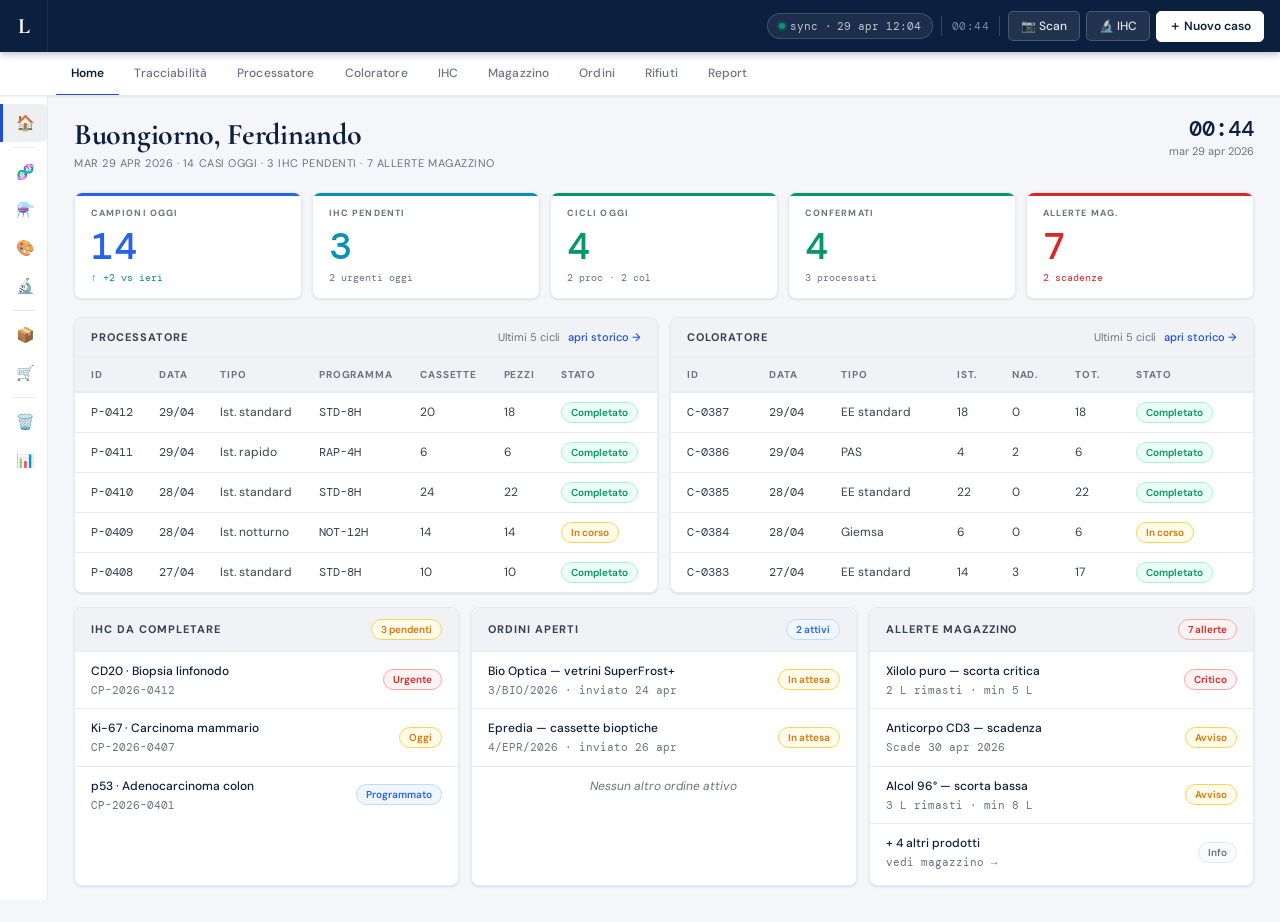
<file: index-v1.html>
<!DOCTYPE html>
<html lang="it">
<head>
  <meta charset="UTF-8">
  <meta name="viewport" content="width=device-width, initial-scale=1.0">
  <title>LupoLab AP — V1</title>
  <link rel="preconnect" href="https://fonts.googleapis.com">
  <link rel="preconnect" href="https://fonts.gstatic.com" crossorigin>
  <link href="https://fonts.googleapis.com/css2?family=Cormorant+Garamond:wght@400;500;600;700&family=DM+Mono:wght@400;500&family=DM+Sans:wght@400;500;600;700&display=swap" rel="stylesheet">
  <style>

/* ══════════════════════════════════════════════
   T1 — CSS FOUNDATION
   Tokens, reset, tipografia, scrollbar, animazioni
   ══════════════════════════════════════════════ */

/* ── TOKENS ── */
:root {
  /* Brand */
  --accent:       #0b1f3e;
  --accent2:      #1d4ed8;
  --accent3:      #1e3a6e;
  --accent-light: rgba(11,31,62,0.07);

  /* Superfici */
  --bg:           #f4f6f9;
  --bg2:          #ffffff;
  --bg3:          #f0f2f6;
  --bg4:          #e4e8f0;

  /* Bordi */
  --border:       #e8eaf0;
  --border2:      #d0d5e0;

  /* Semantici */
  --green:        #059669;
  --green-bg:     #ecfdf5;
  --green-border: #a7f3d0;
  --red:          #dc2626;
  --red-bg:       #fef2f2;
  --red-border:   #fca5a5;
  --yellow:       #d97706;
  --yellow-bg:    #fffbeb;
  --yellow-border:#fcd34d;
  --blue:         #2563eb;
  --blue-bg:      #eff6ff;
  --blue-border:  #bfdbfe;
  --orange:       #ea580c;
  --orange-bg:    #fff7ed;
  --orange-border:#fed7aa;
  --purple:       #7c3aed;
  --purple-bg:    #f5f3ff;
  --purple-border:#ddd6fe;
  --teal:         #0891b2;
  --teal-bg:      #ecfeff;
  --teal-border:  #a5f3fc;
  --gray:         #6b7280;
  --gray-bg:      #f9fafb;
  --gray-border:  #e5e7eb;

  /* Testo */
  --text:         #0b1f3e;
  --text2:        #374151;
  --text3:        #6b7280;
  --text4:        #b0b8c8;

  /* Geometria */
  --r:            8px;
  --r-sm:         5px;
  --r-lg:         12px;
  --r-xl:         16px;

  /* Ombre */
  --shadow-xs:  0 1px 2px rgba(11,31,62,0.06);
  --shadow-sm:  0 1px 3px rgba(11,31,62,0.08), 0 1px 2px rgba(11,31,62,0.04);
  --shadow:     0 4px 12px rgba(11,31,62,0.10), 0 2px 4px rgba(11,31,62,0.06);
  --shadow-lg:  0 16px 40px rgba(11,31,62,0.14), 0 4px 8px rgba(11,31,62,0.08);

  /* Transizioni */
  --ease:       0.14s ease;
}

/* ── RESET ── */
*, *::before, *::after {
  box-sizing: border-box;
  margin: 0;
  padding: 0;
}
html { scroll-behavior: smooth; }
body {
  font-family: 'DM Sans', sans-serif;
  font-size: 14px;
  line-height: 1.5;
  color: var(--text2);
  background: var(--bg);
  min-height: 100vh;
  -webkit-font-smoothing: antialiased;
  -moz-osx-font-smoothing: grayscale;
}
a { text-decoration: none; color: inherit; }
button { font-family: inherit; cursor: pointer; border: none; background: none; }
ul, ol { list-style: none; }
img { display: block; max-width: 100%; }
table { border-collapse: collapse; width: 100%; }

/* ── SCROLLBAR ── */
::-webkit-scrollbar              { width: 5px; height: 5px; }
::-webkit-scrollbar-track        { background: transparent; }
::-webkit-scrollbar-thumb        { background: var(--border2); border-radius: 99px; }
::-webkit-scrollbar-thumb:hover  { background: var(--text3); }
* { scrollbar-width: thin; scrollbar-color: var(--border2) transparent; }

/* ── TIPOGRAFIA ── */
.font-serif  { font-family: 'Cormorant Garamond', serif; }
.font-mono   { font-family: 'DM Mono', monospace; }
.mono        { font-family: 'DM Mono', monospace; font-size: 12px; }

/* ── ANIMAZIONI ── */
@keyframes fadeIn {
  from { opacity: 0; }
  to   { opacity: 1; }
}
@keyframes slideUp {
  from { opacity: 0; transform: translateY(8px); }
  to   { opacity: 1; transform: translateY(0); }
}
@keyframes toastIn {
  from { opacity: 0; transform: translateX(16px); }
  to   { opacity: 1; transform: translateX(0); }
}
@keyframes spin {
  to { transform: rotate(360deg); }
}
@keyframes pulse {
  0%, 100% { opacity: 1; }
  50%       { opacity: 0.45; }
}
@keyframes scanLine {
  0%, 100% { top: 15%; }
  50%       { top: 80%; }
}

/* ── UTILITY ── */
.sr-only {
  position: absolute; width: 1px; height: 1px;
  padding: 0; margin: -1px; overflow: hidden;
  clip: rect(0,0,0,0); white-space: nowrap; border: 0;
}
.truncate { overflow: hidden; text-overflow: ellipsis; white-space: nowrap; }
.hidden   { display: none !important; }

/* ══════════════════════════════════════════════
   T3 — TAB NAV + RAIL SIDEBAR
   ══════════════════════════════════════════════ */

/* ── TAB NAV ── */
.tab-nav {
  grid-column: 1 / -1;
  grid-row: 2;
  height: 44px;
  display: flex;
  align-items: stretch;
  background: var(--bg2);
  border-bottom: 1px solid var(--border);
  padding: 0 16px 0 56px;
  overflow-x: auto;
  scrollbar-width: none;
  position: sticky;
  top: 52px;
  z-index: 190;
  box-shadow: var(--shadow-xs);
}
.tab-nav::-webkit-scrollbar { display: none; }

.tab-item {
  display: flex;
  align-items: center;
  padding: 0 15px;
  height: 44px;
  font-size: 12px;
  font-weight: 500;
  color: var(--text3);
  cursor: pointer;
  border-bottom: 2px solid transparent;
  white-space: nowrap;
  transition: color var(--ease), border-color var(--ease);
  user-select: none;
  flex-shrink: 0;
  letter-spacing: 0.01em;
}
.tab-item:hover { color: var(--text2); }
.tab-item.active {
  color: var(--accent);
  border-bottom-color: var(--accent2);
  font-weight: 600;
}

/* ── RAIL ── */
.rail {
  grid-column: 1;
  grid-row: 3;
  width: 48px;
  background: var(--bg2);
  border-right: 1px solid var(--border);
  display: flex;
  flex-direction: column;
  align-items: center;
  padding: 8px 0;
  position: sticky;
  top: 96px;
  height: calc(100vh - 96px);
  overflow-y: auto;
  scrollbar-width: none;
}
.rail::-webkit-scrollbar { display: none; }

.rail-item {
  position: relative;
  width: 100%;
  height: 38px;
  display: flex;
  align-items: center;
  justify-content: center;
  font-size: 15px;
  color: var(--text3);
  cursor: pointer;
  transition: color var(--ease), background var(--ease);
  border-left: 3px solid transparent;
  border-radius: 0 var(--r-sm) var(--r-sm) 0;
  flex-shrink: 0;
  user-select: none;
}
.rail-item:hover {
  background: var(--bg3);
  color: var(--text2);
}
.rail-item.active {
  background: var(--accent-light);
  color: var(--accent2);
  border-left-color: var(--accent2);
}
/* Tooltip rail */
.rail-item::after {
  content: attr(title);
  position: absolute;
  left: calc(100% + 8px);
  top: 50%;
  transform: translateY(-50%);
  background: var(--accent);
  color: #fff;
  font-family: 'DM Sans', sans-serif;
  font-size: 11px;
  font-weight: 500;
  padding: 4px 9px;
  border-radius: var(--r-sm);
  white-space: nowrap;
  pointer-events: none;
  opacity: 0;
  transition: opacity 0.12s;
  z-index: 300;
  box-shadow: var(--shadow-sm);
}
.rail-item:hover::after { opacity: 1; }

.rail-div {
  width: 24px;
  height: 1px;
  background: var(--border);
  margin: 5px auto;
  flex-shrink: 0;
}

/* ── MAIN CONTENT AREA ── */
.main {
  grid-column: 2;
  grid-row: 3;
  padding: 22px 26px;
  overflow-y: auto;
  min-height: calc(100vh - 96px);
}

/* ══════════════════════════════════════════════
   T4 — KPI STRIP 5-col + GREETING
   ══════════════════════════════════════════════ */

/* ── GREETING ── */
.greeting {
  display: flex;
  align-items: flex-start;
  justify-content: space-between;
  margin-bottom: 20px;
}
.greeting-name {
  font-family: 'Cormorant Garamond', serif;
  font-size: 30px;
  font-weight: 700;
  color: var(--accent);
  letter-spacing: -0.3px;
  line-height: 1.1;
}
.greeting-meta {
  font-size: 11px;
  color: var(--text3);
  margin-top: 4px;
  letter-spacing: 0.05em;
  text-transform: uppercase;
}
.greeting-clock {
  text-align: right;
  flex-shrink: 0;
}
.greeting-clock-time {
  font-family: 'DM Mono', monospace;
  font-size: 22px;
  font-weight: 500;
  color: var(--accent);
  line-height: 1;
}
.greeting-clock-date {
  font-size: 11px;
  color: var(--text3);
  margin-top: 3px;
}

/* ── KPI GRID ── */
.kpi-grid {
  display: grid;
  grid-template-columns: repeat(5, 1fr);
  gap: 10px;
  margin-bottom: 18px;
}

.kpi-card {
  background: var(--bg2);
  border: 1px solid var(--border);
  border-radius: var(--r);
  padding: 14px 16px 13px;
  box-shadow: var(--shadow-sm);
  cursor: pointer;
  transition: box-shadow var(--ease), transform var(--ease);
  position: relative;
  overflow: hidden;
}
.kpi-card:hover {
  box-shadow: var(--shadow);
  transform: translateY(-1px);
}
/* top accent bar */
.kpi-card::before {
  content: '';
  position: absolute;
  top: 0; left: 0; right: 0;
  height: 3px;
  background: var(--accent2);
  border-radius: var(--r) var(--r) 0 0;
}
.kpi-card.k-green::before  { background: var(--green); }
.kpi-card.k-red::before    { background: var(--red); }
.kpi-card.k-yellow::before { background: var(--yellow); }
.kpi-card.k-blue::before   { background: var(--blue); }
.kpi-card.k-teal::before   { background: var(--teal); }

.kpi-lbl {
  font-size: 9px;
  font-weight: 700;
  letter-spacing: 0.12em;
  text-transform: uppercase;
  color: var(--text3);
  margin-bottom: 7px;
}
.kpi-val {
  font-family: 'DM Mono', monospace;
  font-size: 38px;
  font-weight: 500;
  color: var(--accent);
  line-height: 1;
  margin-bottom: 5px;
}
.kpi-val.blue   { color: var(--blue); }
.kpi-val.green  { color: var(--green); }
.kpi-val.red    { color: var(--red); }
.kpi-val.yellow { color: var(--yellow); }
.kpi-val.teal   { color: var(--teal); }

.kpi-delta {
  font-family: 'DM Mono', monospace;
  font-size: 10px;
  color: var(--text3);
}
.kpi-delta.up   { color: var(--green); }
.kpi-delta.down { color: var(--red); }

/* ══════════════════════════════════════════════
   T5 — TABELLE CICLI 7-col
   ══════════════════════════════════════════════ */

/* ── CARD GENERICA ── */
.card {
  background: var(--bg2);
  border: 1px solid var(--border);
  border-radius: var(--r);
  overflow: hidden;
  box-shadow: var(--shadow-sm);
}
.card-header {
  display: flex;
  align-items: center;
  gap: 8px;
  padding: 11px 16px;
  border-bottom: 1px solid var(--border);
  background: var(--bg3);
}
.card-title {
  font-size: 11px;
  font-weight: 700;
  letter-spacing: 0.09em;
  text-transform: uppercase;
  color: var(--text2);
  flex: 1;
}
.card-sub {
  font-size: 11px;
  color: var(--text3);
}
.card-link {
  font-size: 11px;
  color: var(--accent2);
  font-weight: 500;
  cursor: pointer;
  transition: color var(--ease);
  white-space: nowrap;
}
.card-link:hover { color: var(--accent); text-decoration: underline; }

/* ── TABLES GRID (affiancate 2-col) ── */
.tables-grid {
  display: grid;
  grid-template-columns: 1fr 1fr;
  gap: 12px;
  margin-bottom: 14px;
}

/* ── TABELLA ── */
.table-wrap { overflow-x: auto; }

table { width: 100%; border-collapse: collapse; }

thead th {
  text-align: left;
  padding: 9px 12px;
  font-size: 10px;
  font-weight: 700;
  letter-spacing: 0.09em;
  text-transform: uppercase;
  color: var(--text3);
  background: var(--bg3);
  border-bottom: 2px solid var(--border);
  white-space: nowrap;
}
thead th:first-child { padding-left: 16px; }
thead th:last-child  { padding-right: 16px; }

tbody tr {
  border-bottom: 1px solid var(--border);
  transition: background var(--ease);
}
tbody tr:last-child { border-bottom: none; }
tbody tr:hover { background: var(--bg3); }

tbody td {
  padding: 9px 12px;
  font-size: 12px;
  color: var(--text2);
  vertical-align: middle;
  white-space: nowrap;
}
tbody td:first-child { padding-left: 16px; }
tbody td:last-child  { padding-right: 16px; }

/* ── BADGE ── */
.badge {
  display: inline-flex;
  align-items: center;
  padding: 2px 9px;
  border-radius: 999px;
  font-size: 10px;
  font-weight: 600;
  border: 1px solid transparent;
  white-space: nowrap;
}
.badge-green  { background: var(--green-bg);  color: var(--green);  border-color: var(--green-border); }
.badge-red    { background: var(--red-bg);    color: var(--red);    border-color: var(--red-border); }
.badge-yellow { background: var(--yellow-bg); color: var(--yellow); border-color: var(--yellow-border); }
.badge-blue   { background: var(--blue-bg);   color: var(--blue);   border-color: var(--blue-border); }
.badge-orange { background: var(--orange-bg); color: var(--orange); border-color: var(--orange-border); }
.badge-purple { background: var(--purple-bg); color: var(--purple); border-color: var(--purple-border); }
.badge-teal   { background: var(--teal-bg);   color: var(--teal);   border-color: var(--teal-border); }
.badge-gray   { background: var(--gray-bg);   color: var(--gray);   border-color: var(--gray-border); }

/* ══════════════════════════════════════════════
   T6 — BOTTOM 3-col
   ══════════════════════════════════════════════ */

/* ── BOTTOM GRID 3-col ── */
.bottom-grid {
  display: grid;
  grid-template-columns: 1fr 1fr 1fr;
  gap: 12px;
  margin-bottom: 14px;
}

/* ── LIST ITEMS ── */
.list-wrap {
  padding: 0 0 4px;
}
.list-item {
  display: flex;
  align-items: center;
  justify-content: space-between;
  padding: 10px 16px;
  border-bottom: 1px solid var(--border);
  gap: 10px;
  transition: background var(--ease);
}
.list-item:last-child { border-bottom: none; }
.list-item:hover { background: var(--bg3); }
.list-item-empty {
  justify-content: center;
  color: var(--text3);
  font-size: 12px;
  font-style: italic;
}
.list-item-main {
  display: flex;
  flex-direction: column;
  gap: 2px;
  min-width: 0;
}
.list-label {
  font-size: 12px;
  font-weight: 500;
  color: var(--text);
  overflow: hidden;
  text-overflow: ellipsis;
  white-space: nowrap;
}
.list-meta {
  font-size: 11px;
  color: var(--text3);
  font-family: 'DM Mono', monospace;
  overflow: hidden;
  text-overflow: ellipsis;
  white-space: nowrap;
}

/* ══════════════════════════════════════════════
   T7 — UTILITY CSS + RESPONSIVE + PRINT
   ══════════════════════════════════════════════ */

/* ── BOTTONI GENERICI ── */
.btn {
  display: inline-flex;
  align-items: center;
  gap: 5px;
  padding: 7px 14px;
  border-radius: var(--r-sm);
  border: 1px solid var(--border2);
  background: var(--bg2);
  color: var(--text2);
  font-family: 'DM Sans', sans-serif;
  font-size: 12px;
  font-weight: 500;
  cursor: pointer;
  transition: all var(--ease);
  white-space: nowrap;
  box-shadow: var(--shadow-sm);
}
.btn:hover {
  border-color: var(--accent2);
  color: var(--accent2);
  background: var(--blue-bg);
  transform: translateY(-1px);
  box-shadow: var(--shadow);
}
.btn:active  { transform: translateY(0); }
.btn:disabled { opacity: 0.42; cursor: not-allowed; transform: none !important; }

.btn-primary { background: var(--blue); border-color: var(--blue); color: #fff; font-weight: 600; }
.btn-primary:hover { background: #1d4ed8; border-color: #1d4ed8; color: #fff; }
.btn-ok      { background: var(--green-bg);  border-color: var(--green-border); color: var(--green); }
.btn-ok:hover { background: #d1fae5; }
.btn-warn    { background: var(--yellow-bg); border-color: var(--yellow-border); color: var(--yellow); }
.btn-warn:hover { background: #fef3c7; }
.btn-danger  { background: var(--red-bg);    border-color: var(--red-border);   color: var(--red); }
.btn-danger:hover { background: #fee2e2; }
.btn-sm      { padding: 5px 11px; font-size: 11px; }

/* ── FORM ── */
.form-grid { display: grid; grid-template-columns: 1fr 1fr; gap: 12px; }
.fg        { display: flex; flex-direction: column; gap: 4px; }
.fg.full   { grid-column: 1 / -1; }
label {
  font-size: 10px; font-weight: 700;
  letter-spacing: 0.08em; text-transform: uppercase;
  color: var(--text3);
}
input[type=text], input[type=number], input[type=date],
input[type=time], input[type=email], select, textarea {
  width: 100%; padding: 8px 11px;
  border: 1.5px solid var(--border2); border-radius: var(--r-sm);
  background: var(--bg2); color: var(--text);
  font-family: 'DM Sans', sans-serif; font-size: 13px;
  transition: border-color var(--ease), box-shadow var(--ease);
  outline: none;
}
input:focus, select:focus, textarea:focus {
  border-color: var(--accent2);
  box-shadow: 0 0 0 3px rgba(29,78,216,0.10);
}
input::placeholder { color: var(--text4); }
textarea { resize: vertical; min-height: 60px; }
select { appearance: none; cursor: pointer; }

/* ── TOAST ── */
#toast-container {
  position: fixed; bottom: 18px; right: 18px;
  z-index: 9999;
  display: flex; flex-direction: column; gap: 7px;
}
.toast {
  padding: 11px 15px; border-radius: var(--r);
  font-size: 13px; font-weight: 500;
  box-shadow: var(--shadow-lg);
  animation: toastIn 0.2s ease;
  display: flex; align-items: center; gap: 8px;
  min-width: 220px; border: 1px solid transparent;
}
.toast.success { background: var(--green-bg);  color: var(--green);  border-color: var(--green-border); }
.toast.error   { background: var(--red-bg);    color: var(--red);    border-color: var(--red-border); }
.toast.info    { background: var(--blue-bg);   color: var(--blue);   border-color: var(--blue-border); }
.toast.warn    { background: var(--yellow-bg); color: var(--yellow); border-color: var(--yellow-border); }

/* ── MODAL ── */
.modal-overlay {
  position: fixed; inset: 0;
  background: rgba(11,31,62,0.45);
  display: flex; align-items: center; justify-content: center;
  z-index: 1000;
  opacity: 0; pointer-events: none;
  transition: opacity 0.18s;
  backdrop-filter: blur(3px);
}
.modal-overlay.open { opacity: 1; pointer-events: all; }
.modal {
  background: var(--bg2); border-radius: var(--r-lg);
  padding: 24px; box-shadow: var(--shadow-lg);
  max-height: 90vh; overflow-y: auto;
  width: 480px; max-width: 95vw;
  border: 1px solid var(--border);
  transform: translateY(8px);
  transition: transform 0.18s;
}
.modal-overlay.open .modal { transform: translateY(0); }
.modal-title {
  font-family: 'Cormorant Garamond', serif;
  font-size: 20px; font-weight: 700;
  color: var(--accent); margin-bottom: 18px;
}
.modal-footer {
  display: flex; gap: 8px; justify-content: flex-end;
  margin-top: 18px; padding-top: 14px;
  border-top: 1px solid var(--border);
}

/* ── PROGRESS BAR ── */
.prog-wrap { display: flex; align-items: center; gap: 8px; }
.prog-bar  { flex: 1; height: 5px; background: var(--bg4); border-radius: 99px; overflow: hidden; }
.prog-fill { height: 100%; border-radius: 99px; transition: width 0.3s; }
.prog-pct  { font-size: 11px; color: var(--text3); font-family: 'DM Mono', monospace; min-width: 32px; text-align: right; }

/* ── EMPTY STATE ── */
.empty {
  text-align: center; padding: 32px 16px;
  color: var(--text3); font-size: 13px;
}
.empty-icon { font-size: 28px; margin-bottom: 8px; }

/* ── PREVIEW BADGE ── */
.preview-watermark {
  display: inline-flex; align-items: center; gap: 8px;
  margin-bottom: 16px; padding: 4px 12px;
  background: rgba(29,78,216,0.07);
  border: 1px solid rgba(29,78,216,0.18);
  border-radius: 999px;
}
.preview-watermark-label {
  font-size: 9px; font-weight: 700;
  letter-spacing: 0.11em; text-transform: uppercase;
  color: var(--accent2);
}
.preview-watermark-sub { font-size: 9px; color: var(--text3); }

/* ── RESPONSIVE ── */
@media (max-width: 1100px) {
  .tables-grid  { grid-template-columns: 1fr; }
  .bottom-grid  { grid-template-columns: 1fr 1fr; }
}
@media (max-width: 900px) {
  .kpi-grid     { grid-template-columns: repeat(3, 1fr); }
  .bottom-grid  { grid-template-columns: 1fr; }
  .main         { padding: 14px; }
  .tab-nav      { padding-left: 16px; }
}
@media (max-width: 600px) {
  .kpi-grid     { grid-template-columns: 1fr 1fr; }
  .kpi-val      { font-size: 28px; }
  .app-shell    { grid-template-columns: 0 1fr; }
  .rail         { display: none; }
  .tab-nav      { padding-left: 12px; }
  .greeting-name { font-size: 22px; }
}

/* ── PRINT ── */
@media print {
  .app-header, .tab-nav, .rail, .btn, .btn-hdr { display: none !important; }
  .main { padding: 0; }
  body  { background: #fff; }
  .card { box-shadow: none; border: 1px solid #ccc; }
}

/* ── VISTE ── */
.view         { display: none; }
.view.active  { display: block; }

/* ══════════════════════════════════════════════
   T2 — LAYOUT SHELL + HEADER
   ══════════════════════════════════════════════ */

/* ── APP SHELL GRID ── */
.app-shell {
  display: grid;
  grid-template-rows: 52px 44px 1fr;
  grid-template-columns: 48px 1fr;
  min-height: 100vh;
}

/* ── HEADER ── */
.app-header {
  grid-column: 1 / -1;
  grid-row: 1;
  height: 52px;
  background: var(--accent);
  display: flex;
  align-items: center;
  justify-content: space-between;
  padding: 0 16px 0 0;
  position: sticky;
  top: 0;
  z-index: 200;
  box-shadow: 0 2px 8px rgba(11,31,62,0.30);
}

/* Logo */
.logo {
  width: 48px;
  height: 52px;
  display: flex;
  align-items: center;
  justify-content: center;
  flex-shrink: 0;
  cursor: pointer;
  border-right: 1px solid rgba(255,255,255,0.08);
}
.logo-mark {
  font-family: 'Cormorant Garamond', serif;
  font-size: 22px;
  font-weight: 700;
  color: #fff;
  letter-spacing: -0.5px;
  line-height: 1;
  user-select: none;
}

/* Centro header */
.hdr-center {
  flex: 1;
  padding: 0 12px;
}

/* Azioni header */
.hdr-act {
  display: flex;
  align-items: center;
  gap: 6px;
}

/* Chip sync */
.sync-chip {
  display: flex;
  align-items: center;
  gap: 5px;
  padding: 4px 11px;
  border-radius: 999px;
  border: 1px solid rgba(255,255,255,0.16);
  background: rgba(255,255,255,0.07);
  font-family: 'DM Mono', monospace;
  font-size: 11px;
  color: rgba(255,255,255,0.72);
  cursor: pointer;
  transition: background var(--ease);
  user-select: none;
}
.sync-chip:hover { background: rgba(255,255,255,0.14); }
.sync-dot {
  width: 6px; height: 6px;
  border-radius: 50%;
  background: var(--green);
  flex-shrink: 0;
  box-shadow: 0 0 0 2px rgba(5,150,105,0.25);
}
.sync-dot.offline { background: var(--yellow); box-shadow: 0 0 0 2px rgba(217,119,6,0.25); }

/* Separatore header */
.hdr-sep {
  width: 1px; height: 20px;
  background: rgba(255,255,255,0.16);
  flex-shrink: 0;
  margin: 0 2px;
}

/* Orario header */
.hdr-time {
  font-family: 'DM Mono', monospace;
  font-size: 11px;
  color: rgba(255,255,255,0.48);
  letter-spacing: 0.04em;
  padding: 0 2px;
}

/* Bottoni header */
.btn-hdr {
  display: inline-flex;
  align-items: center;
  gap: 5px;
  padding: 6px 12px;
  border-radius: var(--r-sm);
  border: 1px solid rgba(255,255,255,0.18);
  background: rgba(255,255,255,0.09);
  color: rgba(255,255,255,0.88);
  font-family: 'DM Sans', sans-serif;
  font-size: 12px;
  font-weight: 500;
  cursor: pointer;
  transition: background var(--ease);
  white-space: nowrap;
}
.btn-hdr:hover { background: rgba(255,255,255,0.18); color: #fff; }
.btn-hdr.primary {
  background: #fff;
  color: var(--accent);
  border-color: #fff;
  font-weight: 600;
}
.btn-hdr.primary:hover { background: #e8f0fe; }

  </style>
</head>
<body>

  <div class="app-shell">

    <!-- ── HEADER ── -->
    <header class="app-header">
      <div class="logo" title="LupoLab AP">
        <span class="logo-mark">L</span>
      </div>
      <div class="hdr-center"></div>
      <div class="hdr-act">
        <div class="sync-chip">
          <span class="sync-dot"></span>
          sync · <span id="sync-time">29 apr 12:04</span>
        </div>
        <div class="hdr-sep"></div>
        <span class="hdr-time" id="live-time">--:--</span>
        <div class="hdr-sep"></div>
        <button class="btn-hdr">📷 Scan</button>
        <button class="btn-hdr">🔬 IHC</button>
        <button class="btn-hdr primary">＋ Nuovo caso</button>
      </div>
    </header>

    <!-- ── TAB NAV ── -->
    <nav class="tab-nav" id="tab-nav">
      <div class="tab-item active" data-tab="home">Home</div>
      <div class="tab-item" data-tab="tracciabilita">Tracciabilità</div>
      <div class="tab-item" data-tab="processatore">Processatore</div>
      <div class="tab-item" data-tab="coloratore">Coloratore</div>
      <div class="tab-item" data-tab="ihc">IHC</div>
      <div class="tab-item" data-tab="magazzino">Magazzino</div>
      <div class="tab-item" data-tab="ordini">Ordini</div>
      <div class="tab-item" data-tab="rifiuti">Rifiuti</div>
      <div class="tab-item" data-tab="report">Report</div>
    </nav>

    <!-- ── RAIL ── -->
    <aside class="rail" id="rail">
      <div class="rail-item active" title="Home" data-tab="home">🏠</div>
      <div class="rail-div"></div>
      <div class="rail-item" title="Tracciabilità" data-tab="tracciabilita">🧬</div>
      <div class="rail-item" title="Processatore"  data-tab="processatore">⚗️</div>
      <div class="rail-item" title="Coloratore"    data-tab="coloratore">🎨</div>
      <div class="rail-item" title="IHC"           data-tab="ihc">🔬</div>
      <div class="rail-div"></div>
      <div class="rail-item" title="Magazzino"     data-tab="magazzino">📦</div>
      <div class="rail-item" title="Ordini"        data-tab="ordini">🛒</div>
      <div class="rail-div"></div>
      <div class="rail-item" title="Rifiuti"       data-tab="rifiuti">🗑️</div>
      <div class="rail-item" title="Report"        data-tab="report">📊</div>
    </aside>

    <!-- ── MAIN ── -->
    <main class="main" id="main-content">

      <!-- GREETING -->
      <div class="greeting">
        <div>
          <div class="greeting-name">Buongiorno, Ferdinando</div>
          <div class="greeting-meta">mar 29 apr 2026 · 14 casi oggi · 3 IHC pendenti · 7 allerte magazzino</div>
        </div>
        <div class="greeting-clock">
          <div class="greeting-clock-time" id="clock-main">--:--</div>
          <div class="greeting-clock-date">mar 29 apr 2026</div>
        </div>
      </div>

      <!-- KPI STRIP 5-col -->
      <div class="kpi-grid">
        <div class="kpi-card k-blue">
          <div class="kpi-lbl">Campioni oggi</div>
          <div class="kpi-val blue">14</div>
          <div class="kpi-delta up">↑ +2 vs ieri</div>
        </div>
        <div class="kpi-card k-teal">
          <div class="kpi-lbl">IHC pendenti</div>
          <div class="kpi-val teal">3</div>
          <div class="kpi-delta">2 urgenti oggi</div>
        </div>
        <div class="kpi-card k-green">
          <div class="kpi-lbl">Cicli oggi</div>
          <div class="kpi-val green">4</div>
          <div class="kpi-delta">2 proc · 2 col</div>
        </div>
        <div class="kpi-card k-green">
          <div class="kpi-lbl">Confermati</div>
          <div class="kpi-val green">4</div>
          <div class="kpi-delta">3 processati</div>
        </div>
        <div class="kpi-card k-red">
          <div class="kpi-lbl">Allerte mag.</div>
          <div class="kpi-val red">7</div>
          <div class="kpi-delta down">2 scadenze</div>
        </div>
      </div>

      <!-- TABELLE CICLI 7-col affiancate -->
      <div class="tables-grid">

        <!-- PROCESSATORE — 7 col: ID · Data · Tipo · Programma · Cassette · Pezzi · Stato -->
        <div class="card">
          <div class="card-header">
            <span class="card-title">Processatore</span>
            <span class="card-sub">Ultimi 5 cicli</span>
            <span class="card-link">apri storico →</span>
          </div>
          <div class="table-wrap">
            <table>
              <thead>
                <tr>
                  <th>ID</th>
                  <th>Data</th>
                  <th>Tipo</th>
                  <th>Programma</th>
                  <th>Cassette</th>
                  <th>Pezzi</th>
                  <th>Stato</th>
                </tr>
              </thead>
              <tbody>
                <tr>
                  <td class="mono">P-0412</td>
                  <td class="mono">29/04</td>
                  <td>Ist. standard</td>
                  <td class="mono">STD-8H</td>
                  <td>20</td>
                  <td>18</td>
                  <td><span class="badge badge-green">Completato</span></td>
                </tr>
                <tr>
                  <td class="mono">P-0411</td>
                  <td class="mono">29/04</td>
                  <td>Ist. rapido</td>
                  <td class="mono">RAP-4H</td>
                  <td>6</td>
                  <td>6</td>
                  <td><span class="badge badge-green">Completato</span></td>
                </tr>
                <tr>
                  <td class="mono">P-0410</td>
                  <td class="mono">28/04</td>
                  <td>Ist. standard</td>
                  <td class="mono">STD-8H</td>
                  <td>24</td>
                  <td>22</td>
                  <td><span class="badge badge-green">Completato</span></td>
                </tr>
                <tr>
                  <td class="mono">P-0409</td>
                  <td class="mono">28/04</td>
                  <td>Ist. notturno</td>
                  <td class="mono">NOT-12H</td>
                  <td>14</td>
                  <td>14</td>
                  <td><span class="badge badge-yellow">In corso</span></td>
                </tr>
                <tr>
                  <td class="mono">P-0408</td>
                  <td class="mono">27/04</td>
                  <td>Ist. standard</td>
                  <td class="mono">STD-8H</td>
                  <td>10</td>
                  <td>10</td>
                  <td><span class="badge badge-green">Completato</span></td>
                </tr>
              </tbody>
            </table>
          </div>
        </div>

        <!-- COLORATORE — 7 col: ID · Data · Tipo · Ist. · Nad. · Tot. · Stato -->
        <div class="card">
          <div class="card-header">
            <span class="card-title">Coloratore</span>
            <span class="card-sub">Ultimi 5 cicli</span>
            <span class="card-link">apri storico →</span>
          </div>
          <div class="table-wrap">
            <table>
              <thead>
                <tr>
                  <th>ID</th>
                  <th>Data</th>
                  <th>Tipo</th>
                  <th>Ist.</th>
                  <th>Nad.</th>
                  <th>Tot.</th>
                  <th>Stato</th>
                </tr>
              </thead>
              <tbody>
                <tr>
                  <td class="mono">C-0387</td>
                  <td class="mono">29/04</td>
                  <td>EE standard</td>
                  <td>18</td>
                  <td>0</td>
                  <td>18</td>
                  <td><span class="badge badge-green">Completato</span></td>
                </tr>
                <tr>
                  <td class="mono">C-0386</td>
                  <td class="mono">29/04</td>
                  <td>PAS</td>
                  <td>4</td>
                  <td>2</td>
                  <td>6</td>
                  <td><span class="badge badge-green">Completato</span></td>
                </tr>
                <tr>
                  <td class="mono">C-0385</td>
                  <td class="mono">28/04</td>
                  <td>EE standard</td>
                  <td>22</td>
                  <td>0</td>
                  <td>22</td>
                  <td><span class="badge badge-green">Completato</span></td>
                </tr>
                <tr>
                  <td class="mono">C-0384</td>
                  <td class="mono">28/04</td>
                  <td>Giemsa</td>
                  <td>6</td>
                  <td>0</td>
                  <td>6</td>
                  <td><span class="badge badge-yellow">In corso</span></td>
                </tr>
                <tr>
                  <td class="mono">C-0383</td>
                  <td class="mono">27/04</td>
                  <td>EE standard</td>
                  <td>14</td>
                  <td>3</td>
                  <td>17</td>
                  <td><span class="badge badge-green">Completato</span></td>
                </tr>
              </tbody>
            </table>
          </div>
        </div>

      </div><!-- /tables-grid -->

      <!-- BOTTOM 3-col -->
      <div class="bottom-grid">

        <!-- IHC DA COMPLETARE -->
        <div class="card">
          <div class="card-header">
            <span class="card-title">IHC da completare</span>
            <span class="badge badge-yellow">3 pendenti</span>
          </div>
          <div class="list-wrap">
            <div class="list-item">
              <div class="list-item-main">
                <span class="list-label">CD20 · Biopsia linfonodo</span>
                <span class="list-meta">CP-2026-0412</span>
              </div>
              <span class="badge badge-red">Urgente</span>
            </div>
            <div class="list-item">
              <div class="list-item-main">
                <span class="list-label">Ki-67 · Carcinoma mammario</span>
                <span class="list-meta">CP-2026-0407</span>
              </div>
              <span class="badge badge-yellow">Oggi</span>
            </div>
            <div class="list-item">
              <div class="list-item-main">
                <span class="list-label">p53 · Adenocarcinoma colon</span>
                <span class="list-meta">CP-2026-0401</span>
              </div>
              <span class="badge badge-blue">Programmato</span>
            </div>
          </div>
        </div>

        <!-- ORDINI APERTI -->
        <div class="card">
          <div class="card-header">
            <span class="card-title">Ordini aperti</span>
            <span class="badge badge-blue">2 attivi</span>
          </div>
          <div class="list-wrap">
            <div class="list-item">
              <div class="list-item-main">
                <span class="list-label">Bio Optica — vetrini SuperFrost+</span>
                <span class="list-meta">3/BIO/2026 · inviato 24 apr</span>
              </div>
              <span class="badge badge-yellow">In attesa</span>
            </div>
            <div class="list-item">
              <div class="list-item-main">
                <span class="list-label">Epredia — cassette bioptiche</span>
                <span class="list-meta">4/EPR/2026 · inviato 26 apr</span>
              </div>
              <span class="badge badge-yellow">In attesa</span>
            </div>
            <div class="list-item list-item-empty">
              Nessun altro ordine attivo
            </div>
          </div>
        </div>

        <!-- ALLERTE MAGAZZINO -->
        <div class="card">
          <div class="card-header">
            <span class="card-title">Allerte magazzino</span>
            <span class="badge badge-red">7 allerte</span>
          </div>
          <div class="list-wrap">
            <div class="list-item">
              <div class="list-item-main">
                <span class="list-label">Xilolo puro — scorta critica</span>
                <span class="list-meta">2 L rimasti · min 5 L</span>
              </div>
              <span class="badge badge-red">Critico</span>
            </div>
            <div class="list-item">
              <div class="list-item-main">
                <span class="list-label">Anticorpo CD3 — scadenza</span>
                <span class="list-meta">Scade 30 apr 2026</span>
              </div>
              <span class="badge badge-yellow">Avviso</span>
            </div>
            <div class="list-item">
              <div class="list-item-main">
                <span class="list-label">Alcol 96° — scorta bassa</span>
                <span class="list-meta">3 L rimasti · min 8 L</span>
              </div>
              <span class="badge badge-yellow">Avviso</span>
            </div>
            <div class="list-item">
              <div class="list-item-main">
                <span class="list-label">+ 4 altri prodotti</span>
                <span class="list-meta">vedi magazzino →</span>
              </div>
              <span class="badge badge-gray">Info</span>
            </div>
          </div>
        </div>

      </div><!-- /bottom-grid -->

    </main>

  </div><!-- /app-shell -->

  <!-- TOAST CONTAINER -->
  <div id="toast-container"></div>

  <script>
  // FIX [UI/UX]: live clock — aggiorna ogni 30s
  function updateClock() {
    const now = new Date();
    const hhmm = now.toLocaleTimeString('it-IT', { hour: '2-digit', minute: '2-digit' });
    const el = document.getElementById('live-time');
    const el2 = document.getElementById('clock-main');
    if (el)  el.textContent  = hhmm;
    if (el2) el2.textContent = hhmm;
  }
  updateClock();
  setInterval(updateClock, 30000);

  // FIX [UI/UX]: tab nav + rail sincronizzati via data-tab
  function activateTab(tab) {
    document.querySelectorAll('.tab-item').forEach(t => {
      t.classList.toggle('active', t.dataset.tab === tab);
    });
    document.querySelectorAll('.rail-item').forEach(r => {
      r.classList.toggle('active', r.dataset.tab === tab);
    });
    document.querySelectorAll('.view').forEach(v => {
      v.classList.toggle('active', v.dataset.view === tab);
    });
  }

  document.querySelectorAll('.tab-item').forEach(t => {
    t.addEventListener('click', () => activateTab(t.dataset.tab));
  });
  document.querySelectorAll('.rail-item').forEach(r => {
    r.addEventListener('click', () => activateTab(r.dataset.tab));
  });

  // FIX [UI/UX]: toast helper
  function showToast(msg, type = 'info', duration = 3000) {
    const icons = { success: '✓', error: '✕', info: 'ℹ', warn: '⚠' };
    const c = document.getElementById('toast-container');
    if (!c) return;
    const t = document.createElement('div');
    t.className = `toast ${type}`;
    t.innerHTML = `<span>${icons[type] || 'ℹ'}</span><span>${msg}</span>`;
    c.appendChild(t);
    setTimeout(() => t.remove(), duration);
  }
  </script>

</body>
</html>
</file>
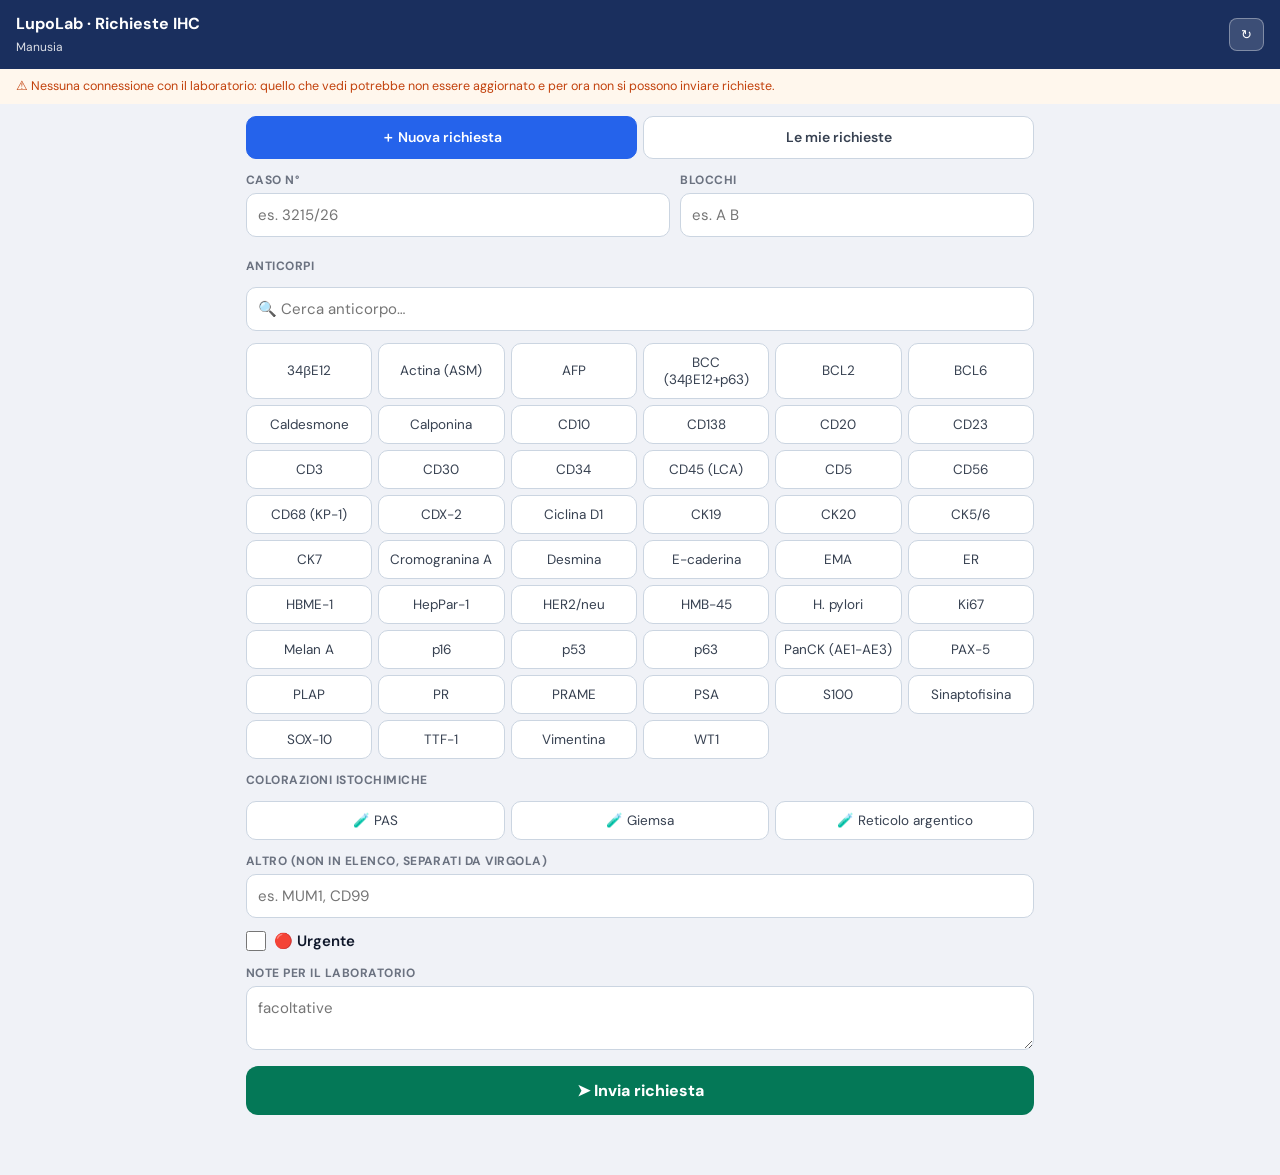
<file: patologo.html>
<!DOCTYPE html>
<html lang="it">
<head>
<meta charset="UTF-8">
<meta name="viewport" content="width=device-width,initial-scale=1">
<meta name="apple-mobile-web-app-capable" content="yes">
<meta name="theme-color" content="#1a2f5e">
<title>Richieste IHC · LupoLab</title>
<link rel="preconnect" href="https://fonts.googleapis.com">
<link rel="preconnect" href="https://fonts.gstatic.com" crossorigin>
<link href="https://fonts.googleapis.com/css2?family=DM+Sans:wght@400;500;600;700;800&family=DM+Mono:wght@400;500&display=swap" rel="stylesheet">
<!--
  LupoLab · RICHIESTE IHC DEL PATOLOGO — file separato dal gestionale (index.html)
  Legge e scrive SOLO la tabella ihc_requests dello stesso database Supabase.
  Il gestionale vede le richieste con il badge "🆕 dal patologo"; questa pagina si aggiorna da sola
  con l'avanzamento del laboratorio (anticorpi spuntati / corsa eseguita).
  Portale di UNA sola patologa: Manusia. Vede le richieste a suo nome (anche quelle registrate dal laboratorio).
  Dati sul dispositivo: solo pat_visto, pat_cache (prefisso diverso dal gestionale).
-->
<style>
:root{
  --accent:#1a2f5e;--accent2:#2563eb;--bg:#f0f2f7;--surface:#fff;--bg3:#f6f8fc;
  --border:#e2e8f0;--border2:#cbd5e1;--border-faint:#eef2f7;
  --text:#0f172a;--text2:#374151;--text3:#6b7280;
  --green:#047857;--green-bg:#ecfdf5;--green-bd:#a7f3d0;
  --red:#b91c1c;--red-bg:#fef2f2;--yellow:#b45309;
  --blue:#1d4ed8;--blue-bg:#eff6ff;--orange:#c2410c;--orange-bg:#fff7ed;
}
*,*::before,*::after{box-sizing:border-box;margin:0;padding:0}
body{font-family:'DM Sans',sans-serif;font-size:14px;line-height:1.5;color:var(--text2);background:var(--bg);min-height:100vh;-webkit-font-smoothing:antialiased}
button{font-family:inherit;cursor:pointer}
.pat-top{position:sticky;top:0;z-index:5;display:flex;justify-content:space-between;align-items:center;gap:10px;padding:12px 16px;padding-top:max(12px,env(safe-area-inset-top));background:var(--accent);color:#fff}
.pat-top b{font-size:16px;display:block}.pat-top span{font-size:12px;opacity:.85}
.pat-top-r button{background:rgba(255,255,255,.15);color:#fff;border:1px solid rgba(255,255,255,.35);border-radius:8px;padding:7px 11px;font-size:13px}
.pat-avv{background:var(--orange-bg);color:var(--orange);font-size:12.5px;padding:8px 16px}
.pat-tabs{display:flex;gap:6px;padding:12px 16px 0;max-width:820px;margin:0 auto}
.pat-tabs button{flex:1;padding:11px 8px;border:1px solid var(--border2);background:var(--surface);border-radius:10px;font-size:14px;font-weight:600;color:var(--text2)}
.pat-tabs button.on{background:var(--accent2);border-color:var(--accent2);color:#fff}
.pat-tabs i{font-style:normal;display:inline-block;min-width:18px;padding:0 5px;border-radius:9px;background:rgba(0,0,0,.18);font-size:11px;margin-left:4px}
.pat-tabs i.g{background:var(--green);color:#fff}
.pat-main{max-width:820px;margin:0 auto;padding:12px 16px 60px}
.pat-form{display:flex;flex-direction:column;gap:12px}
.pat-row2{display:grid;grid-template-columns:minmax(0,1.2fr) minmax(0,1fr);gap:10px}
.pat-row2 label,.pat-row2 input{min-width:0;width:100%}
.pat-form label{display:flex;flex-direction:column;gap:4px;font-size:12px;font-weight:700;color:var(--text3);text-transform:uppercase;letter-spacing:.04em}
.pat-form input,.pat-form textarea,.pat-cerca{padding:11px;border:1px solid var(--border2);border-radius:10px;font-size:15px;font-family:inherit;background:var(--surface);color:var(--text);text-transform:none;letter-spacing:0;font-weight:400;width:100%}
.pat-lbl{font-size:12px;font-weight:700;color:var(--text3);text-transform:uppercase;letter-spacing:.04em;display:flex;justify-content:space-between}
.pat-lbl span{color:var(--accent2);text-transform:none}
.pat-ab{display:grid;grid-template-columns:repeat(auto-fill,minmax(112px,1fr));gap:6px}
.pat-chip{padding:10px 6px;border:1px solid var(--border2);border-radius:10px;background:var(--surface);color:var(--text2);font-size:13.5px;user-select:none;-webkit-user-select:none}
.pat-chip.on{background:var(--accent2);border-color:var(--accent2);color:#fff;font-weight:700}
.pat-chip.nasc{display:none}
.pat-chip.sp.on{background:#6d28d9;border-color:#6d28d9}
.pat-sp{display:grid;grid-template-columns:repeat(3,minmax(0,1fr));gap:6px}
.pat-hint{font-size:12.5px;color:var(--accent2);margin-top:-4px;font-weight:600}
.pat-abr .n .ico{margin-right:4px}
.pat-form .pat-check{flex-direction:row;align-items:center;gap:8px;font-size:15px;text-transform:none;letter-spacing:0;color:var(--text);font-weight:600}
.pat-check input{width:20px;height:20px}
.pat-btns{display:flex;gap:8px;margin-top:4px}
.pat-invia{flex:1;padding:14px;border:0;border-radius:12px;background:var(--green);color:#fff;font-size:16px;font-weight:800}
.pat-invia:disabled{opacity:.6}
.pat-sec{padding:14px 16px;border:1px solid var(--border2);border-radius:12px;background:var(--surface);color:var(--text2);font-size:14px}
.pat-filtri{display:flex;gap:6px;flex-wrap:wrap;margin-bottom:10px}
.pat-filtri button{padding:7px 12px;border:1px solid var(--border2);border-radius:18px;background:var(--surface);font-size:13px;color:var(--text2)}
.pat-filtri button.on{background:var(--accent);border-color:var(--accent);color:#fff}
.pat-vuoto{padding:30px;text-align:center;color:var(--text3)}
.pat-card{background:var(--surface);border:1px solid var(--border);border-left:4px solid var(--blue);border-radius:12px;padding:11px 13px;margin-bottom:10px}
.pat-card.corso{border-left-color:var(--orange)}.pat-card.fatta{border-left-color:var(--green)}
.pat-card.nov{box-shadow:0 0 0 2px var(--green-bd)}
.pat-card-h{display:flex;gap:8px;align-items:center;flex-wrap:wrap}
.pat-card-h b{font-family:'DM Mono',monospace;font-size:15px;color:var(--text)}
.pat-urg{font-size:10.5px;font-weight:700;color:#fff;background:var(--red);border-radius:5px;padding:1px 6px}
.pat-nov{font-size:10.5px;font-weight:700;color:#fff;background:var(--green);border-radius:5px;padding:1px 6px}
.pat-st{margin-left:auto;font-size:11.5px;font-weight:700;border-radius:6px;padding:2px 8px;background:var(--blue-bg);color:var(--blue)}
.pat-st.corso{background:var(--orange-bg);color:var(--orange)}.pat-st.fatta{background:var(--green-bg);color:var(--green)}
.pat-card-d{font-size:11.5px;color:var(--text3);margin:3px 0 6px}
.pat-rip{font-size:12px;color:var(--orange);margin:-2px 0 6px}
.pat-bar{height:5px;border-radius:3px;background:var(--bg3);overflow:hidden;margin:2px 0 6px}
.pat-bar i{display:block;height:100%;background:var(--orange);border-radius:3px}
.pat-card.fatta .pat-bar i{background:var(--green)}
.pat-abr{display:flex;align-items:center;gap:8px;padding:4px 0;font-size:14px;border-top:1px solid var(--border-faint)}
.pat-abr .n{flex:1;color:var(--text2)}.pat-abr.fatto .n{color:var(--text);font-weight:600}
.pat-abr .s{font-size:11.5px;color:var(--text3);white-space:nowrap}
.pat-abr.fatto .s{color:var(--green);font-weight:700}
.pat-card-n{font-size:12.5px;color:var(--text2);margin-top:6px}
.pat-card-a{display:flex;gap:8px;margin-top:8px}
.pat-card-a button{padding:8px 12px;border:1px solid var(--border2);border-radius:8px;background:var(--surface);font-size:13px}
.pat-card-a button.del{color:var(--red)}
.toast-container{position:fixed;bottom:calc(20px + env(safe-area-inset-bottom));left:50%;transform:translateX(-50%);z-index:2000;display:flex;flex-direction:column;gap:8px;pointer-events:none;align-items:center;width:max-content;max-width:92vw}
.toast{background:var(--accent);color:#fff;padding:10px 20px;border-radius:8px;font-size:13px;font-weight:500;opacity:0;transform:translateY(20px);transition:opacity .25s,transform .25s;box-shadow:0 6px 20px rgba(0,0,0,.18)}
.toast.show{opacity:1;transform:translateY(0)}
.toast.t-success{background:var(--green)}.toast.t-error{background:var(--red)}.toast.t-warn{background:var(--yellow)}
</style>
</head>
<body>
<div id="app"></div>
<div id="toast-container" class="toast-container"></div>
<script>
'use strict';
// ── stesso database del gestionale ──
const SUPA_URL='https://vaxiuupqxdrgpldgweuw.supabase.co';
const SUPA_KEY='sb_publishable_mWRTRNJwcIRcEIYLtJqJ5A_YvdM9iYH';
const TAB='ihc_requests';
// chiavi sul dispositivo: prefisso pat_ (il gestionale usa ls_*)
const K_VISTO='pat_visto', K_CACHE='pat_cache';
// unica utente del portale: le sue richieste hanno questo nome nel campo Patologo
const PATOLOGO='Manusia';

// Anticorpi del modulo di richiesta IHC-01
// Colorazioni istochimiche richiedibili (nel gestionale restano nella richiesta ma non vanno sul BenchMark)
const SPECIALI=['PAS','Giemsa','Reticolo argentico'];
const SPECIALI_RE=/^(d-?pas|pas\b|giemsa|reticol|argent|grocott|alcian|masson|tricromic|ziehl|gram\b|perls|congo|rosso congo|van gieson|orceina|weigert|mucicarmin|warthin|von kossa)/i;
const IHC_MODULO_AB=['34βE12','Actina (ASM)','AFP','BCC (34βE12+p63)','BCL2','BCL6','Caldesmone','Calponina','CD10','CD138','CD20','CD23','CD3','CD30','CD34','CD45 (LCA)','CD5','CD56','CD68 (KP-1)','CDX-2','Ciclina D1','CK19','CK20','CK5/6','CK7','Cromogranina A','Desmina','E-caderina','EMA','ER','HBME-1','HepPar-1','HER2/neu','HMB-45','H. pylori','Ki67','Melan A','p16','p53','p63','PanCK (AE1-AE3)','PAX-5','PLAP','PR','PRAME','PSA','S100','Sinaptofisina','SOX-10','TTF-1','Vimentina','WT1'];

// ── utilità ──
const esc=s=>String(s==null?'':s).replace(/[&<>"']/g,c=>({'&':'&amp;','<':'&lt;','>':'&gt;','"':'&quot;',"'":'&#39;'}[c]));
const genId=()=>Date.now().toString(36)+Math.random().toString(36).slice(2,6);
function oggi(){ const d=new Date(); return d.getFullYear()+'-'+String(d.getMonth()+1).padStart(2,'0')+'-'+String(d.getDate()).padStart(2,'0'); }
function fmtDate(ds){ if(!ds) return '—'; const [y,m,d]=String(ds).slice(0,10).split('-'); return d+'/'+m+'/'+y; }
function leggi(k,def){ try{ const v=localStorage.getItem(k); return v==null?def:JSON.parse(v); }catch(e){ return def; } }
function scrivi(k,v){ try{ if(v==null) localStorage.removeItem(k); else localStorage.setItem(k,JSON.stringify(v)); }catch(e){} }
function toast(msg,type){
  const c=document.getElementById('toast-container'); const t=document.createElement('div');
  t.className='toast t-'+(type||'info'); t.textContent=msg; c.appendChild(t);
  requestAnimationFrame(()=>t.classList.add('show'));
  setTimeout(()=>{ t.classList.remove('show'); setTimeout(()=>t.remove(),300); }, type==='error'?6000:3500);
}
// blocchi scritti dalla patologa → uno per richiesta ("A, B" · "A1 A2" · "1 2")
function parseBlocchi(str){ return String(str||'').toUpperCase().split(/[\s,;+]+/).map(x=>x.trim()).filter(Boolean).filter((x,i,a)=>a.indexOf(x)===i); }
function parseAb(str){ return String(str||'').split(/[,\n]+/).map(s=>s.trim()).filter(Boolean); }

// ── database ──
async function api(method, query, body){
  const headers={'apikey':SUPA_KEY,'Authorization':'Bearer '+SUPA_KEY,'Content-Type':'application/json'};
  if(method!=='GET') headers['Prefer']='return=minimal';
  const res=await fetch(SUPA_URL+'/rest/v1/'+TAB+query,{method, headers, body:body?JSON.stringify(body):undefined});
  const raw=await res.text();
  if(!res.ok){
    if(/column|PGRST204|42703/i.test(raw)) throw new Error('Nel database manca una colonna delle richieste: avvisa il laboratorio.');
    throw new Error('Errore del database ('+res.status+')');
  }
  return raw ? JSON.parse(raw) : true;
}
let _lista=leggi(K_CACHE,[])||[], _online=true, _caricando=false;
async function carica(){
  if(_caricando) return; _caricando=true;
  try{
    let tutte=[], off=0;
    for(;;){ const rows=await api('GET','?select=*&patologo=ilike.*'+encodeURIComponent(PATOLOGO)+'*&order=data_richiesta.desc.nullslast,id.desc&limit=1000&offset='+off);
      tutte=tutte.concat(rows); if(rows.length<1000 || tutte.length>=5000) break; off+=1000; }
    _lista=tutte; _online=true;
    scrivi(K_CACHE, _mie(tutte).slice(0,150));   // offline si vedono le ultime
  }catch(e){ _online=false; }
  finally{ _caricando=false; }
}
async function rileggi(id){ const r=await api('GET','?select=*&id=eq.'+encodeURIComponent(id)); return Array.isArray(r)?r[0]:null; }

// ── nome della patologa ──
function nome(){ return PATOLOGO; }
// "Dott. Mario Rossi", "dr rossi", "Rossi" → stesso patologo
function normNome(n){ return String(n||'').toLowerCase().replace(/\b(dott|dr|prof)(\.?ssa|essa)?\.?(?=\s|$)/g,' ').replace(/[^a-zàèéìòù' ]/g,' ').replace(/\s+/g,' ').trim(); }
function stessoNome(a,b){
  const x=normNome(a), y=normNome(b); if(!x||!y) return false; if(x===y) return true;
  const tx=x.split(' ').filter(t=>t.length>1), ty=y.split(' ').filter(t=>t.length>1);
  const [corto,lungo]=tx.length<=ty.length?[tx,ty]:[ty,tx];
  return corto.length>0 && corto.every(t=>lungo.includes(t));
}
function _mie(arr){ const n=nome(); return n ? (arr||_lista).filter(r=>stessoNome(r.patologo,n)) : []; }

// ── stato letto dall'avanzamento del laboratorio ──
function stato(r){
  const items=parseAb(r.anticorpo); const done=(Array.isArray(r.anticorpi_done)?r.anticorpi_done:[]).filter(x=>items.includes(x));
  if(r.stato==='completata' || (items.length && done.length===items.length)) return {k:'fatta', t:'✓ Pronta', done, items};
  if(done.length || r.stato==='in_lavorazione') return {k:'corso', t:'In lavorazione · '+done.length+'/'+items.length, done, items};
  if(r.creato_da==='patologo' && !r.visto_lab) return {k:'attesa', t:'Inviata', done, items};
  return {k:'attesa', t:'Presa in carico', done, items};
}
function firma(r){ const s=stato(r); return s.k+'|'+s.done.join(',')+'|'+(r.anticorpo||'')+'|'+(r.visto_lab?1:0); }
function cambiate(mie){
  let visto=leggi(K_VISTO,null);
  if(!visto || typeof visto!=='object'){ visto={}; mie.forEach(r=>{ visto[r.id]=firma(r); }); scrivi(K_VISTO,visto); return new Set(); }
  const ch=new Set();
  mie.forEach(r=>{ const f=firma(r);
    if(!(r.id in visto)){ if(r.creato_da!=='patologo') ch.add(r.id); }
    else if(visto[r.id]!==f) ch.add(r.id); });
  return ch;
}
function segnaViste(mie){ const v={}; mie.forEach(r=>{ v[r.id]=firma(r); }); scrivi(K_VISTO,v); }

// ── interfaccia ──
let _tab='nuova', _sel=new Set(), _edit=null, _filtro='aperte', _q='', _novita=new Set(), _invio=false;
function occupato(){ const a=document.activeElement; return a && /INPUT|TEXTAREA|SELECT/.test(a.tagName); }
function render(){
  const box=document.getElementById('app'); const n=nome();
  const top=`<header class="pat-top"><div><b>LupoLab · Richieste IHC</b><span>${esc(n)}</span></div>
    <div class="pat-top-r"><button type="button" onclick="aggiorna()" title="Aggiorna">↻</button></div></header>
    ${_online?'':'<div class="pat-avv">⚠ Nessuna connessione con il laboratorio: quello che vedi potrebbe non essere aggiornato e per ora non si possono inviare richieste.</div>'}`;
  const mie=_mie();
  const ch=cambiate(mie);
  if(_tab==='mie'){ ch.forEach(id=>_novita.add(id)); segnaViste(mie); }
  const nAperte=mie.filter(r=>stato(r).k!=='fatta').length;
  let h=top+`<nav class="pat-tabs"><button type="button" class="${_tab==='nuova'?'on':''}" onclick="tab('nuova')">${_edit?'✏️ Modifica richiesta':'＋ Nuova richiesta'}</button>
      <button type="button" class="${_tab==='mie'?'on':''}" onclick="tab('mie')">Le mie richieste${nAperte?' <i>'+nAperte+'</i>':''}${_tab!=='mie'&&ch.size?' <i class="g" title="aggiornate dal laboratorio">'+ch.size+' nuov'+(ch.size===1?'a':'e')+'</i>':''}</button></nav>
    <main class="pat-main">`;
  h+=_tab==='nuova' ? htmlNuova() : htmlMie(mie);
  box.innerHTML=h+'</main>';
}
function tab(t){ if(t!=='mie') _novita=new Set(); _tab=t; if(t==='mie' && _edit){ _edit=null; _sel=new Set(); } render(); window.scrollTo(0,0); }
async function aggiorna(){ toast('Aggiornamento…','info'); await carica(); render(); if(!_online) toast('Nessuna connessione','warn'); }

function htmlNuova(){
  const r=_edit ? _lista.find(x=>x.id===_edit) : null;
  const val=id=>(document.getElementById(id)||{}).value||'';
  const caso=r ? String(r.campione_id||'').split(/\s+/)[0] : val('pat-caso');
  const blocchi=r ? String(r.campione_id||'').split(/\s+/).slice(1).join(' ') : val('pat-blocchi');
  const urg=r ? r.priorita==='urgente' : !!(document.getElementById('pat-urg')||{}).checked;
  const note=r ? (r.note_pat||'') : val('pat-note');
  const altri=[..._sel].filter(a=>!IHC_MODULO_AB.includes(a) && !SPECIALI.includes(a));
  const q=_q.trim().toLowerCase();
  return `<form class="pat-form" onsubmit="event.preventDefault();invia()">
    <div class="pat-row2">
      <label>Caso n°<input id="pat-caso" autocomplete="off" placeholder="es. 3215/26" value="${esc(caso)}"></label>
      <label>Blocchi<input id="pat-blocchi" autocomplete="off" placeholder="es. A B" value="${esc(blocchi)}" oninput="blocchiHint()"></label>
    </div>
    <div class="pat-hint" id="pat-bl-hint">${htmlBlocchiHint(blocchi)}</div>
    <div class="pat-lbl">Anticorpi <span id="pat-n">${testoScelti()}</span></div>
    <input id="pat-cerca" class="pat-cerca" placeholder="🔍 Cerca anticorpo…" value="${esc(_q)}" oninput="cerca(this.value)" autocomplete="off">
    <div class="pat-ab" id="pat-ab">${IHC_MODULO_AB.map(a=>`<button type="button" class="pat-chip${_sel.has(a)?' on':''}${q&&!a.toLowerCase().includes(q)?' nasc':''}" data-a="${esc(a)}" onclick="chip(this)">${esc(a)}</button>`).join('')}</div>
    <div class="pat-lbl">Colorazioni istochimiche</div>
    <div class="pat-sp">${SPECIALI.map(a=>`<button type="button" class="pat-chip sp${_sel.has(a)?' on':''}" data-a="${esc(a)}" onclick="chip(this)">🧪 ${esc(a)}</button>`).join('')}</div>
    <label>Altro (non in elenco, separati da virgola)<input id="pat-altro" autocomplete="off" placeholder="es. MUM1, CD99" value="${esc(altri.join(', '))}"></label>
    <label class="pat-check"><input type="checkbox" id="pat-urg" ${urg?'checked':''}> 🔴 Urgente</label>
    <label>Note per il laboratorio<textarea id="pat-note" rows="2" placeholder="facoltative">${esc(note)}</textarea></label>
    <div class="pat-btns"><button type="submit" class="pat-invia" ${_invio?'disabled':''}>${_edit?'✓ Salva modifiche':'➤ Invia richiesta'}</button>
      ${_edit?'<button type="button" class="pat-sec" onclick="annullaModifica()">Annulla</button>':(_sel.size?'<button type="button" class="pat-sec" onclick="svuota()">Svuota</button>':'')}</div>
  </form>`;
}
function cerca(v){ _q=v; const q=v.trim().toLowerCase(); document.querySelectorAll('#pat-ab .pat-chip').forEach(b=>b.classList.toggle('nasc', !!q && !b.dataset.a.toLowerCase().includes(q))); }
function testoScelti(){ const nA=[..._sel].filter(a=>!SPECIALI.includes(a)).length, nS=_sel.size-nA;
  return [nA?nA+' scelt'+(nA===1?'o':'i'):'', nS?nS+' istochimic'+(nS===1?'a':'he'):''].filter(Boolean).join(' + '); }
function chip(b){ const a=b.dataset.a; if(_sel.has(a)) _sel.delete(a); else _sel.add(a); b.classList.toggle('on',_sel.has(a));
  const n=document.getElementById('pat-n'); if(n) n.textContent=testoScelti(); }
function htmlBlocchiHint(v){ const b=parseBlocchi(v); return b.length>1 ? '→ '+b.length+' richieste separate, una per blocco ('+b.map(esc).join(', ')+')' : ''; }
function blocchiHint(){ const h=document.getElementById('pat-bl-hint'); if(h) h.innerHTML=htmlBlocchiHint(document.getElementById('pat-blocchi').value); }
function svuota(){ _sel=new Set(); render(); }
function annullaModifica(){ _edit=null; _sel=new Set(); _tab='mie'; render(); }

async function invia(){
  if(_invio) return;
  const n=nome(); if(!n){ render(); return; }
  const val=id=>(document.getElementById(id)||{}).value||'';
  const caso=val('pat-caso').trim().toUpperCase().replace(/\s+/g,'');
  const blocchi=parseBlocchi(val('pat-blocchi'));   // un blocco = una richiesta (conta giusta dei vetrini)
  const altri=val('pat-altro').split(/[,;\n]+/).map(x=>x.trim()).filter(Boolean);
  const urg=!!(document.getElementById('pat-urg')||{}).checked;
  const note=val('pat-note').trim();
  const ab=[...IHC_MODULO_AB.filter(a=>_sel.has(a)), ...altri.filter(a=>!IHC_MODULO_AB.includes(a) && !SPECIALI.includes(a)), ...SPECIALI.filter(a=>_sel.has(a))];
  if(!caso){ toast('Scrivi il numero del caso','error'); document.getElementById('pat-caso').focus(); return; }
  if(!/^\d{1,6}\/\d{2}/.test(caso) && !confirm('Il numero del caso "'+caso+'" non ha la forma solita (es. 3215/26). Inviare lo stesso?')) return;
  if(!ab.length){ toast('Scegli almeno un anticorpo o una colorazione','error'); return; }
  const campioni=blocchi.length ? blocchi.map(b=>caso+' '+b) : [caso]; const now=new Date().toISOString();
  const nuovaRic=(campione_id)=>({id:genId(), campione_id, patologo:n, anticorpo:ab.join(', '), anticorpi_done:[],
    priorita:urg?'urgente':'normale', stato:'da_fare', data_richiesta:oggi(), data_completamento:null,
    note_pat:note, creato_da:'patologo', visto_lab:false, creato:now, modificato:now});
  _invio=true;
  try{
    if(_edit){
      const r=await rileggi(_edit);
      if(!r){ toast('La richiesta non esiste più','error'); _edit=null; await carica(); render(); return; }
      if(stato(r).k!=='attesa'){ toast('Il laboratorio ha già iniziato: la richiesta non si può più modificare','error'); _edit=null; await carica(); render(); return; }
      await api('PATCH','?id=eq.'+encodeURIComponent(_edit),{campione_id:campioni[0], anticorpo:ab.join(', '), priorita:urg?'urgente':'normale', note_pat:note, visto_lab:false, modificato:now});
      if(campioni.length>1) await api('POST','',campioni.slice(1).map(nuovaRic));   // blocchi aggiunti → richieste nuove
    } else {
      const gia=_lista.find(x=>String(x.campione_id||'').split(/\s+/)[0]===caso && stato(x).k!=='fatta');
      if(gia && !confirm('Per il caso '+caso+' c\'è già una richiesta aperta ('+gia.anticorpo+'). Inviarne un\'altra?')){ return; }
      await api('POST','',campioni.map(nuovaRic));
    }
    toast(_edit?(campioni.length>1?'Richiesta aggiornata + '+(campioni.length-1)+' nuov'+(campioni.length===2?'a':'e')+' per gli altri blocchi':'Richiesta aggiornata')
      :(campioni.length>1?campioni.length+' richieste inviate: '+campioni.join(' · '):'Richiesta inviata: '+campioni[0]),'success');
    _edit=null; _sel=new Set(); _q='';
    ['pat-caso','pat-blocchi','pat-altro','pat-note'].forEach(i=>{ const e=document.getElementById(i); if(e) e.value=''; });
    await carica(); _tab='mie'; render(); window.scrollTo(0,0);
  }catch(e){
    toast(/fetch|network|load/i.test(String(e.message))?'Nessuna connessione: la richiesta NON è stata inviata, riprova':e.message,'error');
  }finally{ _invio=false; const b=document.querySelector('.pat-invia'); if(b) b.disabled=false; }
}

function htmlMie(mie){
  let lista=mie.slice().sort((a,b)=>String(b.data_richiesta||b.creato||'').localeCompare(String(a.data_richiesta||a.creato||'')) || String(b.creato||'').localeCompare(String(a.creato||'')));
  if(_filtro==='aperte') lista=lista.filter(r=>stato(r).k!=='fatta' || _novita.has(r.id));
  else if(_filtro==='fatte') lista=lista.filter(r=>stato(r).k==='fatta');
  let h=`<div class="pat-filtri">${[['aperte','In corso'],['fatte','Pronte'],['tutte','Tutte']].map(([k,t])=>`<button type="button" class="${_filtro===k?'on':''}" onclick="_filtro='${k}';render()">${t}</button>`).join('')}</div>`;
  if(!lista.length) return h+'<div class="pat-vuoto">Nessuna richiesta qui.</div>';
  return h+lista.slice(0,80).map(r=>{
    const st=stato(r); const rid=esc(r.id); const cons=(r.consumi&&typeof r.consumi==='object')?r.consumi:{};
    const modificabile=st.k==='attesa' && r.creato_da==='patologo';
    const nov=_novita.has(r.id);
    const perc=st.items.length?Math.round(100*st.done.length/st.items.length):0;
    return `<div class="pat-card ${st.k}${nov?' nov':''}">
      <div class="pat-card-h"><b>${esc(r.campione_id||'—')}</b>${r.priorita==='urgente'?'<span class="pat-urg">urgente</span>':''}${nov?'<span class="pat-nov">aggiornata</span>':''}<span class="pat-st ${st.k}">${st.t}</span></div>
      <div class="pat-card-d">richiesta del ${esc(fmtDate(r.data_richiesta))}${st.k==='fatta'&&r.data_completamento?' · pronta il '+esc(fmtDate(r.data_completamento)):''}${r.creato_da==='patologo'?'':' · registrata dal laboratorio'}</div>
      ${r.ripetizione_di?`<div class="pat-rip">↻ Ripetizione${r.ripeti_motivo?': '+esc(String(r.ripeti_motivo).split(' — ')[0]):''}</div>`:''}
      ${st.k!=='attesa'?`<div class="pat-bar"><i style="width:${st.k==='fatta'?100:perc}%"></i></div>`:''}
      <div>${st.items.map(it=>{ const fatto=st.done.includes(it)||st.k==='fatta'; const ts=cons[it]&&cons[it].ts;
        return `<div class="pat-abr${fatto?' fatto':''}"><span class="n">${SPECIALI_RE.test(it)?'<span class="ico">🧪</span>':''}${esc(it)}</span><span class="s">${fatto?'✓ pronto'+(ts?' '+esc(fmtDate(ts)):''):'da fare'}</span></div>`; }).join('')}</div>
      ${r.note_pat?`<div class="pat-card-n">📝 ${esc(r.note_pat)}</div>`:''}
      ${modificabile?`<div class="pat-card-a"><button type="button" onclick="modifica('${rid}')">✏️ Modifica</button><button type="button" class="del" onclick="elimina('${rid}')">Annulla richiesta</button></div>`:''}
    </div>`; }).join('');
}
function modifica(id){ const r=_lista.find(x=>x.id===id); if(!r) return; _edit=id; _sel=new Set(parseAb(r.anticorpo)); _tab='nuova'; render(); window.scrollTo(0,0); }
async function elimina(id){
  const r=_lista.find(x=>x.id===id); if(!r) return;
  if(!confirm('Annullare la richiesta per '+r.campione_id+'?')) return;
  try{
    const cur=await rileggi(id);
    if(cur && stato(cur).k!=='attesa'){ toast('Il laboratorio ha già iniziato: non si può più annullare','error'); await carica(); render(); return; }
    if(cur) await api('DELETE','?id=eq.'+encodeURIComponent(id));
    toast('Richiesta annullata','info'); await carica(); render();
  }catch(e){ toast('Nessuna connessione: la richiesta non è stata annullata','error'); }
}

// ── avvio e aggiornamento automatico ──
(async()=>{
  render();
  await carica(); render();
  setInterval(async()=>{ if(document.visibilityState!=='visible' || occupato() || _invio) return; await carica(); if(!occupato()) render(); }, 60000);
  document.addEventListener('visibilitychange', async()=>{ if(document.visibilityState==='visible' && !occupato()){ await carica(); render(); } });
})();
</script>
</body>
</html>
</file>
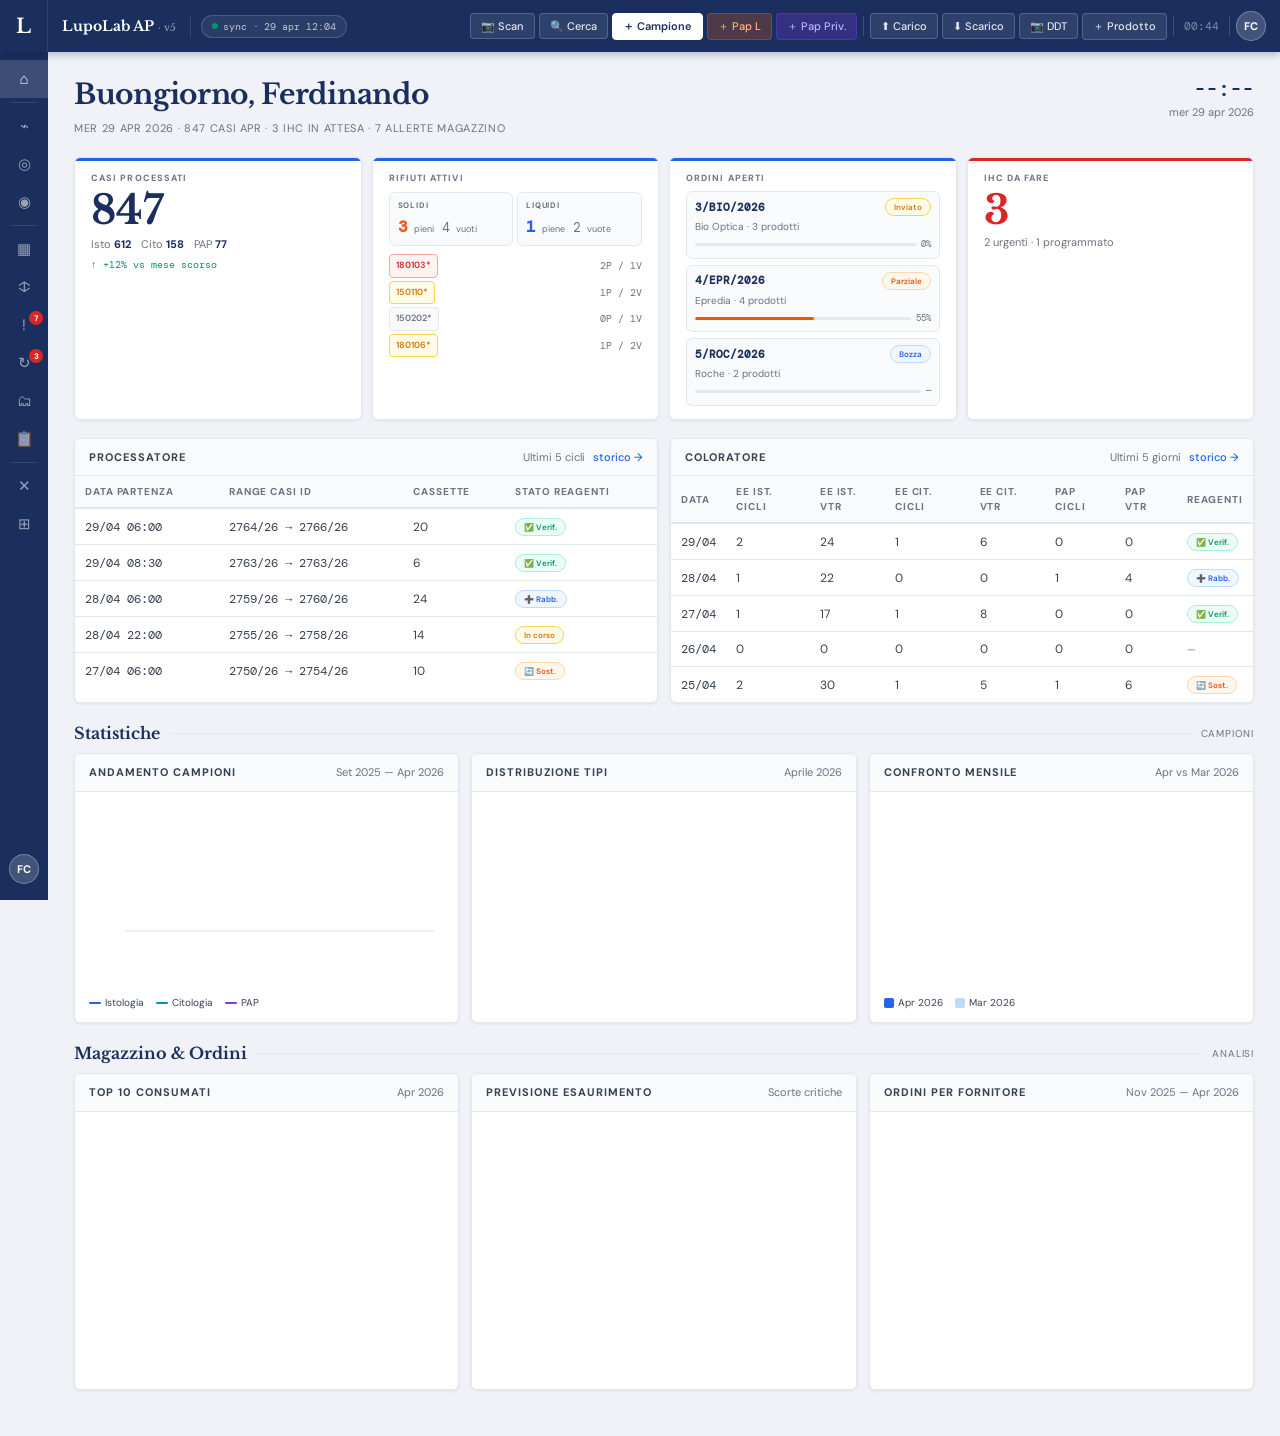
<file: preview.html>
<!DOCTYPE html>
<html lang="it">
<head>
<meta charset="UTF-8">
<meta name="viewport" content="width=device-width,initial-scale=1">
<title>LupoLab AP · v5</title>
<link rel="preconnect" href="https://fonts.googleapis.com">
<link rel="preconnect" href="https://fonts.gstatic.com" crossorigin>
<link href="https://fonts.googleapis.com/css2?family=Libre+Baskerville:ital,wght@0,400;0,700;1,400&family=DM+Sans:wght@400;500;600&family=DM+Mono:wght@400;500&display=swap" rel="stylesheet">
<style>
:root {
  --accent:   #1a2f5e;
  --accent2:  #2563eb;
  --accent-hi:rgba(255,255,255,.15);
  --bg:       #f0f2f7;
  --surface:  #ffffff;
  --border:   #e2e8f0;
  --border2:  #cbd5e1;
  --text:     #0f172a;
  --text2:    #374151;
  --text3:    #6b7280;
  --text4:    #b0bec5;
  --green:    #059669; --green-bg:#ecfdf5; --green-bd:#a7f3d0;
  --red:      #dc2626; --red-bg:  #fef2f2; --red-bd:  #fca5a5;
  --yellow:   #d97706; --yellow-bg:#fffbeb;--yellow-bd:#fcd34d;
  --blue:     #2563eb; --blue-bg: #eff6ff; --blue-bd: #bfdbfe;
  --orange:   #ea580c; --orange-bg:#fff7ed;--orange-bd:#fed7aa;
  --purple:   #7c3aed; --purple-bg:#f5f3ff;--purple-bd:#ddd6fe;
  --teal:     #0891b2; --teal-bg: #ecfeff; --teal-bd: #a5f3fc;
  --bg2:      #ffffff;
  --bg3:      #f7f9fc;
  --r:6px; --r-sm:4px; --r-lg:10px;
  --sh-sm:0 1px 3px rgba(15,23,42,.08);
  --sh:    0 4px 12px rgba(15,23,42,.10);
  --shadow-lg:0 10px 25px -3px rgba(0,0,0,.08),0 4px 10px -4px rgba(0,0,0,.05);
}
*,*::before,*::after{box-sizing:border-box;margin:0;padding:0}
html{scroll-behavior:smooth}
body{font-family:'DM Sans',sans-serif;font-size:14px;line-height:1.5;
  color:var(--text2);background:var(--bg);min-height:100vh;
  -webkit-font-smoothing:antialiased}
a{text-decoration:none;color:inherit}
button{font-family:inherit;cursor:pointer;border:none;background:none}
::-webkit-scrollbar{width:5px;height:5px}
::-webkit-scrollbar-track{background:transparent}
::-webkit-scrollbar-thumb{background:var(--border2);border-radius:99px}

/* LAYOUT */
.app{display:grid;grid-template-rows:52px 1fr;
  grid-template-columns:48px 1fr;min-height:100vh}

/* HEADER */
.hdr{grid-column:1/-1;grid-row:1;height:52px;
  background:var(--accent);display:flex;align-items:center;
  padding:0 14px 0 0;position:sticky;top:0;z-index:200;
  box-shadow:0 2px 8px rgba(15,23,42,.30)}
.hdr-logo{width:48px;height:52px;display:flex;align-items:center;
  justify-content:center;flex-shrink:0;
  border-right:1px solid rgba(255,255,255,.10)}
.hdr-logo span{font-family:'Libre Baskerville',serif;font-size:20px;
  font-weight:700;color:#fff;letter-spacing:-.5px}
.hdr-brand{font-family:'Libre Baskerville',serif;font-size:14px;
  font-weight:700;color:#fff;padding:0 14px;white-space:nowrap;
  border-right:1px solid rgba(255,255,255,.12);margin-right:10px}
.hdr-brand span{font-size:10px;font-weight:400;opacity:.55;margin-left:4px}
.sync-chip{display:flex;align-items:center;gap:5px;padding:3px 10px;
  border-radius:999px;border:1px solid rgba(255,255,255,.16);
  background:rgba(255,255,255,.07);font-family:'DM Mono',monospace;
  font-size:10px;color:rgba(255,255,255,.70);cursor:pointer;white-space:nowrap}
.sync-dot{width:6px;height:6px;border-radius:50%;background:var(--green);flex-shrink:0}
.hdr-gap{flex:1}
.hdr-btns{display:flex;align-items:center;gap:4px}
.hbtn{padding:5px 10px;border-radius:var(--r-sm);
  border:1px solid rgba(255,255,255,.18);background:rgba(255,255,255,.09);
  color:rgba(255,255,255,.88);font-size:11px;font-weight:500;
  transition:background .13s;white-space:nowrap}
.hbtn:hover{background:rgba(255,255,255,.20)}
.hbtn.primary{background:#fff;color:var(--accent);border-color:#fff;font-weight:600}
.hbtn.primary:hover{background:#e8f0fe}
.hbtn.pap-l{background:rgba(234,88,12,.25);border-color:rgba(234,88,12,.40);color:#fdba74}
.hbtn.pap-p{background:rgba(124,58,237,.25);border-color:rgba(124,58,237,.40);color:#c4b5fd}
.hdr-sep{width:1px;height:20px;background:rgba(255,255,255,.16);margin:0 2px}
.hdr-time{font-family:'DM Mono',monospace;font-size:11px;
  color:rgba(255,255,255,.45);padding:0 4px}
.fc-btn{width:30px;height:30px;border-radius:50%;background:rgba(255,255,255,.18);
  border:1px solid rgba(255,255,255,.28);color:#fff;font-size:11px;
  font-weight:700;display:flex;align-items:center;justify-content:center;
  cursor:pointer;flex-shrink:0;transition:background .13s}
.fc-btn:hover{background:rgba(255,255,255,.30)}

/* RAIL */
.rail{grid-column:1;grid-row:2;width:48px;background:var(--accent);
  display:flex;flex-direction:column;align-items:center;
  padding:8px 0;position:sticky;top:52px;
  height:calc(100vh - 52px);overflow-y:auto;scrollbar-width:none}
.rail::-webkit-scrollbar{display:none}
.rail-item{position:relative;width:100%;height:38px;display:flex;
  align-items:center;justify-content:center;font-size:15px;
  color:rgba(255,255,255,.55);cursor:pointer;
  transition:color .12s,background .12s;flex-shrink:0;user-select:none}
.rail-item:hover{background:rgba(255,255,255,.10);color:rgba(255,255,255,.90)}
.rail-item.active{background:var(--accent-hi);color:#fff}
.rail-item::after{content:attr(title);position:absolute;left:calc(100% + 8px);
  top:50%;transform:translateY(-50%);background:#0f172a;color:#fff;
  font-family:'DM Sans',sans-serif;font-size:11px;font-weight:500;
  padding:4px 9px;border-radius:var(--r-sm);white-space:nowrap;
  pointer-events:none;opacity:0;transition:opacity .12s;z-index:300;
  box-shadow:var(--sh-sm)}
.rail-item:hover::after{opacity:1}
.rail-badge{position:absolute;top:5px;right:5px;min-width:14px;height:14px;
  background:var(--red);color:#fff;border-radius:999px;font-size:8px;
  font-weight:700;display:flex;align-items:center;justify-content:center;
  padding:0 3px;pointer-events:none}
.rail-div{width:28px;height:1px;background:rgba(255,255,255,.12);margin:4px auto}
.rail-bottom{flex:1}
.rail-avatar{width:30px;height:30px;border-radius:50%;
  background:rgba(255,255,255,.18);border:1px solid rgba(255,255,255,.28);
  color:#fff;font-size:11px;font-weight:700;display:flex;
  align-items:center;justify-content:center;cursor:pointer;
  transition:background .12s;margin-bottom:8px}
.rail-avatar:hover{background:rgba(255,255,255,.30)}

/* MAIN */
.main{grid-column:2;grid-row:2;padding:22px 26px;
  overflow-y:auto;min-height:calc(100vh - 52px)}
.view{display:none}.view.active{display:block}

/* CARD */
.card{background:var(--surface);border:1px solid var(--border);border-radius:var(--r);overflow:hidden;box-shadow:var(--sh-sm)}
.card-hdr{display:flex;align-items:center;gap:8px;padding:10px 14px;border-bottom:1px solid var(--border);background:#f8fafc}
.card-title{font-size:11px;font-weight:700;letter-spacing:.09em;text-transform:uppercase;color:var(--text2);flex:1}
.card-sub{font-size:11px;color:var(--text3)}
.card-lnk{font-size:11px;color:var(--accent2);font-weight:500;cursor:pointer;white-space:nowrap}
.card-lnk:hover{text-decoration:underline}

/* KPI */
.kpi-card{background:var(--surface);border:1px solid var(--border);border-radius:var(--r);padding:14px 16px 13px;box-shadow:var(--sh-sm);position:relative;overflow:hidden;cursor:pointer;transition:box-shadow .13s,transform .13s}
.kpi-card:hover{box-shadow:var(--sh);transform:translateY(-1px)}
.kpi-card::before{content:'';position:absolute;top:0;left:0;right:0;height:3px;background:var(--accent2);border-radius:var(--r) var(--r) 0 0}
.kpi-card.k-red::before{background:var(--red)}
.kpi-lbl{font-size:9px;font-weight:700;letter-spacing:.12em;text-transform:uppercase;color:var(--text3);margin-bottom:5px}
.kpi-val{font-family:'Libre Baskerville',serif;font-size:40px;font-weight:700;color:var(--accent);line-height:1;margin-bottom:4px}
.kpi-val.red{color:var(--red)}.kpi-val.blue{color:var(--blue)}
.kpi-delta{font-family:'DM Mono',monospace;font-size:10px;color:var(--text3);margin-top:4px}
.kpi-delta.up{color:var(--green)}

/* CER chips */
.cer-chip{padding:4px 6px;border-radius:var(--r-sm);font-size:10px;font-weight:600;display:flex;justify-content:space-between;gap:4px}
.cer-chip.red{background:var(--red-bg);color:var(--red);border:1px solid var(--red-bd)}
.cer-chip.yellow{background:var(--yellow-bg);color:var(--yellow);border:1px solid var(--yellow-bd)}
.cer-chip.gray{background:#f9fafb;color:#6b7280;border:1px solid #e5e7eb}

/* TABELLE */
.tbl{width:100%;border-collapse:collapse}
.tbl thead th{text-align:left;padding:8px 10px;font-size:10px;font-weight:700;letter-spacing:.09em;text-transform:uppercase;color:var(--text3);background:#f8fafc;border-bottom:2px solid var(--border)}
.tbl tbody tr{border-bottom:1px solid var(--border);transition:background .10s}
.tbl tbody tr:last-child{border-bottom:none}
.tbl tbody tr:hover{background:#f8fafc}
.tbl tbody td{padding:8px 10px;font-size:12px;color:var(--text2);vertical-align:middle;white-space:nowrap}
.mono{font-family:'DM Mono',monospace;font-size:11px}
.exp-arrow{cursor:pointer;color:var(--text3);font-size:10px;padding-right:4px;transition:transform .15s;width:18px}
.expandable:hover .exp-arrow{color:var(--accent2)}
.exp-row{background:#f0f4ff !important}
.exp-row.hidden{display:none}
.exp-body{padding:10px 14px;font-size:12px;color:var(--text2);line-height:1.8}
.note-warn{display:inline-block;background:var(--yellow-bg);color:var(--yellow);padding:2px 8px;border-radius:var(--r-sm);font-size:11px;font-weight:500;border:1px solid var(--yellow-bd)}
.note-ok{display:inline-block;color:var(--text3);font-size:11px}

/* BADGE */
.badge{display:inline-flex;align-items:center;padding:2px 8px;border-radius:999px;font-size:10px;font-weight:600;border:1px solid transparent;white-space:nowrap}
.bg-green{background:var(--green-bg);color:var(--green);border-color:var(--green-bd)}
.bg-red{background:var(--red-bg);color:var(--red);border-color:var(--red-bd)}
.bg-yellow{background:var(--yellow-bg);color:var(--yellow);border-color:var(--yellow-bd)}
.bg-blue{background:var(--blue-bg);color:var(--blue);border-color:var(--blue-bd)}
.bg-orange{background:var(--orange-bg);color:var(--orange);border-color:var(--orange-bd)}
.bg-purple{background:var(--purple-bg);color:var(--purple);border-color:var(--purple-bd)}
.bg-teal{background:var(--teal-bg);color:var(--teal);border-color:var(--teal-bd)}

/* PAGE HEADER */
.pg-hdr{display:flex;align-items:center;justify-content:space-between;margin-bottom:18px}
.pg-title{font-family:'Libre Baskerville',serif;font-size:22px;font-weight:700;color:var(--accent)}

/* CONTATORI */
.cnt-card{background:var(--surface);border:1px solid var(--border);border-radius:var(--r);padding:12px 14px;box-shadow:var(--sh-sm)}
.cnt-lbl{font-size:9px;font-weight:700;letter-spacing:.11em;text-transform:uppercase;color:var(--text3);margin-bottom:4px}
.cnt-val{font-family:'Libre Baskerville',serif;font-size:28px;font-weight:700;line-height:1}

/* FILTRI CHIP */
.filter-bar{display:flex;gap:5px;margin-bottom:12px;flex-wrap:wrap;align-items:center}
.chip{padding:5px 13px;border-radius:999px;border:1.5px solid var(--border2);background:var(--surface);color:var(--text2);cursor:pointer;font-size:12px;font-weight:500;transition:all .12s;font-family:'DM Sans',sans-serif}
.chip:hover{border-color:var(--accent2);color:var(--accent2)}
.chip.active{background:var(--accent);color:#fff;border-color:var(--accent);font-weight:600}

/* BOTTONI PAGINA */
.hbtn2{padding:6px 13px;border-radius:var(--r-sm);border:1.5px solid var(--border2);background:var(--surface);color:var(--text2);font-size:12px;font-weight:500;cursor:pointer;transition:all .13s;font-family:'DM Sans',sans-serif;white-space:nowrap}
.hbtn2:hover{border-color:var(--accent2);color:var(--accent2)}
.hbtn2.primary{background:var(--blue);border-color:var(--blue);color:#fff;font-weight:600}
.hbtn2.primary:hover{background:#1d4ed8;border-color:#1d4ed8}
.hbtn2.pap-l{background:var(--orange-bg);border-color:var(--orange-bd);color:var(--orange)}
.hbtn2.pap-p{background:var(--purple-bg);border-color:var(--purple-bd);color:var(--purple)}
.hbtn2.ok{background:var(--green-bg);border-color:var(--green-bd);color:var(--green)}
.hbtn2.warn{background:var(--yellow-bg);border-color:var(--yellow-bd);color:var(--yellow)}
.hbtn2.danger{background:var(--red-bg);border-color:var(--red-bd);color:var(--red)}

/* AZIONI TABELLA */
.act-cell{width:32px;text-align:center}
.act-btn{padding:4px 6px;border-radius:var(--r-sm);border:1px solid var(--border);background:var(--surface);cursor:pointer;font-size:11px;transition:background .12s;color:var(--text3)}
.act-btn:hover{background:var(--bg);border-color:var(--border2)}

/* SEARCH INPUT */
.search-inp{padding:6px 10px 6px 28px;border:1.5px solid var(--border2);border-radius:var(--r-sm);font-size:12px;background:var(--surface);color:var(--text);outline:none;width:200px;font-family:'DM Sans',sans-serif}
.search-inp:focus{border-color:var(--accent2);box-shadow:0 0 0 3px rgba(37,99,235,.10)}

/* ORDINI */
.ord-card{background:var(--surface);border:1.5px solid var(--border);border-radius:var(--r);padding:12px 14px;cursor:pointer;transition:border-color .13s,box-shadow .13s}
.ord-card:hover{border-color:var(--accent2);box-shadow:var(--sh-sm)}
.ord-card.active-ord{border-color:var(--accent2);box-shadow:0 0 0 3px rgba(37,99,235,.12)}

/* ALLERTE */
.alert-row{background:var(--surface);border:1px solid var(--border);border-radius:var(--r);padding:12px 14px;display:flex;align-items:center;gap:10px;box-shadow:var(--sh-sm)}
.alert-prod{font-size:13px;font-weight:600;color:var(--text);margin-bottom:2px}
.alert-meta{font-size:11px;color:var(--text3)}

/* RIFIUTI BIG CARD */
.cer-big{background:var(--surface);border:1px solid var(--border);border-radius:var(--r);padding:14px 16px;box-shadow:var(--sh-sm)}
.cer-big.red{border-top:3px solid var(--red)}.cer-big.yellow{border-top:3px solid var(--yellow)}.cer-big.gray{border-top:3px solid var(--text3)}
.cer-code{font-family:'DM Mono',monospace;font-size:16px;font-weight:700;color:var(--accent);margin-bottom:4px}
.cer-desc{font-size:11px;color:var(--text3);margin-bottom:10px}
.cer-counts{display:flex;flex-direction:column;gap:4px;font-size:13px;color:var(--text2)}

/* FC MENU */
.fc-item{padding:8px 14px;font-size:12px;font-weight:500;color:var(--text2);cursor:pointer;transition:background .12s}
.fc-item:hover{background:var(--bg)}

/* MODAL */
.modal-overlay{position:fixed;inset:0;background:rgba(15,23,42,.5);display:flex;align-items:center;justify-content:center;z-index:1000;opacity:0;pointer-events:none;transition:opacity .2s;backdrop-filter:blur(4px)}
.modal-overlay.open{opacity:1;pointer-events:all}
.modal{background:var(--bg2);border-radius:var(--r-lg);padding:24px;box-shadow:var(--shadow-lg);max-height:90vh;overflow-y:auto;width:480px;max-width:95vw;transform:translateY(8px);transition:transform .2s;border:1px solid var(--border)}
.modal-overlay.open .modal{transform:translateY(0)}
.modal-title{font-family:'Libre Baskerville',serif;font-size:20px;font-weight:700;color:var(--accent);margin-bottom:18px;letter-spacing:-.3px}
.modal-footer{display:flex;gap:8px;justify-content:flex-end;margin-top:20px;padding-top:16px;border-top:1px solid var(--border)}
.form-grid{display:grid;grid-template-columns:1fr 1fr;gap:12px}
.fg{display:flex;flex-direction:column;gap:4px;margin-bottom:0}
.fg.full{grid-column:1/-1}
.fg label{font-size:11px;font-weight:600;color:var(--text3)}
.fg input,.fg select,.fg textarea{padding:7px 10px;border:1.5px solid var(--border2);border-radius:var(--r-sm);font-size:13px;font-family:'DM Sans',sans-serif;color:var(--text);background:var(--surface);outline:none;transition:border-color .12s}
.fg input:focus,.fg select:focus{border-color:var(--accent2);box-shadow:0 0 0 3px rgba(37,99,235,.10)}
.btn{padding:8px 14px;border-radius:var(--r-sm);border:1.5px solid var(--border2);background:var(--surface);font-size:13px;font-weight:500;color:var(--text2);cursor:pointer;font-family:'DM Sans',sans-serif;transition:background .12s,border-color .12s}
.btn:hover{background:var(--bg);border-color:var(--border2)}
.btn-sm{padding:6px 10px;font-size:12px}
.btn-primary{background:var(--accent2);color:#fff;border-color:var(--accent2);font-weight:600}
.btn-primary:hover{background:#1d4ed8;border-color:#1d4ed8}
.btn-ok{background:var(--green-bg);color:var(--green);border-color:var(--green-bd)}
.btn-danger{background:var(--red-bg);color:var(--red);border-color:var(--red-bd)}
.reagente-usato-row{display:flex;gap:8px;align-items:center;padding:8px 12px;border:1.5px solid var(--border);border-radius:var(--r-sm);margin-bottom:6px;background:var(--bg3);transition:border-color .12s}
.reagente-usato-row select,.reagente-usato-row input{flex:1;padding:4px 8px;border:1px solid var(--border2);border-radius:var(--r-sm);font-size:12px;font-family:'DM Mono',monospace;background:var(--surface)}
/* TOAST */
.toast{position:fixed;bottom:20px;left:50%;transform:translateX(-50%) translateY(60px);background:#1a2f5e;color:#fff;padding:10px 20px;border-radius:var(--r);font-size:13px;font-weight:500;opacity:0;transition:opacity .2s,transform .2s;z-index:2000;pointer-events:none}
.toast.show{opacity:1;transform:translateX(-50%) translateY(0)}
@keyframes fadeIn{from{opacity:0;transform:translateY(-4px)}to{opacity:1;transform:translateY(0)}}

/* RESPONSIVE */
@media(max-width:900px){.main{padding:14px}}
@media(max-width:700px){.app{grid-template-columns:0 1fr}.rail{display:none}}
</style>
</head>
<body>
<div class="app">

  <header class="hdr">
    <div class="hdr-logo"><span>L</span></div>
    <div class="hdr-brand">LupoLab AP<span>· v5</span></div>
    <div class="sync-chip"><span class="sync-dot"></span>sync · <span id="sync-ts">29 apr 12:04</span></div>
    <div class="hdr-gap"></div>
    <div class="hdr-btns">
      <button class="hbtn">📷 Scan</button>
      <button class="hbtn">🔍 Cerca</button>
      <button class="hbtn primary">＋ Campione</button>
      <button class="hbtn pap-l">＋ Pap L</button>
      <button class="hbtn pap-p">＋ Pap Priv.</button>
      <div class="hdr-sep"></div>
      <button class="hbtn">⬆ Carico</button>
      <button class="hbtn">⬇ Scarico</button>
      <button class="hbtn">📷 DDT</button>
      <button class="hbtn">＋ Prodotto</button>
      <div class="hdr-sep"></div>
      <span class="hdr-time" id="live-time">--:--</span>
      <div class="hdr-sep"></div>
      <div class="fc-btn" title="Menu FC">FC</div>
    </div>
  </header>

  <aside class="rail" id="rail">
    <div class="rail-item active" data-view="home" title="Dashboard">⌂</div>
    <div class="rail-div"></div>
    <div class="rail-item" data-view="campioni"     title="Campioni">⌁</div>
    <div class="rail-item" data-view="processatore" title="Processatore">◎</div>
    <div class="rail-item" data-view="coloratore"   title="Coloratore">◉</div>
    <div class="rail-div"></div>
    <div class="rail-item" data-view="inventario"   title="Inventario">▦</div>
    <div class="rail-item" data-view="movimenti"    title="Movimenti">↕</div>
    <div class="rail-item" data-view="allerte"      title="Allerte" style="position:relative">
      !<span class="rail-badge">7</span>
    </div>
    <div class="rail-item" data-view="ordini"       title="Ordini" style="position:relative">
      ↻<span class="rail-badge">3</span>
    </div>
    <div class="rail-item" data-view="arch-ordini"  title="Arch. Ordini">🗂</div>
    <div class="rail-item" data-view="schede"       title="Schede Tecniche">📋</div>
    <div class="rail-div"></div>
    <div class="rail-item" data-view="rifiuti"      title="Rifiuti">✕</div>
    <div class="rail-item" data-view="report"       title="Report">⊞</div>
    <div class="rail-bottom"></div>
    <div class="rail-avatar" title="Menu sistema">FC</div>
  </aside>

  <main class="main" id="main">
    <div class="view active" data-view="home" id="view-home">

      <!-- GREETING -->
      <div style="display:flex;align-items:flex-start;justify-content:space-between;margin-bottom:20px">
        <div>
          <div style="font-family:'Libre Baskerville',serif;font-size:28px;font-weight:700;color:var(--accent);letter-spacing:-.3px">Buongiorno, Ferdinando</div>
          <div style="font-size:11px;color:var(--text3);margin-top:4px;text-transform:uppercase;letter-spacing:.06em">mer 29 apr 2026 · 847 casi apr · 3 IHC in attesa · 7 allerte magazzino</div>
        </div>
        <div style="text-align:right;flex-shrink:0">
          <div style="font-family:'DM Mono',monospace;font-size:20px;font-weight:500;color:var(--accent)" id="clock-main">--:--</div>
          <div style="font-size:11px;color:var(--text3)">mer 29 apr 2026</div>
        </div>
      </div>

      <!-- KPI 4-col -->
      <div style="display:grid;grid-template-columns:repeat(4,1fr);gap:10px;margin-bottom:18px">

        <div class="kpi-card">
          <div class="kpi-lbl">Casi processati</div>
          <div class="kpi-val">847</div>
          <div style="display:flex;gap:10px;margin-top:6px;font-size:11px;color:var(--text3)">
            <span>Isto <b style="color:var(--accent)">612</b></span>
            <span>Cito <b style="color:var(--accent)">158</b></span>
            <span>PAP <b style="color:var(--accent)">77</b></span>
          </div>
          <div class="kpi-delta up">↑ +12% vs mese scorso</div>
        </div>

        <div class="kpi-card">
          <div class="kpi-lbl">Rifiuti attivi</div>
          <!-- solidi / liquidi affiancati -->
          <div style="display:grid;grid-template-columns:1fr 1fr;gap:4px;margin-top:7px;margin-bottom:8px">
            <div style="background:var(--surface2,#f8fafc);border:1px solid var(--border);border-radius:6px;padding:6px 8px">
              <div style="font-size:8px;font-weight:700;letter-spacing:.1em;text-transform:uppercase;color:var(--text3);margin-bottom:4px">Solidi</div>
              <div style="display:flex;gap:6px;align-items:baseline">
                <span style="font-family:'DM Mono',monospace;font-size:16px;font-weight:700;color:var(--orange)">3</span><span style="font-size:9px;color:var(--text3)">pieni</span>
                <span style="font-family:'DM Mono',monospace;font-size:13px;color:var(--text3);margin-left:2px">4</span><span style="font-size:9px;color:var(--text3)">vuoti</span>
              </div>
            </div>
            <div style="background:var(--surface2,#f8fafc);border:1px solid var(--border);border-radius:6px;padding:6px 8px">
              <div style="font-size:8px;font-weight:700;letter-spacing:.1em;text-transform:uppercase;color:var(--text3);margin-bottom:4px">Liquidi</div>
              <div style="display:flex;gap:6px;align-items:baseline">
                <span style="font-family:'DM Mono',monospace;font-size:16px;font-weight:700;color:var(--blue)">1</span><span style="font-size:9px;color:var(--text3)">piene</span>
                <span style="font-family:'DM Mono',monospace;font-size:13px;color:var(--text3);margin-left:2px">2</span><span style="font-size:9px;color:var(--text3)">vuote</span>
              </div>
            </div>
          </div>
          <!-- per-CER list -->
          <div style="display:flex;flex-direction:column;gap:3px">
            <div style="display:flex;align-items:center;justify-content:space-between;font-size:10px">
              <span class="cer-chip red" style="font-size:9px">180103*</span>
              <span style="font-family:'DM Mono',monospace;color:var(--text3)">2P / 1V</span>
            </div>
            <div style="display:flex;align-items:center;justify-content:space-between;font-size:10px">
              <span class="cer-chip yellow" style="font-size:9px">150110*</span>
              <span style="font-family:'DM Mono',monospace;color:var(--text3)">1P / 2V</span>
            </div>
            <div style="display:flex;align-items:center;justify-content:space-between;font-size:10px">
              <span class="cer-chip gray" style="font-size:9px">150202*</span>
              <span style="font-family:'DM Mono',monospace;color:var(--text3)">0P / 1V</span>
            </div>
            <div style="display:flex;align-items:center;justify-content:space-between;font-size:10px">
              <span class="cer-chip yellow" style="font-size:9px">180106*</span>
              <span style="font-family:'DM Mono',monospace;color:var(--text3)">1P / 2V</span>
            </div>
          </div>
        </div>

        <div class="kpi-card">
          <div class="kpi-lbl">Ordini aperti</div>
          <div style="display:flex;flex-direction:column;gap:6px;margin-top:6px">
            <!-- ord 1 -->
            <div style="background:var(--surface2,#f8fafc);border:1px solid var(--border);border-radius:6px;padding:6px 8px">
              <div style="display:flex;align-items:center;justify-content:space-between;margin-bottom:3px">
                <span style="font-family:'DM Mono',monospace;font-size:11px;font-weight:700;color:var(--accent)">3/BIO/2026</span>
                <span class="badge bg-yellow" style="font-size:8px">Inviato</span>
              </div>
              <div style="font-size:10px;color:var(--text3);margin-bottom:4px">Bio Optica · 3 prodotti</div>
              <div style="display:flex;align-items:center;gap:5px">
                <div style="flex:1;height:3px;background:var(--border);border-radius:99px;overflow:hidden"><div style="width:0%;height:100%;background:var(--blue);border-radius:99px"></div></div>
                <span style="font-family:'DM Mono',monospace;font-size:9px;color:var(--text3)">0%</span>
              </div>
            </div>
            <!-- ord 2 -->
            <div style="background:var(--surface2,#f8fafc);border:1px solid var(--border);border-radius:6px;padding:6px 8px">
              <div style="display:flex;align-items:center;justify-content:space-between;margin-bottom:3px">
                <span style="font-family:'DM Mono',monospace;font-size:11px;font-weight:700;color:var(--accent)">4/EPR/2026</span>
                <span class="badge bg-orange" style="font-size:8px">Parziale</span>
              </div>
              <div style="font-size:10px;color:var(--text3);margin-bottom:4px">Epredia · 4 prodotti</div>
              <div style="display:flex;align-items:center;gap:5px">
                <div style="flex:1;height:3px;background:var(--border);border-radius:99px;overflow:hidden"><div style="width:55%;height:100%;background:var(--orange);border-radius:99px"></div></div>
                <span style="font-family:'DM Mono',monospace;font-size:9px;color:var(--text3)">55%</span>
              </div>
            </div>
            <!-- ord 3 -->
            <div style="background:var(--surface2,#f8fafc);border:1px solid var(--border);border-radius:6px;padding:6px 8px">
              <div style="display:flex;align-items:center;justify-content:space-between;margin-bottom:3px">
                <span style="font-family:'DM Mono',monospace;font-size:11px;font-weight:700;color:var(--accent)">5/ROC/2026</span>
                <span class="badge bg-blue" style="font-size:8px">Bozza</span>
              </div>
              <div style="font-size:10px;color:var(--text3);margin-bottom:4px">Roche · 2 prodotti</div>
              <div style="display:flex;align-items:center;gap:5px">
                <div style="flex:1;height:3px;background:var(--border);border-radius:99px;overflow:hidden"><div style="width:0%;height:100%;background:var(--blue);border-radius:99px"></div></div>
                <span style="font-family:'DM Mono',monospace;font-size:9px;color:var(--text3)">—</span>
              </div>
            </div>
          </div>
        </div>

        <div class="kpi-card k-red">
          <div class="kpi-lbl">IHC da fare</div>
          <div class="kpi-val red">3</div>
          <div style="font-size:11px;color:var(--text3);margin-top:4px">2 urgenti · 1 programmato</div>
        </div>

      </div><!-- /kpi -->

      <!-- STORICO CICLI -->
      <div style="display:grid;grid-template-columns:1fr 1fr;gap:12px;margin-bottom:18px">

        <div class="card">
          <div class="card-hdr"><span class="card-title">Processatore</span><span class="card-sub">Ultimi 5 cicli</span><span class="card-lnk">storico →</span></div>
          <div style="overflow-x:auto">
            <table class="tbl" style="font-size:10px">
              <thead><tr><th>Data partenza</th><th>Range casi ID</th><th>Cassette</th><th>Stato reagenti</th></tr></thead>
              <tbody>
                <tr><td class="mono">29/04 06:00</td><td class="mono">2764/26 → 2766/26</td><td>20</td><td><span class="badge bg-green" style="font-size:8px">✅ Verif.</span></td></tr>
                <tr><td class="mono">29/04 08:30</td><td class="mono">2763/26 → 2763/26</td><td>6</td><td><span class="badge bg-green" style="font-size:8px">✅ Verif.</span></td></tr>
                <tr><td class="mono">28/04 06:00</td><td class="mono">2759/26 → 2760/26</td><td>24</td><td><span class="badge bg-blue" style="font-size:8px">➕ Rabb.</span></td></tr>
                <tr><td class="mono">28/04 22:00</td><td class="mono">2755/26 → 2758/26</td><td>14</td><td><span class="badge bg-yellow" style="font-size:8px">In corso</span></td></tr>
                <tr><td class="mono">27/04 06:00</td><td class="mono">2750/26 → 2754/26</td><td>10</td><td><span class="badge bg-orange" style="font-size:8px">🔄 Sost.</span></td></tr>
              </tbody>
            </table>
          </div>
        </div>

        <div class="card">
          <div class="card-hdr"><span class="card-title">Coloratore</span><span class="card-sub">Ultimi 5 giorni</span><span class="card-lnk">storico →</span></div>
          <div style="overflow-x:auto">
            <table class="tbl" style="font-size:10px">
              <thead><tr><th>Data</th><th>EE Ist. cicli</th><th>EE Ist. vtr</th><th>EE Cit. cicli</th><th>EE Cit. vtr</th><th>PAP cicli</th><th>PAP vtr</th><th>Reagenti</th></tr></thead>
              <tbody>
                <tr><td class="mono">29/04</td><td>2</td><td>24</td><td>1</td><td>6</td><td>0</td><td>0</td><td><span class="badge bg-green" style="font-size:8px">✅ Verif.</span></td></tr>
                <tr><td class="mono">28/04</td><td>1</td><td>22</td><td>0</td><td>0</td><td>1</td><td>4</td><td><span class="badge bg-blue" style="font-size:8px">➕ Rabb.</span></td></tr>
                <tr><td class="mono">27/04</td><td>1</td><td>17</td><td>1</td><td>8</td><td>0</td><td>0</td><td><span class="badge bg-green" style="font-size:8px">✅ Verif.</span></td></tr>
                <tr><td class="mono">26/04</td><td>0</td><td>0</td><td>0</td><td>0</td><td>0</td><td>0</td><td><span style="font-size:10px;color:var(--text3)">—</span></td></tr>
                <tr><td class="mono">25/04</td><td>2</td><td>30</td><td>1</td><td>5</td><td>1</td><td>6</td><td><span class="badge bg-orange" style="font-size:8px">🔄 Sost.</span></td></tr>
              </tbody>
            </table>
          </div>
        </div>

      </div><!-- /storico cicli -->

      <!-- GRAFICI CAMPIONI -->
      <div style="margin-bottom:8px;display:flex;align-items:center;gap:10px">
        <div style="font-family:'Libre Baskerville',serif;font-size:16px;font-weight:700;color:var(--accent)">Statistiche</div>
        <div style="flex:1;height:1px;background:var(--border)"></div>
        <span style="font-size:10px;color:var(--text3);text-transform:uppercase;letter-spacing:.08em">Campioni</span>
      </div>
      <div style="display:grid;grid-template-columns:1fr 1fr 1fr;gap:12px;margin-bottom:18px">

        <!-- 1. Andamento campioni — line chart SVG -->
        <div class="card">
          <div class="card-hdr"><span class="card-title">Andamento campioni</span><span class="card-sub">Set 2025 — Apr 2026</span></div>
          <div style="padding:12px 14px">
            <svg id="chart-line" width="100%" viewBox="0 0 280 140" style="overflow:visible"></svg>
            <div style="display:flex;gap:12px;margin-top:8px;font-size:10px">
              <span style="display:flex;align-items:center;gap:4px"><span style="width:12px;height:2px;background:#2563eb;display:inline-block;border-radius:1px"></span>Istologia</span>
              <span style="display:flex;align-items:center;gap:4px"><span style="width:12px;height:2px;background:#0891b2;display:inline-block;border-radius:1px"></span>Citologia</span>
              <span style="display:flex;align-items:center;gap:4px"><span style="width:12px;height:2px;background:#7c3aed;display:inline-block;border-radius:1px"></span>PAP</span>
            </div>
          </div>
        </div>

        <!-- 2. Distribuzione tipi — donut SVG -->
        <div class="card">
          <div class="card-hdr"><span class="card-title">Distribuzione tipi</span><span class="card-sub">Aprile 2026</span></div>
          <div style="padding:12px 14px;display:flex;align-items:center;gap:16px">
            <svg id="chart-donut" width="110" height="110" viewBox="0 0 110 110" style="flex-shrink:0"></svg>
            <div style="font-size:11px;display:flex;flex-direction:column;gap:6px" id="donut-legend"></div>
          </div>
        </div>

        <!-- 3. Confronto mese — grouped bar SVG -->
        <div class="card">
          <div class="card-hdr"><span class="card-title">Confronto mensile</span><span class="card-sub">Apr vs Mar 2026</span></div>
          <div style="padding:12px 14px">
            <svg id="chart-bar" width="100%" viewBox="0 0 280 140" style="overflow:visible"></svg>
            <div style="display:flex;gap:12px;margin-top:8px;font-size:10px">
              <span style="display:flex;align-items:center;gap:4px"><span style="width:10px;height:10px;background:#2563eb;display:inline-block;border-radius:2px"></span>Apr 2026</span>
              <span style="display:flex;align-items:center;gap:4px"><span style="width:10px;height:10px;background:#bfdbfe;display:inline-block;border-radius:2px"></span>Mar 2026</span>
            </div>
          </div>
        </div>

      </div><!-- /grafici campioni -->

      <!-- GRAFICI MAGAZZINO / ORDINI -->
      <div style="margin-bottom:8px;display:flex;align-items:center;gap:10px">
        <div style="font-family:'Libre Baskerville',serif;font-size:16px;font-weight:700;color:var(--accent)">Magazzino &amp; Ordini</div>
        <div style="flex:1;height:1px;background:var(--border)"></div>
        <span style="font-size:10px;color:var(--text3);text-transform:uppercase;letter-spacing:.08em">Analisi</span>
      </div>
      <div style="display:grid;grid-template-columns:1fr 1fr 1fr;gap:12px;margin-bottom:24px">

        <!-- 4. Top 10 prodotti — horizontal bar -->
        <div class="card">
          <div class="card-hdr"><span class="card-title">Top 10 consumati</span><span class="card-sub">Apr 2026</span></div>
          <div style="padding:10px 14px"><svg id="chart-hbar" width="100%" viewBox="0 0 240 170"></svg></div>
        </div>

        <!-- 5. Previsione esaurimento — tabella/card -->
        <div class="card">
          <div class="card-hdr"><span class="card-title">Previsione esaurimento</span><span class="card-sub">Scorte critiche</span></div>
          <div id="prev-table" style="padding:0"></div>
        </div>

        <!-- 6. Frequenza ordini per fornitore — vertical bar -->
        <div class="card">
          <div class="card-hdr"><span class="card-title">Ordini per fornitore</span><span class="card-sub">Nov 2025 — Apr 2026</span></div>
          <div style="padding:12px 14px">
            <svg id="chart-vbar" width="100%" viewBox="0 0 280 140" style="overflow:visible"></svg>
            <div style="display:flex;gap:10px;margin-top:8px;font-size:10px;flex-wrap:wrap" id="vbar-legend"></div>
          </div>
        </div>

      </div><!-- /grafici magazzino -->

    </div><!-- /view-home -->

    <!-- ══ CAMPIONI ══ -->
    <div class="view" data-view="campioni">
      <div class="pg-hdr">
        <div class="pg-title">Campioni</div>
        <div style="display:flex;gap:6px">
          <button class="hbtn2 primary">＋ Campione</button>
          <button class="hbtn2 pap-l">＋ Pap L</button>
          <button class="hbtn2 pap-p">＋ Pap Priv.</button>
        </div>
      </div>
      <div style="display:grid;grid-template-columns:repeat(6,1fr);gap:8px;margin-bottom:16px">
        <div class="cnt-card"><div class="cnt-lbl">Totale oggi</div><div class="cnt-val" style="color:var(--accent)">14</div></div>
        <div class="cnt-card"><div class="cnt-lbl">Istologia</div><div class="cnt-val" style="color:var(--blue)">9</div></div>
        <div class="cnt-card"><div class="cnt-lbl">Citologia</div><div class="cnt-val" style="color:var(--teal)">3</div></div>
        <div class="cnt-card"><div class="cnt-lbl">PAP test</div><div class="cnt-val" style="color:var(--purple)">1</div></div>
        <div class="cnt-card"><div class="cnt-lbl">PAP privato</div><div class="cnt-val" style="color:var(--orange)">1</div></div>
        <div class="cnt-card"><div class="cnt-lbl">In attesa</div><div class="cnt-val" style="color:var(--yellow)">4</div></div>
      </div>
      <div class="filter-bar">
        <button class="chip active" onclick="filterChip(this,'campioni')">Tutti</button>
        <button class="chip" onclick="filterChip(this,'campioni')">Istologia</button>
        <button class="chip" onclick="filterChip(this,'campioni')">Citologia</button>
        <button class="chip" onclick="filterChip(this,'campioni')">PAP test</button>
        <button class="chip" onclick="filterChip(this,'campioni')">PAP privato</button>
        <div style="flex:1"></div>
        <div style="position:relative;display:flex;align-items:center">
          <span style="position:absolute;left:9px;font-size:12px;color:var(--text3)">🔍</span>
          <input class="search-inp" placeholder="Cerca ID, provenienza…">
        </div>
      </div>
      <div class="card">
        <div style="overflow-x:auto">
          <table class="tbl">
            <thead><tr><th>ID Caso</th><th>Data</th><th>Tipo</th><th>Provenienza</th><th>Pezzi</th><th>Stato</th><th></th></tr></thead>
            <tbody>
              <tr><td class="mono">2776/26</td><td class="mono">29/04</td><td><span class="badge bg-blue">Istologia</span></td><td>Chirurgia Gen.</td><td>4</td><td><span class="badge bg-yellow">In attesa</span></td><td class="act-cell"><button class="act-btn">✏️</button></td></tr>
              <tr><td class="mono">2775/26</td><td class="mono">29/04</td><td><span class="badge bg-blue">Istologia</span></td><td>Ginecologia</td><td>2</td><td><span class="badge bg-yellow">In attesa</span></td><td class="act-cell"><button class="act-btn">✏️</button></td></tr>
              <tr><td class="mono">2774/26</td><td class="mono">29/04</td><td><span class="badge bg-teal">Citologia</span></td><td>Pneumologia</td><td>1</td><td><span class="badge bg-green">Processato</span></td><td class="act-cell"><button class="act-btn">✏️</button></td></tr>
              <tr><td class="mono">2773/26</td><td class="mono">29/04</td><td><span class="badge bg-blue">Istologia</span></td><td>Urologia</td><td>6</td><td><span class="badge bg-green">Processato</span></td><td class="act-cell"><button class="act-btn">✏️</button></td></tr>
              <tr><td class="mono">2772/26</td><td class="mono">29/04</td><td><span class="badge bg-purple">PAP priv.</span></td><td>Dr.ssa Russo</td><td>1</td><td><span class="badge bg-yellow">In attesa</span></td><td class="act-cell"><button class="act-btn">✏️</button></td></tr>
              <tr><td class="mono">2771/26</td><td class="mono">29/04</td><td><span class="badge bg-blue">Istologia</span></td><td>Gastroenterol.</td><td>8</td><td><span class="badge bg-green">Processato</span></td><td class="act-cell"><button class="act-btn">✏️</button></td></tr>
              <tr><td class="mono">2770/26</td><td class="mono">28/04</td><td><span class="badge bg-orange">PAP test</span></td><td>Ginecologia</td><td>1</td><td><span class="badge bg-green">Colorato</span></td><td class="act-cell"><button class="act-btn">✏️</button></td></tr>
              <tr><td class="mono">2769/26</td><td class="mono">28/04</td><td><span class="badge bg-blue">Istologia</span></td><td>Dermatologia</td><td>3</td><td><span class="badge bg-green">Colorato</span></td><td class="act-cell"><button class="act-btn">✏️</button></td></tr>
              <tr><td class="mono">2768/26</td><td class="mono">28/04</td><td><span class="badge bg-teal">Citologia</span></td><td>Endoscopia</td><td>2</td><td><span class="badge bg-yellow">In attesa</span></td><td class="act-cell"><button class="act-btn">✏️</button></td></tr>
              <tr><td class="mono">2767/26</td><td class="mono">28/04</td><td><span class="badge bg-blue">Istologia</span></td><td>Chirurgia Gen.</td><td>5</td><td><span class="badge bg-green">Colorato</span></td><td class="act-cell"><button class="act-btn">✏️</button></td></tr>
            </tbody>
          </table>
        </div>
      </div>
    </div><!-- /campioni -->

    <!-- ══ PROCESSATORE ══ -->
    <div class="view" data-view="processatore">
      <div class="pg-hdr">
        <div class="pg-title">Processatore</div>
        <button class="hbtn2 primary" onclick="openNuovoProcessatore()">＋ Nuovo ciclo</button>
      </div>

      <!-- cerca per ID caso -->
      <div class="card" style="margin-bottom:14px;padding:14px 16px">
        <div style="font-size:10px;font-weight:700;letter-spacing:.10em;text-transform:uppercase;color:var(--text3);margin-bottom:8px">🔍 Ricerca inversa — tracciabilità lotti</div>
        <div style="display:flex;gap:8px;align-items:center">
          <input class="search-inp" style="width:220px" placeholder="ID caso es. 2764/26" id="proc-search">
          <button class="hbtn2 primary" onclick="searchCaso('proc')">Cerca lotti</button>
          <span style="font-size:12px;color:var(--text3)">→ Trova tutti i reagenti (con lotto) usati nel ciclo che conteneva quel caso</span>
        </div>
        <div id="proc-search-result" style="display:none;margin-top:10px;padding:10px;background:var(--blue-bg);border:1px solid var(--blue-bd);border-radius:var(--r-sm);font-size:12px"></div>
      </div>

      <!-- mini statistiche -->
      <div style="display:grid;grid-template-columns:repeat(4,1fr);gap:8px;margin-bottom:14px">
        <div class="cnt-card"><div class="cnt-lbl">Cicli apr</div><div class="cnt-val" style="color:var(--blue)">18</div></div>
        <div class="cnt-card"><div class="cnt-lbl">Pezzi medi/ciclo</div><div class="cnt-val" style="color:var(--accent)">14.2</div></div>
        <div class="cnt-card"><div class="cnt-lbl">Anomalie apr</div><div class="cnt-val" style="color:var(--yellow)">1</div></div>
        <div class="cnt-card"><div class="cnt-lbl">In corso</div><div class="cnt-val" style="color:var(--green)">1</div></div>
      </div>

      <!-- storico cicli -->
      <div class="card">
        <div class="card-hdr"><span class="card-title">Storico cicli processatore</span><span class="card-sub">Clicca riga per dettaglio reagenti</span></div>
        <div style="overflow-x:auto">
          <table class="tbl">
            <thead><tr><th></th><th>Data partenza</th><th>Range casi ID</th><th>Cassette</th><th>Stato reagenti</th></tr></thead>
            <tbody>
              <tr class="expandable" data-id="pp412"><td class="exp-arrow">▸</td><td class="mono">29/04/2026 06:00</td><td class="mono">2764/26 → 2766/26</td><td>20</td><td><span class="badge bg-green">✅ Verificato</span></td></tr>
              <tr class="exp-row hidden" id="exp-pp412"><td colspan="5"><div class="exp-body"><b>Casi:</b> 2764/26 (Chir.Gen., 8 pz) · 2765/26 (Ginecol., 6 pz) · 2766/26 (Urologia, 6 pz)<br><b>Reagenti:</b> Formalina 10% <span class="mono">lot.FT-2026-0312 sc.12/2026</span> · Alcol 96° <span class="mono">lot.AL-2025-1108 sc.11/2027</span> · Xilolo puro <span class="mono">lot.XI-2025-0904 sc.09/2027</span> · Paraffina <span class="mono">lot.PA-2026-0201 sc.02/2028</span><br><span class="note-ok">Nessuna anomalia registrata</span></div></td></tr>

              <tr class="expandable" data-id="pp411"><td class="exp-arrow">▸</td><td class="mono">29/04/2026 08:30</td><td class="mono">2763/26 → 2763/26</td><td>6</td><td><span class="badge bg-green">✅ Verificato</span></td></tr>
              <tr class="exp-row hidden" id="exp-pp411"><td colspan="5"><div class="exp-body"><b>Casi:</b> 2763/26 (Dermatol., 6 pz)<br><b>Reagenti:</b> Formalina 10% <span class="mono">lot.FT-2026-0312</span> · Alcol 96° <span class="mono">lot.AL-2025-1108</span> · Xilolo puro <span class="mono">lot.XI-2025-0904</span><br><span class="note-ok">Nessuna anomalia registrata</span></div></td></tr>

              <tr class="expandable" data-id="pp410"><td class="exp-arrow">▸</td><td class="mono">28/04/2026 06:00</td><td class="mono">2759/26 → 2760/26</td><td>24</td><td><span class="badge bg-blue">➕ Rabboccato</span></td></tr>
              <tr class="exp-row hidden" id="exp-pp410"><td colspan="5"><div class="exp-body"><b>Casi:</b> 2759/26 (Chir.Gen., 12 pz) · 2760/26 (Endoscopia, 12 pz)<br><b>Reagenti:</b> Formalina 10% <span class="mono">lot.FT-2026-0312</span> · Alcol 96° <span class="mono">lot.AL-2025-1108</span> · Paraffina <span class="mono">lot.PA-2026-0201</span><br><span class="note-warn">⚠ Temperatura picco +0.5°C alle 02:14 — verificare sensore</span></div></td></tr>

              <tr class="expandable" data-id="pp409"><td class="exp-arrow">▸</td><td class="mono">28/04/2026 22:00</td><td class="mono">2755/26 → 2758/26</td><td>14</td><td><span class="badge bg-yellow">In corso</span></td></tr>
              <tr class="exp-row hidden" id="exp-pp409"><td colspan="5"><div class="exp-body"><b>Casi:</b> 2755/26 (Chir.Gen., 4 pz) · 2756/26 (Ginecol., 4 pz) · 2757/26 (Endoscopia, 3 pz) · 2758/26 (Gastro, 3 pz)<br><b>Reagenti:</b> Formalina 10% <span class="mono">lot.FT-2026-0312</span> · Alcol 96° <span class="mono">lot.AL-2025-1108</span><br><span class="note-ok">Ciclo in esecuzione — avvio ore 22:00</span></div></td></tr>

              <tr class="expandable" data-id="pp408"><td class="exp-arrow">▸</td><td class="mono">27/04/2026 06:00</td><td class="mono">2750/26 → 2754/26</td><td>10</td><td><span class="badge bg-orange">🔄 Sostituito</span></td></tr>
              <tr class="exp-row hidden" id="exp-pp408"><td colspan="5"><div class="exp-body"><b>Casi:</b> 2750/26 (Ginecol., 3 pz) · 2751/26 (Chir.Gen., 4 pz) · 2752/26 (Urologia, 3 pz)<br><b>Reagenti:</b> Formalina 10% <span class="mono">lot.FT-2026-0299 sc.08/2026</span> · Alcol 96° <span class="mono">lot.AL-2025-1108</span> · Xilolo puro <span class="mono">lot.XI-2025-0904</span><br><span class="note-ok">Nessuna anomalia registrata</span></div></td></tr>

              <tr class="expandable" data-id="pp407"><td class="exp-arrow">▸</td><td class="mono">25/04/2026 06:00</td><td class="mono">2743/26 → 2749/26</td><td>22</td><td><span class="badge bg-green">✅ Verificato</span></td></tr>
              <tr class="exp-row hidden" id="exp-pp407"><td colspan="5"><div class="exp-body"><b>Casi:</b> 2743/26 – 2749/26 (vari reparti, 22 pz)<br><b>Reagenti:</b> Formalina 10% <span class="mono">lot.FT-2026-0299</span> · Alcol 96° <span class="mono">lot.AL-2025-1108</span> · Paraffina <span class="mono">lot.PA-2026-0201</span><br><span class="note-ok">Nessuna anomalia registrata</span></div></td></tr>

              <tr class="expandable" data-id="pp406"><td class="exp-arrow">▸</td><td class="mono">24/04/2026 06:00</td><td class="mono">2738/26 → 2742/26</td><td>16</td><td><span class="badge bg-green">✅ Verificato</span></td></tr>
              <tr class="exp-row hidden" id="exp-pp406"><td colspan="5"><div class="exp-body"><b>Casi:</b> 2738/26 – 2742/26 (vari reparti, 16 pz)<br><b>Reagenti:</b> Formalina 10% <span class="mono">lot.FT-2026-0299</span> · Alcol 96° <span class="mono">lot.AL-2025-1108</span> · Xilolo puro <span class="mono">lot.XI-2025-0904</span><br><span class="note-ok">Nessuna anomalia registrata</span></div></td></tr>
            </tbody>
          </table>
        </div>
      </div>
    </div><!-- /processatore -->

    <!-- ══ COLORATORE ══ -->
    <div class="view" data-view="coloratore">
      <div class="pg-hdr">
        <div class="pg-title">Coloratore</div>
        <button class="hbtn2 primary" onclick="openNuovoColoratore()">＋ Nuovo ciclo</button>
      </div>

      <!-- ricerca inversa -->
      <div class="card" style="margin-bottom:14px;padding:14px 16px">
        <div style="font-size:10px;font-weight:700;letter-spacing:.10em;text-transform:uppercase;color:var(--text3);margin-bottom:8px">🔍 Ricerca inversa — tracciabilità lotti colorazione</div>
        <div style="display:flex;gap:8px;align-items:center">
          <input class="search-inp" style="width:220px" placeholder="ID caso es. 2764/26" id="col-search">
          <button class="hbtn2 primary" onclick="searchCaso('col')">Cerca lotti</button>
          <span style="font-size:12px;color:var(--text3)">→ Trova tutti i reagenti di colorazione usati per quel caso</span>
        </div>
        <div id="col-search-result" style="display:none;margin-top:10px;padding:10px;background:var(--blue-bg);border:1px solid var(--blue-bd);border-radius:var(--r-sm);font-size:12px"></div>
      </div>

      <!-- mini statistiche -->
      <div style="display:grid;grid-template-columns:repeat(4,1fr);gap:8px;margin-bottom:14px">
        <div class="cnt-card"><div class="cnt-lbl">Cicli apr</div><div class="cnt-val" style="color:var(--blue)">22</div></div>
        <div class="cnt-card"><div class="cnt-lbl">Vetrini medi/ciclo</div><div class="cnt-val" style="color:var(--accent)">16.4</div></div>
        <div class="cnt-card"><div class="cnt-lbl">H&amp;E Ist.</div><div class="cnt-val" style="color:var(--teal)">16</div></div>
        <div class="cnt-card"><div class="cnt-lbl">H&amp;E Cito/PAP</div><div class="cnt-val" style="color:var(--purple)">6</div></div>
      </div>

      <!-- filtri programma -->
      <div class="filter-bar">
        <button class="chip active" onclick="filterChip(this,'col')">Tutti</button>
        <button class="chip" onclick="filterChip(this,'col')">H&amp;E Istologia</button>
        <button class="chip" onclick="filterChip(this,'col')">H&amp;E Citologia/PAP</button>
        <button class="chip" onclick="filterChip(this,'col')">PAS</button>
        <button class="chip" onclick="filterChip(this,'col')">Giemsa</button>
      </div>

      <!-- storico giorni -->
      <div class="card">
        <div class="card-hdr"><span class="card-title">Storico per giorno</span><span class="card-sub">Ogni riga = un giorno lavorativo</span></div>
        <div style="overflow-x:auto">
          <table class="tbl">
            <thead><tr><th>Data</th><th>EE Ist. cicli</th><th>EE Ist. vtr</th><th>EE Cit. cicli</th><th>EE Cit. vtr</th><th>PAP cicli</th><th>PAP vtr</th><th>Stato reagenti</th></tr></thead>
            <tbody>
              <tr><td class="mono">29/04/2026</td><td>2</td><td>24</td><td>1</td><td>6</td><td>0</td><td>0</td><td><span class="badge bg-green">✅ Verificato</span></td></tr>
              <tr><td class="mono">28/04/2026</td><td>1</td><td>22</td><td>0</td><td>0</td><td>1</td><td>4</td><td><span class="badge bg-blue">➕ Rabboccato</span></td></tr>
              <tr><td class="mono">27/04/2026</td><td>1</td><td>17</td><td>1</td><td>8</td><td>0</td><td>0</td><td><span class="badge bg-green">✅ Verificato</span></td></tr>
              <tr style="color:var(--text3)"><td class="mono">26/04/2026</td><td>0</td><td>0</td><td>0</td><td>0</td><td>0</td><td>0</td><td><span style="font-size:11px">—</span></td></tr>
              <tr><td class="mono">25/04/2026</td><td>2</td><td>30</td><td>1</td><td>5</td><td>1</td><td>6</td><td><span class="badge bg-orange">🔄 Sostituito</span></td></tr>
              <tr><td class="mono">24/04/2026</td><td>1</td><td>18</td><td>1</td><td>7</td><td>0</td><td>0</td><td><span class="badge bg-green">✅ Verificato</span></td></tr>
              <tr><td class="mono">23/04/2026</td><td>2</td><td>26</td><td>0</td><td>0</td><td>1</td><td>5</td><td><span class="badge bg-blue">➕ Rabboccato</span></td></tr>
            </tbody>
          </table>
        </div>
      </div>
    </div><!-- /coloratore -->

    <!-- ══ INVENTARIO ══ -->
    <div class="view" data-view="inventario">
      <div class="pg-hdr">
        <div class="pg-title">Inventario</div>
        <div style="display:flex;gap:6px">
          <button class="hbtn2 ok">⬆ Carico</button>
          <button class="hbtn2 warn">⬇ Scarico</button>
          <button class="hbtn2">📷 DDT</button>
          <button class="hbtn2 primary">＋ Prodotto</button>
        </div>
      </div>

      <!-- LIVELLO 1: Categoria -->
      <div style="font-size:10px;font-weight:700;letter-spacing:.09em;text-transform:uppercase;color:var(--text3);margin-bottom:5px">Categoria</div>
      <div class="filter-bar" id="inv-cat-bar" style="margin-bottom:10px">
        <button class="chip active" onclick="invFilterCat(this,'tutti')">Tutti</button>
        <button class="chip" onclick="invFilterCat(this,'reagenti')">🧪 Reagenti</button>
        <button class="chip" onclick="invFilterCat(this,'vetrini')">🪟 Vetrini</button>
        <button class="chip" onclick="invFilterCat(this,'cassette')">📁 Cassette</button>
        <button class="chip" onclick="invFilterCat(this,'coloranti')">🎨 Coloranti</button>
        <button class="chip" onclick="invFilterCat(this,'consumabili')">🧤 Consumabili</button>
        <button class="chip" onclick="invFilterCat(this,'kit')">🔬 Kit Color.</button>
        <button class="chip" onclick="invFilterCat(this,'lame')">✕ Lame</button>
        <button class="chip" onclick="invFilterCat(this,'altro')">📌 Altro</button>
      </div>

      <!-- LIVELLO 2: Fornitore -->
      <div style="font-size:10px;font-weight:700;letter-spacing:.09em;text-transform:uppercase;color:var(--text3);margin-bottom:5px">Fornitore</div>
      <div class="filter-bar" id="inv-forn-bar" style="margin-bottom:10px">
        <button class="chip active" onclick="invFilterForn(this,'tutti')">Tutti</button>
        <button class="chip" onclick="invFilterForn(this,'epredia')">Epredia</button>
        <button class="chip" onclick="invFilterForn(this,'bio-optica')">Bio Optica</button>
        <button class="chip" onclick="invFilterForn(this,'ventana')">Ventana</button>
        <button class="chip" onclick="invFilterForn(this,'altri')">Altri fornitori</button>
      </div>

      <!-- LIVELLO 3: Prodotto (dinamico, appare solo con categoria selezionata) -->
      <div id="inv-prod-bar" style="display:none;margin-bottom:10px">
        <div style="font-size:10px;font-weight:700;letter-spacing:.09em;text-transform:uppercase;color:var(--text3);margin-bottom:5px">Prodotto</div>
        <div class="filter-bar" id="inv-prod-chips"></div>
      </div>

      <!-- legenda colori -->
      <div style="display:flex;gap:12px;margin-bottom:10px;font-size:11px">
        <span style="display:flex;align-items:center;gap:5px"><span style="width:12px;height:12px;background:var(--red-bg);border:1px solid var(--red-bd);border-radius:2px;display:inline-block"></span>Esaurito</span>
        <span style="display:flex;align-items:center;gap:5px"><span style="width:12px;height:12px;background:var(--yellow-bg);border:1px solid var(--yellow-bd);border-radius:2px;display:inline-block"></span>Sotto scorta min.</span>
        <span style="display:flex;align-items:center;gap:5px"><span style="width:12px;height:12px;background:var(--orange-bg);border:1px solid var(--orange-bd);border-radius:2px;display:inline-block"></span>In scadenza (&lt;30gg)</span>
      </div>

      <div class="card">
        <div style="overflow-x:auto">
          <table class="tbl">
            <thead><tr><th>Prodotto</th><th>Codice</th><th>Fornitore</th><th>Lotto</th><th>Scadenza</th><th>Giacenza</th><th>Sc.Min.</th><th>U.M.</th><th>Stato</th><th></th></tr></thead>
            <tbody id="inv-tbody">
              <tr data-cat="reagenti" data-forn="ventana" data-prod="xilene" style="background:var(--red-bg)"><td>Xilolo puro</td><td class="mono">XI-001</td><td>Ventana/Roche</td><td class="mono">XI-2025-0904</td><td class="mono">09/2027</td><td style="font-weight:700;color:var(--red)">2</td><td>5</td><td>L</td><td><span class="badge bg-red">Critico</span></td><td class="act-cell"><button class="act-btn">✏️</button></td></tr>
              <tr data-cat="altro" data-forn="ventana" data-prod="" style="background:var(--red-bg)"><td>Anticorpo CD3</td><td class="mono">AC-CD3</td><td>Ventana/Roche</td><td class="mono">CD3-2024-0430</td><td class="mono" style="color:var(--red);font-weight:700">30/04/26</td><td>1</td><td>2</td><td>fl</td><td><span class="badge bg-red">Scade oggi</span></td><td class="act-cell"><button class="act-btn">✏️</button></td></tr>
              <tr data-cat="reagenti" data-forn="altri" data-prod="alcol95" style="background:var(--yellow-bg)"><td>Alcol 96° denaturato</td><td class="mono">AL-001</td><td>LabFor</td><td class="mono">AL-2025-1108</td><td class="mono">11/2027</td><td style="color:var(--yellow);font-weight:700">3</td><td>8</td><td>L</td><td><span class="badge bg-yellow">Scorta bassa</span></td><td class="act-cell"><button class="act-btn">✏️</button></td></tr>
              <tr data-cat="kit" data-forn="ventana" data-prod="pas" style="background:var(--orange-bg)"><td>Acido Periodico</td><td class="mono">AP-001</td><td>Ventana/Roche</td><td class="mono">AP-2025-0615</td><td class="mono" style="color:var(--orange);font-weight:700">15/05/26</td><td>80</td><td>50</td><td>ml</td><td><span class="badge bg-orange">Scade 15gg</span></td><td class="act-cell"><button class="act-btn">✏️</button></td></tr>
              <tr data-cat="reagenti" data-forn="epredia" data-prod="formalina"><td>Formalina tamponata 10%</td><td class="mono">FT-001</td><td>Epredia</td><td class="mono">FT-2026-0312</td><td class="mono">12/2026</td><td>18</td><td>10</td><td>L</td><td><span class="badge bg-green">OK</span></td><td class="act-cell"><button class="act-btn">✏️</button></td></tr>
              <tr data-cat="vetrini" data-forn="bio-optica" data-prod="tomo"><td>Vetrini SuperFrost Plus</td><td class="mono">VT-SF+</td><td>Bio Optica</td><td class="mono">SF-2026-0108</td><td class="mono">01/2028</td><td>420</td><td>200</td><td>pz</td><td><span class="badge bg-green">OK</span></td><td class="act-cell"><button class="act-btn">✏️</button></td></tr>
              <tr data-cat="cassette" data-forn="epredia" data-prod="bianche" style="background:var(--yellow-bg)"><td>Cassette bioptiche std</td><td class="mono">CB-STD</td><td>Epredia</td><td class="mono">CB-2026-0201</td><td class="mono">02/2028</td><td style="color:var(--yellow);font-weight:700">120</td><td>300</td><td>pz</td><td><span class="badge bg-yellow">Scorta bassa</span></td><td class="act-cell"><button class="act-btn">✏️</button></td></tr>
              <tr data-cat="coloranti" data-forn="bio-optica" data-prod="ema-mayer"><td>Ematossilina Mayer</td><td class="mono">EM-001</td><td>Bio Optica</td><td class="mono">EM-2025-0811</td><td class="mono">08/2027</td><td>2.4</td><td>1</td><td>L</td><td><span class="badge bg-green">OK</span></td><td class="act-cell"><button class="act-btn">✏️</button></td></tr>
              <tr data-cat="altro" data-forn="epredia" data-prod="paraffina"><td>Paraffina istologica</td><td class="mono">PA-001</td><td>Epredia</td><td class="mono">PA-2026-0201</td><td class="mono">02/2028</td><td>1.2</td><td>0.5</td><td>kg</td><td><span class="badge bg-green">OK</span></td><td class="act-cell"><button class="act-btn">✏️</button></td></tr>
              <tr data-cat="coloranti" data-forn="bio-optica" data-prod="eosina"><td>Eosina Y soluzione</td><td class="mono">EO-001</td><td>Bio Optica</td><td class="mono">EO-2025-1204</td><td class="mono">12/2027</td><td>1.8</td><td>1</td><td>L</td><td><span class="badge bg-green">OK</span></td><td class="act-cell"><button class="act-btn">✏️</button></td></tr>
              <tr data-cat="kit" data-forn="bio-optica" data-prod="giemsa"><td>Giemsa soluzione</td><td class="mono">GI-001</td><td>Bio Optica</td><td class="mono">GI-2025-1030</td><td class="mono">10/2027</td><td>0.8</td><td>0.5</td><td>L</td><td><span class="badge bg-green">OK</span></td><td class="act-cell"><button class="act-btn">✏️</button></td></tr>
              <tr data-cat="altro" data-forn="ventana" data-prod=""><td>Anticorpo CD20</td><td class="mono">AC-CD20</td><td>Ventana/Roche</td><td class="mono">CD20-2025-0811</td><td class="mono">08/2027</td><td>3</td><td>2</td><td>fl</td><td><span class="badge bg-green">OK</span></td><td class="act-cell"><button class="act-btn">✏️</button></td></tr>
              <tr data-cat="altro" data-forn="ventana" data-prod=""><td>Anticorpo Ki-67</td><td class="mono">AC-KI67</td><td>Ventana/Roche</td><td class="mono">KI67-2025-0615</td><td class="mono">06/2027</td><td>2</td><td>2</td><td>fl</td><td><span class="badge bg-green">OK</span></td><td class="act-cell"><button class="act-btn">✏️</button></td></tr>
              <tr data-cat="kit" data-forn="altri" data-prod="pas" style="background:var(--yellow-bg)"><td>Reattivo di Schiff</td><td class="mono">RS-001</td><td>LabFor</td><td class="mono">RS-2026-0103</td><td class="mono">01/2027</td><td style="color:var(--yellow);font-weight:700">0.3</td><td>0.5</td><td>L</td><td><span class="badge bg-yellow">Scorta bassa</span></td><td class="act-cell"><button class="act-btn">✏️</button></td></tr>
              <tr data-cat="kit" data-forn="bio-optica" data-prod="pas"><td>Kit PAS completo</td><td class="mono">KP-001</td><td>Bio Optica</td><td class="mono">KP-2025-1101</td><td class="mono">11/2027</td><td>2</td><td>1</td><td>kit</td><td><span class="badge bg-green">OK</span></td><td class="act-cell"><button class="act-btn">✏️</button></td></tr>
              <tr data-cat="lame" data-forn="epredia" data-prod="a35"><td>Lame microtomo A35</td><td class="mono">LM-A35</td><td>Epredia</td><td class="mono">LM35-2026-0115</td><td class="mono">01/2030</td><td>50</td><td>20</td><td>pz</td><td><span class="badge bg-green">OK</span></td><td class="act-cell"><button class="act-btn">✏️</button></td></tr>
              <tr data-cat="lame" data-forn="bio-optica" data-prod="hp35"><td>Lame microtomo HP35</td><td class="mono">LM-HP35</td><td>Bio Optica</td><td class="mono">HP35-2026-0201</td><td class="mono">01/2030</td><td>30</td><td>10</td><td>pz</td><td><span class="badge bg-green">OK</span></td><td class="act-cell"><button class="act-btn">✏️</button></td></tr>
              <tr data-cat="consumabili" data-forn="epredia" data-prod="cytocuvette"><td>Copriogetti 24×60</td><td class="mono">CO-2460</td><td>Epredia</td><td class="mono">CO-2026-0201</td><td class="mono">12/2029</td><td>800</td><td>300</td><td>pz</td><td><span class="badge bg-green">OK</span></td><td class="act-cell"><button class="act-btn">✏️</button></td></tr>
              <tr data-cat="altro" data-forn="bio-optica" data-prod="montante"><td>Montante sintetico</td><td class="mono">MS-001</td><td>Bio Optica</td><td class="mono">MS-2026-0115</td><td class="mono">01/2028</td><td>4</td><td>2</td><td>fl</td><td><span class="badge bg-green">OK</span></td><td class="act-cell"><button class="act-btn">✏️</button></td></tr>
              <tr data-cat="reagenti" data-forn="altri" data-prod=""><td>Buffer fosfato pH 7.4</td><td class="mono">BF-001</td><td>LabFor</td><td class="mono">BF-2026-0201</td><td class="mono">02/2028</td><td>5</td><td>2</td><td>L</td><td><span class="badge bg-green">OK</span></td><td class="act-cell"><button class="act-btn">✏️</button></td></tr>
            </tbody>
          </table>
        </div>
      </div>
    </div><!-- /inventario -->

    <!-- ══ ORDINI ══ -->
    <div class="view" data-view="ordini">
      <div class="pg-hdr">
        <div class="pg-title">Ordini</div>
        <button class="hbtn2 primary">＋ Nuovo ordine</button>
      </div>
      <div class="filter-bar" style="margin-bottom:14px">
        <button class="chip active" onclick="filterChip(this,'ord')">Tutti</button>
        <button class="chip" onclick="filterChip(this,'ord')">Bozza</button>
        <button class="chip" onclick="filterChip(this,'ord')">Inviato</button>
        <button class="chip" onclick="filterChip(this,'ord')">Parziale</button>
        <button class="chip" onclick="filterChip(this,'ord')">Ricevuto</button>
      </div>

      <div style="display:grid;grid-template-columns:340px 1fr;gap:14px;align-items:start">

        <!-- lista ordini -->
        <div style="display:flex;flex-direction:column;gap:8px">

          <div class="ord-card active-ord" onclick="showOrdine('ord1')">
            <div style="display:flex;align-items:center;justify-content:space-between;margin-bottom:6px">
              <span class="mono" style="font-weight:700;color:var(--accent)">3/BIO/2026</span>
              <span class="badge bg-yellow">Inviato</span>
            </div>
            <div style="font-size:12px;color:var(--text2);margin-bottom:2px">Bio Optica — 3 prodotti · 650 pz</div>
            <div style="font-size:10px;color:var(--text3);font-family:'DM Mono',monospace;margin-bottom:8px">Inviato 24/04/2026</div>
            <div style="height:4px;background:var(--border);border-radius:99px;overflow:hidden"><div style="width:0%;height:100%;background:var(--blue);border-radius:99px"></div></div>
            <div style="font-size:10px;color:var(--text3);margin-top:3px;text-align:right">0% ricevuto</div>
          </div>

          <div class="ord-card" onclick="showOrdine('ord2')">
            <div style="display:flex;align-items:center;justify-content:space-between;margin-bottom:6px">
              <span class="mono" style="font-weight:700;color:var(--accent)">4/EPR/2026</span>
              <span class="badge bg-orange">Parziale</span>
            </div>
            <div style="font-size:12px;color:var(--text2);margin-bottom:2px">Epredia — 4 prodotti · 890 pz</div>
            <div style="font-size:10px;color:var(--text3);font-family:'DM Mono',monospace;margin-bottom:8px">Inviato 26/04/2026 · DDT 88412</div>
            <div style="height:4px;background:var(--border);border-radius:99px;overflow:hidden"><div style="width:55%;height:100%;background:var(--orange);border-radius:99px"></div></div>
            <div style="font-size:10px;color:var(--text3);margin-top:3px;text-align:right">55% ricevuto</div>
          </div>

          <div class="ord-card" onclick="showOrdine('ord3')">
            <div style="display:flex;align-items:center;justify-content:space-between;margin-bottom:6px">
              <span class="mono" style="font-weight:700;color:var(--accent)">5/ROC/2026</span>
              <span class="badge bg-blue">Bozza</span>
            </div>
            <div style="font-size:12px;color:var(--text2);margin-bottom:2px">Roche — 2 prodotti · 8 pz</div>
            <div style="font-size:10px;color:var(--text3);font-family:'DM Mono',monospace;margin-bottom:8px">Creato 28/04/2026</div>
            <div style="height:4px;background:var(--border);border-radius:99px;overflow:hidden"><div style="width:0%;height:100%;background:var(--blue);border-radius:99px"></div></div>
            <div style="font-size:10px;color:var(--text3);margin-top:3px;text-align:right">Bozza — non inviato</div>
          </div>

        </div>

        <!-- pannello dettaglio -->
        <div class="card" id="ordine-detail">
          <!-- hero % -->
          <div style="padding:20px 20px 16px;border-bottom:1px solid var(--border);text-align:center">
            <div style="font-size:10px;font-weight:700;letter-spacing:.10em;text-transform:uppercase;color:var(--text3);margin-bottom:6px">3/BIO/2026 · Bio Optica · Inviato 24/04/2026</div>
            <div style="font-family:'Libre Baskerville',serif;font-size:48px;font-weight:700;color:var(--blue);line-height:1">0%</div>
            <div style="font-size:12px;color:var(--text3);margin-bottom:10px">0 / 650 pz ricevuti</div>
            <div style="height:8px;background:var(--border);border-radius:99px;overflow:hidden;max-width:300px;margin:0 auto"><div style="width:0%;height:100%;background:var(--blue);border-radius:99px"></div></div>
            <div style="display:flex;gap:8px;justify-content:center;margin-top:14px">
              <button class="hbtn2 primary">📦 Registra ricezione</button>
              <button class="hbtn2">↺ Reset</button>
            </div>
          </div>
          <!-- righe ordine -->
          <div style="overflow-x:auto">
            <table class="tbl">
              <thead><tr><th>Prodotto</th><th>Qtà ord.</th><th>Qtà ric.</th><th>%</th><th>DDT</th></tr></thead>
              <tbody>
                <tr><td>Vetrini SuperFrost Plus</td><td>500</td><td>0</td><td><div style="display:flex;align-items:center;gap:6px"><div style="width:60px;height:4px;background:var(--border);border-radius:99px;overflow:hidden"><div style="width:0%;height:100%;background:var(--blue);border-radius:99px"></div></div><span class="mono" style="font-size:10px">0%</span></div></td><td>—</td></tr>
                <tr><td>Cassette bioptiche std</td><td>100</td><td>0</td><td><div style="display:flex;align-items:center;gap:6px"><div style="width:60px;height:4px;background:var(--border);border-radius:99px;overflow:hidden"><div style="width:0%;height:100%;background:var(--blue);border-radius:99px"></div></div><span class="mono" style="font-size:10px">0%</span></div></td><td>—</td></tr>
                <tr><td>Portavetrini 100 posti</td><td>50</td><td>0</td><td><div style="display:flex;align-items:center;gap:6px"><div style="width:60px;height:4px;background:var(--border);border-radius:99px;overflow:hidden"><div style="width:0%;height:100%;background:var(--blue);border-radius:99px"></div></div><span class="mono" style="font-size:10px">0%</span></div></td><td>—</td></tr>
              </tbody>
            </table>
          </div>
        </div>

      </div>
    </div><!-- /ordini -->

    <!-- ══ ALLERTE ══ -->
    <div class="view" data-view="allerte">
      <div class="pg-hdr">
        <div class="pg-title">Allerte</div>
        <button class="hbtn2 danger">🚨 Ordina da allerte</button>
      </div>
      <div class="filter-bar" style="margin-bottom:14px">
        <button class="chip active" onclick="filterChip(this,'all')">Tutti <span style="background:var(--red);color:#fff;border-radius:999px;padding:0 5px;font-size:9px;margin-left:3px">7</span></button>
        <button class="chip" onclick="filterChip(this,'all')">Esauriti</button>
        <button class="chip" onclick="filterChip(this,'all')">Scorta bassa</button>
        <button class="chip" onclick="filterChip(this,'all')">Scaduti</button>
        <button class="chip" onclick="filterChip(this,'all')">In scadenza</button>
      </div>
      <div style="display:flex;flex-direction:column;gap:8px">
        <div class="alert-row" style="border-left:4px solid var(--red)">
          <div style="flex:1"><div class="alert-prod">Xilolo puro</div><div class="alert-meta">Giacenza: <b>2 L</b> · Scorta min: 5 L · Roche · lot.XI-2025-0904</div></div>
          <span class="badge bg-red">Critico</span>
          <button class="hbtn2 danger" style="font-size:11px">🛒 Ordina</button>
        </div>
        <div class="alert-row" style="border-left:4px solid var(--red)">
          <div style="flex:1"><div class="alert-prod">Anticorpo CD3</div><div class="alert-meta">Scade: <b>30/04/2026</b> (oggi) · Roche · lot.CD3-2024-0430</div></div>
          <span class="badge bg-red">Scade oggi</span>
          <button class="hbtn2 danger" style="font-size:11px">🛒 Ordina</button>
        </div>
        <div class="alert-row" style="border-left:4px solid var(--yellow)">
          <div style="flex:1"><div class="alert-prod">Alcol 96° denaturato</div><div class="alert-meta">Giacenza: <b>3 L</b> · Scorta min: 8 L · LabFor · lot.AL-2025-1108</div></div>
          <span class="badge bg-yellow">Scorta bassa</span>
          <button class="hbtn2 warn" style="font-size:11px">🛒 Ordina</button>
        </div>
        <div class="alert-row" style="border-left:4px solid var(--orange)">
          <div style="flex:1"><div class="alert-prod">Acido Periodico</div><div class="alert-meta">Scade: <b>15/05/2026</b> (15 gg) · Roche · lot.AP-2025-0615</div></div>
          <span class="badge bg-orange">In scadenza</span>
          <button class="hbtn2" style="font-size:11px">🛒 Ordina</button>
        </div>
        <div class="alert-row" style="border-left:4px solid var(--yellow)">
          <div style="flex:1"><div class="alert-prod">Cassette bioptiche std</div><div class="alert-meta">Giacenza: <b>120 pz</b> · Scorta min: 300 pz · Epredia · lot.CB-2026-0201</div></div>
          <span class="badge bg-yellow">Scorta bassa</span>
          <button class="hbtn2 warn" style="font-size:11px">🛒 Ordina</button>
        </div>
        <div class="alert-row" style="border-left:4px solid var(--orange)">
          <div style="flex:1"><div class="alert-prod">Anticorpo Ki-67</div><div class="alert-meta">Scade: <b>20/05/2026</b> (20 gg) · Roche · lot.KI67-2024-0520</div></div>
          <span class="badge bg-orange">In scadenza</span>
          <button class="hbtn2" style="font-size:11px">🛒 Ordina</button>
        </div>
        <div class="alert-row" style="border-left:4px solid var(--yellow)">
          <div style="flex:1"><div class="alert-prod">Paraffina istologica</div><div class="alert-meta">Giacenza: <b>1.2 kg</b> · Scorta min: 2 kg · Epredia · lot.PA-2026-0201</div></div>
          <span class="badge bg-yellow">Scorta bassa</span>
          <button class="hbtn2 warn" style="font-size:11px">🛒 Ordina</button>
        </div>
      </div>
    </div><!-- /allerte -->

    <!-- ══ RIFIUTI ══ -->
    <div class="view" data-view="rifiuti">
      <div class="pg-hdr">
        <div class="pg-title">Rifiuti</div>
        <div style="display:flex;gap:6px">
          <button class="hbtn2 danger">＋ Registra bidone pieno</button>
          <button class="hbtn2">↺ Aggiorna vuoti</button>
          <button class="hbtn2">🗑 Svuota log</button>
        </div>
      </div>

      <!-- 4 card grandi: solidi pieni/vuoti, liquidi pieni/vuoti -->
      <div style="display:grid;grid-template-columns:repeat(4,1fr);gap:10px;margin-bottom:20px">
        <div class="kpi-card" style="border-top:4px solid var(--orange)">
          <div class="kpi-lbl">Solidi pieni</div>
          <div class="kpi-val" style="color:var(--orange)">3</div>
          <div style="font-size:11px;color:var(--text3);margin-top:4px">bidoni totali</div>
        </div>
        <div class="kpi-card">
          <div class="kpi-lbl">Solidi vuoti</div>
          <div class="kpi-val" style="color:var(--text3)">4</div>
          <div style="font-size:11px;color:var(--text3);margin-top:4px">disponibili</div>
        </div>
        <div class="kpi-card" style="border-top:4px solid var(--blue)">
          <div class="kpi-lbl">Liquidi pieni</div>
          <div class="kpi-val" style="color:var(--blue)">1</div>
          <div style="font-size:11px;color:var(--text3);margin-top:4px">taniche totali</div>
        </div>
        <div class="kpi-card">
          <div class="kpi-lbl">Liquidi vuoti</div>
          <div class="kpi-val" style="color:var(--text3)">2</div>
          <div style="font-size:11px;color:var(--text3);margin-top:4px">disponibili</div>
        </div>
      </div>

      <!-- griglia CER con pieni/vuoti/smaltiti -->
      <div style="display:grid;grid-template-columns:repeat(4,1fr);gap:10px;margin-bottom:20px">
        <div class="cer-big red">
          <div style="font-size:24px;margin-bottom:4px">☣</div>
          <div class="cer-code">180103*</div>
          <div class="cer-desc">Rifiuti a rischio infettivo</div>
          <div class="cer-counts">
            <span>🔴 <b>2</b> pieni</span>
            <span>⚪ <b>1</b> vuoto</span>
            <span style="color:var(--green);font-size:10px">✓ <b>7</b> smalt.</span>
          </div>
          <div style="display:flex;gap:6px;margin-top:10px">
            <button class="hbtn2" style="flex:1;font-size:11px">＋ Pieno</button>
            <button class="hbtn2" style="flex:1;font-size:11px">Svuota</button>
          </div>
        </div>
        <div class="cer-big yellow">
          <div style="font-size:24px;margin-bottom:4px">🧴</div>
          <div class="cer-code">150110*</div>
          <div class="cer-desc">Imballaggi contaminati</div>
          <div class="cer-counts">
            <span>🟡 <b>1</b> pieno</span>
            <span>⚪ <b>2</b> vuoti</span>
            <span style="color:var(--green);font-size:10px">✓ <b>2</b> smalt.</span>
          </div>
          <div style="display:flex;gap:6px;margin-top:10px">
            <button class="hbtn2" style="flex:1;font-size:11px">＋ Pieno</button>
            <button class="hbtn2" style="flex:1;font-size:11px">Svuota</button>
          </div>
        </div>
        <div class="cer-big red">
          <div style="font-size:24px;margin-bottom:4px">🧤</div>
          <div class="cer-code">150202*</div>
          <div class="cer-desc">Assorbenti contaminati</div>
          <div class="cer-counts">
            <span>⚪ <b>0</b> pieni</span>
            <span>⚪ <b>1</b> vuoto</span>
            <span style="color:var(--green);font-size:10px">✓ <b>3</b> smalt.</span>
          </div>
          <div style="display:flex;gap:6px;margin-top:10px">
            <button class="hbtn2" style="flex:1;font-size:11px">＋ Pieno</button>
            <button class="hbtn2" style="flex:1;font-size:11px">Svuota</button>
          </div>
        </div>
        <div class="cer-big yellow" style="border-color:var(--blue-bd,#bfdbfe)">
          <div style="font-size:24px;margin-bottom:4px">💧</div>
          <div class="cer-code" style="color:var(--blue)">180106*</div>
          <div class="cer-desc">Liquidi chimici pericolosi</div>
          <div class="cer-counts">
            <span style="color:var(--blue)">🔵 <b>1</b> piena</span>
            <span>⚪ <b>2</b> vuote</span>
            <span style="color:var(--green);font-size:10px">✓ <b>3</b> smalt.</span>
          </div>
          <div style="display:flex;gap:6px;margin-top:10px">
            <button class="hbtn2" style="flex:1;font-size:11px">＋ Piena</button>
            <button class="hbtn2" style="flex:1;font-size:11px">Svuota</button>
          </div>
        </div>
      </div>

      <!-- storico smaltimenti -->
      <div class="card">
        <div class="card-hdr"><span class="card-title">Storico smaltimenti</span><span class="card-sub">Anno 2026</span><button class="hbtn2" style="font-size:11px">Svuota log</button></div>
        <table class="tbl">
          <thead><tr><th>Data</th><th>CER</th><th>Tipo</th><th>N° contenitori</th><th>Ditta</th><th>Formulario</th></tr></thead>
          <tbody>
            <tr><td class="mono">28/03/2026</td><td class="mono">180103*</td><td>Bidoni solidi</td><td>3</td><td>Ecolab Servizi</td><td class="mono">FIR-2026-0328</td></tr>
            <tr><td class="mono">28/03/2026</td><td class="mono">150110*</td><td>Bidoni solidi</td><td>2</td><td>Ecolab Servizi</td><td class="mono">FIR-2026-0328</td></tr>
            <tr><td class="mono">14/03/2026</td><td class="mono">180106*</td><td>Tanica liquidi</td><td>1</td><td>Ecolab Servizi</td><td class="mono">FIR-2026-0314</td></tr>
            <tr><td class="mono">28/02/2026</td><td class="mono">180103*</td><td>Bidoni solidi</td><td>4</td><td>Ecolab Servizi</td><td class="mono">FIR-2026-0228</td></tr>
            <tr><td class="mono">14/02/2026</td><td class="mono">150202*</td><td>Bidoni solidi</td><td>2</td><td>Ecolab Servizi</td><td class="mono">FIR-2026-0214</td></tr>
            <tr><td class="mono">28/01/2026</td><td class="mono">180103*</td><td>Bidoni solidi</td><td>3</td><td>Ecolab Servizi</td><td class="mono">FIR-2026-0128</td></tr>
          </tbody>
        </table>
      </div>
    </div><!-- /rifiuti -->

    <!-- ══ REPORT ══ -->
    <div class="view" data-view="report">
      <div class="pg-hdr">
        <div class="pg-title">Report mensile — Aprile 2026</div>
        <div style="display:flex;gap:6px;align-items:center">
          <select class="search-inp" style="width:auto;padding:6px 10px">
            <option>Aprile 2026</option><option>Marzo 2026</option><option>Febbraio 2026</option>
          </select>
          <button class="hbtn2 primary" onclick="window.print()">🖨 Salva PDF</button>
        </div>
      </div>

      <!-- metriche riepilogo -->
      <div style="display:grid;grid-template-columns:repeat(5,1fr);gap:8px;margin-bottom:20px">
        <div class="cnt-card"><div class="cnt-lbl">Casi lavorati</div><div class="cnt-val" style="color:var(--blue)">289</div><div style="font-size:10px;color:var(--text3);margin-top:2px">Isto 206 · Cito 57 · PAP 26</div></div>
        <div class="cnt-card"><div class="cnt-lbl">Cicli processatore</div><div class="cnt-val" style="color:var(--accent)">18</div><div style="font-size:10px;color:var(--text3);margin-top:2px">↑ +2 vs mar</div></div>
        <div class="cnt-card"><div class="cnt-lbl">Cicli coloratore</div><div class="cnt-val" style="color:var(--teal)">22</div><div style="font-size:10px;color:var(--text3);margin-top:2px">↑ +3 vs mar</div></div>
        <div class="cnt-card"><div class="cnt-lbl">Rifiuti smaltiti</div><div class="cnt-val" style="color:var(--orange)">9</div><div style="font-size:10px;color:var(--text3);margin-top:2px">bidoni apr</div></div>
        <div class="cnt-card"><div class="cnt-lbl">Spesa ordini</div><div class="cnt-val" style="color:var(--green)">3.4k</div><div style="font-size:10px;color:var(--text3);margin-top:2px">€ · 3 fornitori</div></div>
      </div>

      <!-- consumo reagenti -->
      <div style="display:grid;grid-template-columns:1fr 1fr;gap:12px;margin-bottom:16px">
        <div class="card">
          <div class="card-hdr"><span class="card-title">Consumo reagenti principali</span><span class="card-sub">Aprile 2026</span></div>
          <table class="tbl">
            <thead><tr><th>Reagente</th><th>Consumato</th><th>U.M.</th><th>vs Mar</th></tr></thead>
            <tbody>
              <tr><td>Xilolo puro</td><td class="mono">8.4</td><td>L</td><td style="color:var(--red)">↑ +12%</td></tr>
              <tr><td>Alcol 96°</td><td class="mono">6.2</td><td>L</td><td style="color:var(--green)">↓ -5%</td></tr>
              <tr><td>Formalina 10%</td><td class="mono">4.8</td><td>L</td><td style="color:var(--text3)">= 0%</td></tr>
              <tr><td>Ematossilina Mayer</td><td class="mono">0.6</td><td>L</td><td style="color:var(--red)">↑ +8%</td></tr>
              <tr><td>Eosina Y</td><td class="mono">0.5</td><td>L</td><td style="color:var(--green)">↓ -3%</td></tr>
            </tbody>
          </table>
        </div>
        <div class="card">
          <div class="card-hdr"><span class="card-title">Ordini per fornitore</span><span class="card-sub">Aprile 2026</span></div>
          <table class="tbl">
            <thead><tr><th>Fornitore</th><th>N° ordini</th><th>Spesa €</th><th>Stato</th></tr></thead>
            <tbody>
              <tr><td>Bio Optica</td><td>1</td><td class="mono">1.240</td><td><span class="badge bg-yellow">Inviato</span></td></tr>
              <tr><td>Epredia</td><td>1</td><td class="mono">1.860</td><td><span class="badge bg-orange">Parziale</span></td></tr>
              <tr><td>Roche</td><td>1</td><td class="mono">320</td><td><span class="badge bg-blue">Bozza</span></td></tr>
              <tr><td><b>Totale</b></td><td><b>3</b></td><td class="mono"><b>3.420</b></td><td>—</td></tr>
            </tbody>
          </table>
        </div>
      </div>

      <!-- andamento campioni mini SVG -->
      <div class="card">
        <div class="card-hdr"><span class="card-title">Andamento mensile campioni</span><span class="card-sub">Gen — Apr 2026</span></div>
        <div style="padding:12px 16px">
          <svg id="report-line" width="100%" viewBox="0 0 600 100" style="overflow:visible"></svg>
          <div style="display:flex;gap:16px;margin-top:8px;font-size:10px">
            <span style="display:flex;align-items:center;gap:4px"><span style="width:12px;height:2px;background:#2563eb;display:inline-block;border-radius:1px"></span>Istologia</span>
            <span style="display:flex;align-items:center;gap:4px"><span style="width:12px;height:2px;background:#0891b2;display:inline-block;border-radius:1px"></span>Citologia</span>
            <span style="display:flex;align-items:center;gap:4px"><span style="width:12px;height:2px;background:#7c3aed;display:inline-block;border-radius:1px"></span>PAP</span>
          </div>
        </div>
      </div>
    </div><!-- /report -->

    <!-- ══ MOVIMENTI ══ -->
    <div class="view" data-view="movimenti">
      <div class="pg-hdr"><div class="pg-title">Movimenti</div><button class="hbtn2 danger">🗑 Svuota storico</button></div>
      <div class="filter-bar" style="margin-bottom:12px">
        <button class="chip active" onclick="filterChip(this,'mov')">Tutti</button>
        <button class="chip" onclick="filterChip(this,'mov')">Carico</button>
        <button class="chip" onclick="filterChip(this,'mov')">Scarico</button>
        <div style="flex:1"></div>
        <input class="search-inp" placeholder="Cerca prodotto…">
      </div>
      <div class="card"><div style="overflow-x:auto"><table class="tbl">
        <thead><tr><th>Data/Ora</th><th>Tipo</th><th>Prodotto</th><th>Quantità</th><th>U.M.</th><th>Lotto</th><th>Operatore</th></tr></thead>
        <tbody>
          <tr><td class="mono">29/04 10:14</td><td><span class="badge bg-red" style="font-size:9px">Scarico</span></td><td>Xilolo puro</td><td>0.4</td><td>L</td><td class="mono">XI-2025-0904</td><td>Ferdinando</td></tr>
          <tr><td class="mono">29/04 08:30</td><td><span class="badge bg-green" style="font-size:9px">Carico</span></td><td>Vetrini SuperFrost Plus</td><td>500</td><td>pz</td><td class="mono">SF-2026-0108</td><td>Ferdinando</td></tr>
          <tr><td class="mono">28/04 16:45</td><td><span class="badge bg-red" style="font-size:9px">Scarico</span></td><td>Alcol 96°</td><td>0.6</td><td>L</td><td class="mono">AL-2025-1108</td><td>Ferdinando</td></tr>
          <tr><td class="mono">28/04 08:15</td><td><span class="badge bg-red" style="font-size:9px">Scarico</span></td><td>Formalina 10%</td><td>1.2</td><td>L</td><td class="mono">FT-2026-0312</td><td>Ferdinando</td></tr>
          <tr><td class="mono">27/04 14:00</td><td><span class="badge bg-green" style="font-size:9px">Carico</span></td><td>Cassette bioptiche</td><td>200</td><td>pz</td><td class="mono">CB-2026-0201</td><td>Ferdinando</td></tr>
        </tbody>
      </table></div></div>
    </div><!-- /movimenti -->

    <!-- ══ ARCHIVIO ORDINI ══ -->
    <div class="view" data-view="arch-ordini">
      <div class="pg-hdr"><div class="pg-title">Archivio Ordini</div></div>
      <!-- filtri -->
      <div class="filter-bar" style="margin-bottom:12px">
        <button class="chip active" onclick="filterChip(this,'arch')">Tutti</button>
        <button class="chip" onclick="filterChip(this,'arch')">Epredia</button>
        <button class="chip" onclick="filterChip(this,'arch')">Bio Optica</button>
        <button class="chip" onclick="filterChip(this,'arch')">Roche</button>
        <button class="chip" onclick="filterChip(this,'arch')">LabFor</button>
        <div style="flex:1"></div>
        <select class="search-inp" style="width:auto;padding:6px 10px"><option>2026</option><option>2025</option></select>
      </div>

      <div style="display:grid;grid-template-columns:360px 1fr;gap:14px;align-items:start">

        <!-- lista ordini archiviati -->
        <div style="display:flex;flex-direction:column;gap:8px">
          <div class="ord-card active-ord" onclick="showArchOrdine('a1')" data-id="a1">
            <div style="display:flex;align-items:center;justify-content:space-between;margin-bottom:4px">
              <span class="mono" style="font-weight:700;color:var(--accent)">2/LAB/2026</span>
              <span class="badge bg-green">Ricevuto</span>
            </div>
            <div style="font-size:12px;color:var(--text2)">LabFor · 2 prodotti · € 480</div>
            <div style="font-size:10px;color:var(--text3);font-family:'DM Mono',monospace;margin-top:2px">Inv. 10/04/2026 · Ric. 16/04/2026 · DDT-22041</div>
            <div style="display:flex;gap:6px;margin-top:8px;font-size:10px;color:var(--text3)">
              <span>📎 1 ordine PDF</span><span>📦 1 DDT</span>
            </div>
          </div>
          <div class="ord-card" onclick="showArchOrdine('a2')" data-id="a2">
            <div style="display:flex;align-items:center;justify-content:space-between;margin-bottom:4px">
              <span class="mono" style="font-weight:700;color:var(--accent)">1/EPR/2026</span>
              <span class="badge bg-green">Ricevuto</span>
            </div>
            <div style="font-size:12px;color:var(--text2)">Epredia · 5 prodotti · € 2.140</div>
            <div style="font-size:10px;color:var(--text3);font-family:'DM Mono',monospace;margin-top:2px">Inv. 15/03/2026 · Ric. 22/03/2026 · DDT-19872</div>
            <div style="display:flex;gap:6px;margin-top:8px;font-size:10px;color:var(--text3)">
              <span>📎 1 ordine PDF</span><span>📦 2 DDT</span>
            </div>
          </div>
          <div class="ord-card" onclick="showArchOrdine('a3')" data-id="a3">
            <div style="display:flex;align-items:center;justify-content:space-between;margin-bottom:4px">
              <span class="mono" style="font-weight:700;color:var(--accent)">3/ROC/2025</span>
              <span class="badge bg-green">Ricevuto</span>
            </div>
            <div style="font-size:12px;color:var(--text2)">Roche · 3 prodotti · € 960</div>
            <div style="font-size:10px;color:var(--text3);font-family:'DM Mono',monospace;margin-top:2px">Inv. 10/12/2025 · Ric. 19/12/2025 · DDT-88221</div>
            <div style="display:flex;gap:6px;margin-top:8px;font-size:10px;color:var(--text3)">
              <span style="color:var(--text3);font-style:italic">Nessun documento allegato</span>
            </div>
          </div>
        </div>

        <!-- pannello dettaglio con documenti -->
        <div class="card" id="arch-detail">
          <div style="padding:16px 20px;border-bottom:1px solid var(--border)">
            <div style="font-size:10px;font-weight:700;letter-spacing:.10em;text-transform:uppercase;color:var(--text3);margin-bottom:4px">2/LAB/2026 · LabFor · Ricevuto 16/04/2026</div>
            <div style="font-size:12px;color:var(--text3)">Alcol 96° denaturato (10 L) · Buffer fosfato pH 7.4 (5 L)</div>
          </div>

          <!-- sezione documenti -->
          <div style="padding:16px 20px">
            <div style="font-size:11px;font-weight:700;letter-spacing:.08em;text-transform:uppercase;color:var(--text3);margin-bottom:12px">Documenti allegati</div>

            <!-- ordine originale -->
            <div style="margin-bottom:14px">
              <div style="font-size:11px;font-weight:600;color:var(--accent);margin-bottom:8px">Ordine originale</div>
              <div style="display:flex;gap:10px;align-items:start">
                <div style="width:72px;height:88px;background:var(--blue-bg);border:2px solid var(--blue-bd);border-radius:6px;display:flex;flex-direction:column;align-items:center;justify-content:center;font-size:22px;flex-shrink:0">📄<span style="font-size:8px;color:var(--blue);font-weight:700;margin-top:2px">PDF</span></div>
                <div style="flex:1">
                  <div style="font-size:12px;font-weight:600;color:var(--text)">Ordine_2-LAB-2026.pdf</div>
                  <div style="font-size:10px;color:var(--text3);margin-bottom:8px">Caricato il 10/04/2026 · 142 KB</div>
                  <div style="display:flex;gap:6px">
                    <button class="hbtn2" style="font-size:11px">👁 Visualizza</button>
                    <button class="hbtn2" style="font-size:11px">⬇ Scarica</button>
                    <button class="hbtn2 danger" style="font-size:11px">🗑 Elimina</button>
                  </div>
                </div>
              </div>
            </div>

            <!-- DDT allegati -->
            <div style="margin-bottom:14px">
              <div style="font-size:11px;font-weight:600;color:var(--accent);margin-bottom:8px">DDT ricevuti</div>
              <div style="display:flex;gap:10px;align-items:start;margin-bottom:10px">
                <div style="width:72px;height:88px;background:var(--green-bg,#f0fdf4);border:2px solid var(--green-bd,#bbf7d0);border-radius:6px;display:flex;flex-direction:column;align-items:center;justify-content:center;font-size:22px;flex-shrink:0">📦<span style="font-size:8px;color:var(--green);font-weight:700;margin-top:2px">DDT</span></div>
                <div style="flex:1">
                  <div style="font-size:12px;font-weight:600;color:var(--text)">DDT N° 22041 del 16/04/2026</div>
                  <div style="font-size:10px;color:var(--text3);margin-bottom:8px">Caricato il 16/04/2026 · 98 KB</div>
                  <div style="display:flex;gap:6px">
                    <button class="hbtn2" style="font-size:11px">👁 Visualizza</button>
                    <button class="hbtn2" style="font-size:11px">⬇ Scarica</button>
                    <button class="hbtn2 danger" style="font-size:11px">🗑 Elimina</button>
                  </div>
                </div>
              </div>
            </div>

            <!-- upload nuovo documento -->
            <div style="border:2px dashed var(--border);border-radius:var(--r);padding:16px;text-align:center;cursor:pointer" onclick="document.getElementById('arch-upload').click()">
              <div style="font-size:20px;margin-bottom:4px">📎</div>
              <div style="font-size:12px;color:var(--text3)">Allega ordine PDF / foto · DDT (PDF, JPG, PNG)</div>
              <div style="font-size:10px;color:var(--text3);margin-top:2px">Clicca o trascina qui</div>
              <input type="file" id="arch-upload" accept=".pdf,.jpg,.jpeg,.png" multiple style="display:none">
            </div>
          </div>
        </div>

      </div>
    </div><!-- /arch-ordini -->

    <!-- ══ SCHEDE TECNICHE ══ -->
    <div class="view" data-view="schede">
      <div class="pg-hdr"><div class="pg-title">Schede Tecniche</div></div>
      <div class="filter-bar" style="margin-bottom:12px">
        <button class="chip active" onclick="filterChip(this,'sch')">Tutti</button>
        <button class="chip" onclick="filterChip(this,'sch')">Epredia</button>
        <button class="chip" onclick="filterChip(this,'sch')">Bio Optica</button>
        <button class="chip" onclick="filterChip(this,'sch')">Roche</button>
        <div style="flex:1"></div><input class="search-inp" placeholder="Cerca prodotto…">
      </div>
      <div class="card"><div style="overflow-x:auto"><table class="tbl">
        <thead><tr><th>Prodotto</th><th>Fornitore</th><th>Codice</th><th>TDS</th><th>SDS</th></tr></thead>
        <tbody>
          <tr><td>Xilolo puro</td><td>Roche</td><td class="mono">XI-001</td><td><button class="hbtn2" style="font-size:11px">📄 TDS</button></td><td><button class="hbtn2" style="font-size:11px">⚠ SDS</button></td></tr>
          <tr><td>Formalina tamponata 10%</td><td>Epredia</td><td class="mono">FT-001</td><td><button class="hbtn2" style="font-size:11px">📄 TDS</button></td><td><button class="hbtn2" style="font-size:11px">⚠ SDS</button></td></tr>
          <tr><td>Alcol 96° denaturato</td><td>LabFor</td><td class="mono">AL-001</td><td><button class="hbtn2" style="font-size:11px">📄 TDS</button></td><td><button class="hbtn2" style="font-size:11px">⚠ SDS</button></td></tr>
          <tr><td>Ematossilina Mayer</td><td>Bio Optica</td><td class="mono">EM-001</td><td><button class="hbtn2" style="font-size:11px">📄 TDS</button></td><td><button class="hbtn2" style="font-size:11px">⚠ SDS</button></td></tr>
          <tr><td>Anticorpo CD3</td><td>Roche</td><td class="mono">AC-CD3</td><td><button class="hbtn2" style="font-size:11px">📄 TDS</button></td><td><button class="hbtn2" style="font-size:11px">⚠ SDS</button></td></tr>
        </tbody>
      </table></div></div>
    </div><!-- /schede -->

  </main>

  <!-- PAGINE PLACEHOLDER -->
  <!-- MENU FC DROPDOWN -->
  <div id="fc-menu" style="display:none;position:fixed;top:58px;right:14px;z-index:500;background:#fff;border:1px solid var(--border);border-radius:var(--r-lg);box-shadow:0 8px 24px rgba(15,23,42,.14);min-width:220px;padding:6px 0;animation:fadeIn .15s ease">
    <div style="padding:10px 14px 8px;border-bottom:1px solid var(--border);margin-bottom:4px">
      <div style="font-weight:700;color:var(--accent);font-size:13px">Ferdinando Cimbalo</div>
      <div style="font-size:11px;color:var(--text3)">Amministratore · LupoLab AP v5</div>
    </div>
    <div class="fc-item">💾 Backup dati (export JSON)</div>
    <div class="fc-item">📂 Ripristino dati (import JSON)</div>
    <div class="fc-item">☁ Forza Sync Supabase</div>
    <div class="fc-item">🔑 Impostazioni API key AI</div>
    <div class="fc-item">📊 Export CSV inventario</div>
    <div style="border-top:1px solid var(--border);margin:4px 0"></div>
    <div class="fc-item" style="color:var(--text3)">ℹ Info — LupoLab AP v5.0.0</div>
  </div>

  <template id="tpl-placeholder">
    <div style="max-width:600px;margin:60px auto;text-align:center;padding:0 24px">
      <div style="font-size:48px;margin-bottom:16px" class="ph-icon"></div>
      <div style="font-family:'Libre Baskerville',serif;font-size:24px;font-weight:700;color:var(--accent);margin-bottom:8px" class="ph-title"></div>
      <div style="color:var(--text3);font-size:14px;margin-bottom:28px" class="ph-desc"></div>
      <div style="display:inline-flex;align-items:center;gap:6px;padding:6px 16px;background:var(--blue-bg);border:1px solid var(--blue-bd);border-radius:var(--r);color:var(--blue);font-size:12px;font-weight:500">
        🚧 Sezione in costruzione — disponibile nella versione completa
      </div>
    </div>
  </template>

</div>
<!-- TOAST -->
<div class="toast" id="app-toast"></div>

<!-- MODAL PROCESSATORE -->
<div class="modal-overlay" id="modal-processatore">
  <div class="modal" style="width:600px;max-height:92vh;overflow-y:auto">
    <div class="modal-title">Nuovo Ciclo Processatore</div>
    <div style="background:var(--bg3);border-radius:var(--r);padding:12px;margin-bottom:14px">
      <div style="font-size:11px;font-weight:600;color:var(--text3);text-transform:uppercase;letter-spacing:.8px;margin-bottom:10px">Informazioni ciclo</div>
      <div class="form-grid">
        <div class="fg" style="margin:0"><label>Data ciclo *</label><input type="date" id="proc-data"></div>
        <div class="fg" style="margin:0"><label>Ora inizio</label><input type="time" id="proc-ora-inizio"></div>
        <div class="fg" style="margin:0"><label>Ora fine</label><input type="time" id="proc-ora-fine"></div>
        <div class="fg" style="margin:0"><label>Protocollo</label>
          <select id="proc-protocollo">
            <option value="standard">Standard notturno</option>
            <option value="rapido">Rapido</option>
            <option value="biopsie">Biopsie</option>
            <option value="altro">Altro</option>
          </select>
        </div>
        <div class="fg full" style="margin:0"><label>Note</label><input type="text" id="proc-note" placeholder="Note sul ciclo…"></div>
      </div>
    </div>
    <div style="background:var(--bg3);border-radius:var(--r);padding:12px;margin-bottom:14px">
      <div style="font-size:11px;font-weight:600;color:var(--text3);text-transform:uppercase;letter-spacing:.8px;margin-bottom:8px">Casi processati</div>
      <div style="display:flex;gap:8px;margin-bottom:8px">
        <input type="text" id="proc-caso-from" placeholder="Da (es. 2764/26)" style="flex:1;font-family:'DM Mono',monospace">
        <span style="align-self:center;color:var(--text3)">→</span>
        <input type="text" id="proc-caso-to" placeholder="A (es. 2800/26)" style="flex:1;font-family:'DM Mono',monospace">
        <button class="btn btn-sm btn-primary" onclick="addRangeCasiProc()">＋ Range</button>
      </div>
      <div style="display:flex;gap:8px;margin-bottom:8px">
        <input type="text" id="proc-caso-singolo" placeholder="Oppure aggiungi singolo ID…" style="flex:1;font-family:'DM Mono',monospace" onkeydown="if(event.key==='Enter') addCasoSingoloProc()">
        <button class="btn btn-sm btn-ok" onclick="addCasoSingoloProc()">＋</button>
      </div>
      <div id="proc-casi-list" style="display:flex;flex-wrap:wrap;gap:5px;min-height:32px;padding:6px;background:var(--bg2);border:1px solid var(--border);border-radius:6px"></div>
      <div style="font-size:11px;color:var(--text3);margin-top:4px">N° casi: <span id="proc-casi-count" style="font-weight:600;color:var(--accent)">0</span> &nbsp;·&nbsp; <label style="display:inline;font-size:11px;color:var(--text3)">N° cassette: <input type="number" id="proc-n-cassette" min="0" step="1" placeholder="auto" style="width:65px;font-size:12px;padding:2px 6px;display:inline;vertical-align:middle;font-family:'DM Mono',monospace"></label></div>
    </div>
    <div style="background:var(--bg3);border-radius:var(--r);padding:12px;margin-bottom:14px">
      <div style="display:flex;align-items:center;justify-content:space-between;margin-bottom:10px">
        <div style="font-size:11px;font-weight:600;color:var(--text3);text-transform:uppercase;letter-spacing:.8px">Reagenti processatore</div>
        <button class="btn btn-sm" onclick="initReagentiProcPreview()">⟳ Auto</button>
      </div>
      <div style="font-size:11px;color:var(--text3);margin-bottom:8px">Lista fissa — verificato: lotto invariato · rabboccato: integrato · sostituito: nuovo lotto</div>
      <div id="proc-reagenti-list"></div>
    </div>
    <div class="modal-footer">
      <button class="btn" onclick="closeModal('modal-processatore')">Annulla</button>
      <button class="btn btn-primary" onclick="saveProcessatore()">💾 Salva</button>
    </div>
  </div>
</div>

<!-- MODAL COLORATORE -->
<div class="modal-overlay" id="modal-coloratore">
  <div class="modal" style="width:640px;max-height:92vh;overflow-y:auto">
    <div class="modal-title">Registro Coloratore</div>
    <div style="background:var(--bg3);border-radius:var(--r);padding:12px;margin-bottom:14px">
      <div class="form-grid">
        <div class="fg" style="margin:0"><label>Data *</label><input type="date" id="color-data"></div>
        <div class="fg" style="margin:0"><label>Note</label><input type="text" id="color-note" placeholder="Note…"></div>
      </div>
    </div>
    <div style="background:var(--bg3);border-radius:var(--r);padding:12px;margin-bottom:14px">
      <div style="font-size:11px;font-weight:600;color:var(--text3);text-transform:uppercase;letter-spacing:.8px;margin-bottom:12px">N° cicli effettuati</div>
      <div style="display:grid;grid-template-columns:1fr 1fr 1fr;gap:10px">
        <div style="text-align:center;background:var(--bg2);border-radius:8px;padding:12px;border:1px solid var(--border)">
          <div style="font-size:11px;color:var(--blue);font-weight:600;margin-bottom:6px">EE — Istologia</div>
          <input type="number" id="color-cicli-ee" min="0" value="0" style="width:70px;text-align:center;font-family:'DM Mono',monospace;font-size:22px;font-weight:700;border:none;background:transparent;color:var(--blue)">
          <div style="font-size:10px;color:var(--text3)">cicli</div>
        </div>
        <div style="text-align:center;background:var(--bg2);border-radius:8px;padding:12px;border:1px solid var(--border)">
          <div style="font-size:11px;color:var(--teal);font-weight:600;margin-bottom:6px">EE — Citologia</div>
          <input type="number" id="color-cicli-ee-cit" min="0" value="0" style="width:70px;text-align:center;font-family:'DM Mono',monospace;font-size:22px;font-weight:700;border:none;background:transparent;color:var(--teal)">
          <div style="font-size:10px;color:var(--text3)">cicli</div>
        </div>
        <div style="text-align:center;background:var(--bg2);border-radius:8px;padding:12px;border:1px solid var(--border)">
          <div style="font-size:11px;color:var(--purple);font-weight:600;margin-bottom:6px">PAP LupoLab</div>
          <input type="number" id="color-cicli-pap" min="0" value="0" style="width:70px;text-align:center;font-family:'DM Mono',monospace;font-size:22px;font-weight:700;border:none;background:transparent;color:var(--purple)">
          <div style="font-size:10px;color:var(--text3)">cicli</div>
        </div>
      </div>
    </div>
    <div style="background:var(--bg3);border-radius:var(--r);padding:12px;margin-bottom:14px">
      <div style="font-size:11px;font-weight:600;color:var(--text3);text-transform:uppercase;letter-spacing:.8px;margin-bottom:10px">Range ID casi lavorati + vetri</div>
      <div style="display:grid;grid-template-columns:1fr 1fr 1fr;gap:10px">
        <!-- Istologia -->
        <div style="background:var(--bg2);border-radius:8px;padding:10px;border:1px solid var(--border)">
          <div style="display:flex;align-items:center;justify-content:space-between;margin-bottom:6px">
            <div style="font-size:11px;color:var(--blue);font-weight:600">Istologia</div>
            <div style="display:flex;align-items:center;gap:4px">
              <span style="font-size:10px;color:var(--text3);white-space:nowrap">Vetri</span>
              <input type="number" id="color-vetri-ist" min="0" value="0" style="width:52px;font-family:'DM Mono',monospace;font-size:12px;font-weight:700;color:var(--blue);text-align:center">
            </div>
          </div>
          <div style="display:flex;gap:3px;margin-bottom:5px">
            <input type="text" id="color-range-ist-from" placeholder="Da es. 2764/26" style="flex:1;font-family:'DM Mono',monospace;font-size:11px">
            <span style="align-self:center;color:var(--text3);font-size:10px">→</span>
            <input type="text" id="color-range-ist-to" placeholder="A" style="flex:1;font-family:'DM Mono',monospace;font-size:11px">
            <button class="btn btn-sm btn-primary" onclick="addColorRange('ist')" style="padding:3px 7px;font-size:13px">＋</button>
          </div>
          <div id="color-ranges-ist" style="display:flex;flex-wrap:wrap;gap:3px;min-height:20px"></div>
          <div style="display:flex;gap:3px;margin-top:5px">
            <input type="text" id="color-singolo-ist" placeholder="Singolo caso…" style="flex:1;font-family:'DM Mono',monospace;font-size:11px" onkeydown="if(event.key==='Enter') addColorSingolo('ist')">
            <button class="btn btn-sm btn-ok" onclick="addColorSingolo('ist')" style="padding:3px 7px;font-size:13px">＋</button>
          </div>
          <div style="font-size:11px;color:var(--text3);margin-top:3px">N° casi: <span id="color-count-ist" style="font-weight:600;color:var(--blue)">0</span></div>
        </div>
        <!-- Citologia -->
        <div style="background:var(--bg2);border-radius:8px;padding:10px;border:1px solid var(--border)">
          <div style="display:flex;align-items:center;justify-content:space-between;margin-bottom:6px">
            <div style="font-size:11px;color:var(--teal);font-weight:600">Citologia</div>
            <div style="display:flex;align-items:center;gap:4px">
              <span style="font-size:10px;color:var(--text3);white-space:nowrap">Vetri</span>
              <input type="number" id="color-vetri-cit" min="0" value="0" style="width:52px;font-family:'DM Mono',monospace;font-size:12px;font-weight:700;color:var(--teal);text-align:center">
            </div>
          </div>
          <div style="display:flex;gap:3px;margin-bottom:5px">
            <input type="text" id="color-range-cit-from" placeholder="Da es. 2764/26" style="flex:1;font-family:'DM Mono',monospace;font-size:11px">
            <span style="align-self:center;color:var(--text3);font-size:10px">→</span>
            <input type="text" id="color-range-cit-to" placeholder="A" style="flex:1;font-family:'DM Mono',monospace;font-size:11px">
            <button class="btn btn-sm btn-primary" onclick="addColorRange('cit')" style="padding:3px 7px;font-size:13px">＋</button>
          </div>
          <div id="color-ranges-cit" style="display:flex;flex-wrap:wrap;gap:3px;min-height:20px"></div>
          <div style="display:flex;gap:3px;margin-top:5px">
            <input type="text" id="color-singolo-cit" placeholder="Singolo caso…" style="flex:1;font-family:'DM Mono',monospace;font-size:11px" onkeydown="if(event.key==='Enter') addColorSingolo('cit')">
            <button class="btn btn-sm btn-ok" onclick="addColorSingolo('cit')" style="padding:3px 7px;font-size:13px">＋</button>
          </div>
          <div style="font-size:11px;color:var(--text3);margin-top:3px">N° casi: <span id="color-count-cit" style="font-weight:600;color:var(--teal)">0</span></div>
        </div>
        <!-- PAP -->
        <div style="background:var(--bg2);border-radius:8px;padding:10px;border:1px solid var(--border)">
          <div style="display:flex;align-items:center;justify-content:space-between;margin-bottom:6px">
            <div style="font-size:11px;color:var(--purple);font-weight:600">Pap LupoLab</div>
            <div style="display:flex;align-items:center;gap:4px">
              <span style="font-size:10px;color:var(--text3);white-space:nowrap">Vetri</span>
              <input type="number" id="color-vetri-pap" min="0" value="0" style="width:52px;font-family:'DM Mono',monospace;font-size:12px;font-weight:700;color:var(--purple);text-align:center">
            </div>
          </div>
          <div style="display:flex;gap:3px;margin-bottom:5px">
            <input type="text" id="color-range-pap-from" placeholder="Da es. 100/26L" style="flex:1;font-family:'DM Mono',monospace;font-size:11px">
            <span style="align-self:center;color:var(--text3);font-size:10px">→</span>
            <input type="text" id="color-range-pap-to" placeholder="A" style="flex:1;font-family:'DM Mono',monospace;font-size:11px">
            <button class="btn btn-sm btn-primary" onclick="addColorRange('pap')" style="padding:3px 7px;font-size:13px">＋</button>
          </div>
          <div id="color-ranges-pap" style="display:flex;flex-wrap:wrap;gap:3px;min-height:20px"></div>
          <div style="display:flex;gap:3px;margin-top:5px">
            <input type="text" id="color-singolo-pap" placeholder="Singolo caso…" style="flex:1;font-family:'DM Mono',monospace;font-size:11px" onkeydown="if(event.key==='Enter') addColorSingolo('pap')">
            <button class="btn btn-sm btn-ok" onclick="addColorSingolo('pap')" style="padding:3px 7px;font-size:13px">＋</button>
          </div>
          <div style="font-size:11px;color:var(--text3);margin-top:3px">N° casi: <span id="color-count-pap" style="font-weight:600;color:var(--purple)">0</span></div>
        </div>
      </div>
    </div>
    <div style="background:var(--bg3);border-radius:var(--r);padding:12px;margin-bottom:14px">
      <div style="display:flex;align-items:center;justify-content:space-between;margin-bottom:6px">
        <div>
          <div style="font-size:11px;font-weight:600;color:var(--text3);text-transform:uppercase;letter-spacing:.8px">Reagenti presenti nel coloratore</div>
          <div style="font-size:11px;color:var(--text3);margin-top:2px">Lista fissa — verificato: invariato · rabboccato: integrato · sostituito: nuovo lotto</div>
        </div>
        <button class="btn btn-sm" onclick="initReagentiColorPreview()">⟳ Auto</button>
      </div>
      <div id="color-reagenti-list"></div>
    </div>
    <div class="modal-footer">
      <button class="btn" onclick="closeModal('modal-coloratore')">Annulla</button>
      <button class="btn btn-primary" onclick="saveColoratore()">💾 Salva</button>
    </div>
  </div>
</div>

<script>
// Helper SVG — globali per essere accessibili in tutto lo script
function svgEl(tag,attrs){
  const el=document.createElementNS('http://www.w3.org/2000/svg',tag);
  Object.entries(attrs).forEach(([k,v])=>el.setAttribute(k,v));
  return el;
}
function svgText(parent,x,y,txt,attrs={}){
  const el=svgEl('text',{x,y,'font-family':'DM Sans,sans-serif','font-size':'9',fill:'#6b7280',...attrs});
  el.textContent=txt;parent.appendChild(el);
}

function updateClock(){
  const t=new Date(),hm=t.toLocaleTimeString('it-IT',{hour:'2-digit',minute:'2-digit'});
  const el=document.getElementById('live-time');if(el)el.textContent=hm;
}
updateClock();setInterval(updateClock,30000);

// FIX [UI/UX]: ricerca inversa per ID caso (processatore e coloratore)
function searchCaso(prefix){
  const inp=document.getElementById(prefix+'-search');
  const res=document.getElementById(prefix+'-search-result');
  if(!inp||!res)return;
  const q=(inp.value||'').trim();
  if(!q){res.style.display='none';return;}
  res.style.display='block';
  if(prefix==='proc'||prefix==='proc2'){
    res.innerHTML=`<b>Caso ${q}</b> — trovato nel ciclo <span class="mono">P-0408</span> del 27/04/2026<br>
      <b>Range processato:</b> 2750/26 → 2754/26 · 10 cassette<br>
      <b>Reagenti processatore:</b><br>
      · Formalina tamponata 10% — <span class="mono">lot.FT-2026-0299</span> · sc. ago 2026 (Epredia)<br>
      · Alcol 96° denaturato — <span class="mono">lot.AL-2025-1108</span> · sc. nov 2027 (LabFor)<br>
      · Xilolo puro — <span class="mono">lot.XI-2025-0904</span> · sc. set 2027 (Roche)`;
  } else {
    res.innerHTML=`<b>Caso ${q}</b> — trovato nelle colorazioni del 27/04/2026<br>
      <div style="display:flex;flex-direction:column;gap:8px;margin-top:8px">
        <div style="padding:8px 10px;background:#fff;border:1px solid var(--blue-bd,#bfdbfe);border-radius:6px">
          <div style="font-size:11px;font-weight:700;color:var(--blue);margin-bottom:4px">H&amp;E Ist. — C-0383 · 27/04/2026</div>
          <div style="font-size:11px">· Ematossilina Mayer <span class="mono" style="color:var(--accent)">lot.EM-2025-0811</span> sc. 08/2027 (Bio Optica)</div>
          <div style="font-size:11px">· Eosina Y <span class="mono" style="color:var(--accent)">lot.EO-2025-1204</span> sc. 12/2027 (Bio Optica)</div>
          <div style="font-size:11px">· Alcol 96° <span class="mono" style="color:var(--accent)">lot.AL-2025-1108</span> sc. 11/2027 (LabFor)</div>
          <div style="font-size:11px">· Xilolo <span class="mono" style="color:var(--accent)">lot.XI-2025-0904</span> sc. 09/2027 (Roche)</div>
        </div>
      </div>`;
  }
}

// FIX [UI/UX]: filtri chip
function filterChip(btn,section){
  const bar=btn.closest('.filter-bar');
  if(!bar)return;
  bar.querySelectorAll('.chip').forEach(c=>c.classList.remove('active'));
  btn.classList.add('active');
}

// FIX [UI/UX]: filtri inventario 3 livelli — categoria / fornitore / prodotto
let _invCat='tutti',_invForn='tutti',_invProd='tutti';
const _invSubcats={
  reagenti:['Tutti','Alcol 100','Alcool 95','Xilene','Formalina'],
  vetrini:['Tutti','24x60','24x50','TOMO','P.O. Giallo','P.O. Blu'],
  cassette:['Tutti','Bianche','Blu'],
  coloranti:['Tutti','EA50','Eosina','Ema. Harris','Ema. Mayer','OG6'],
  consumabili:['Tutti','Guanti L','Guanti M','Guanti S','Cytocuvette'],
  kit:['Tutti','Giemsa','PAS','Reticolo','Gram','Ziehl','Grocott','Alcian','Masson','Giallo Congo','Van Gieson'],
  lame:['Tutti','A35','HP35','MX35','Forbici'],
  altro:['Tutti','Montante','Paraffina']
};
const _invProdKeys={'Alcol 100':'alcol100','Alcool 95':'alcol95','Xilene':'xilene','Formalina':'formalina','24x60':'24x60','24x50':'24x50','TOMO':'tomo','P.O. Giallo':'po-giallo','P.O. Blu':'po-blu','Bianche':'bianche','Blu':'blu','EA50':'ea50','Eosina':'eosina','Ema. Harris':'ema-harris','Ema. Mayer':'ema-mayer','OG6':'og6','Guanti L':'guanti-l','Guanti M':'guanti-m','Guanti S':'guanti-s','Cytocuvette':'cytocuvette','Giemsa':'giemsa','PAS':'pas','Reticolo':'reticolo','Gram':'gram','Ziehl':'ziehl','Grocott':'grocott','Alcian':'alcian','Masson':'masson','Giallo Congo':'giallo-congo','Van Gieson':'van-gieson','A35':'a35','HP35':'hp35','MX35':'mx35','Forbici':'forbici','Montante':'montante','Paraffina':'paraffina'};
function _invApplyFilters(){
  document.querySelectorAll('#inv-tbody tr').forEach(tr=>{
    const ok=(_invCat==='tutti'||tr.dataset.cat===_invCat)&&
             (_invForn==='tutti'||tr.dataset.forn===_invForn)&&
             (_invProd==='tutti'||tr.dataset.prod===_invProd);
    tr.style.display=ok?'':'none';
  });
}
function invFilterCat(btn,cat){
  document.querySelectorAll('#inv-cat-bar .chip').forEach(c=>c.classList.remove('active'));
  btn.classList.add('active');_invCat=cat;_invProd='tutti';
  const bar=document.getElementById('inv-prod-bar');
  const chips=document.getElementById('inv-prod-chips');
  const prods=_invSubcats[cat]||[];
  if(cat==='tutti'||!prods.length){bar.style.display='none';}
  else{
    chips.innerHTML=prods.map((p,i)=>`<button class="chip${i===0?' active':''}" onclick="invFilterProd(this,'${i===0?'tutti':(_invProdKeys[p]||p)}')">${p}</button>`).join('');
    bar.style.display='block';
  }
  _invApplyFilters();
}
function invFilterForn(btn,forn){
  document.querySelectorAll('#inv-forn-bar .chip').forEach(c=>c.classList.remove('active'));
  btn.classList.add('active');_invForn=forn;_invApplyFilters();
}
function invFilterProd(btn,prod){
  document.querySelectorAll('#inv-prod-chips .chip').forEach(c=>c.classList.remove('active'));
  btn.classList.add('active');_invProd=prod;_invApplyFilters();
}

// FIX [UI/UX]: visual feedback card ordine
function showOrdine(id){
  document.querySelectorAll('.ord-card').forEach(c=>c.classList.remove('active-ord'));
  const card=document.querySelector(`.ord-card[data-id="${id}"]`);
  if(card)card.classList.add('active-ord');
}

// FIX [UI/UX]: visual feedback card archivio ordini
function showArchOrdine(id){
  document.querySelectorAll('#view-arch-ordini .ord-card, [data-view="arch-ordini"] .ord-card').forEach(c=>c.classList.remove('active-ord'));
  event.currentTarget.classList.add('active-ord');
}

// FIX [UI/UX]: grafici campioni SVG + init interazioni
document.addEventListener('DOMContentLoaded',function(){

  // 1. LINE CHART — andamento campioni
  const lineData={
    labels:['Set','Ott','Nov','Dic','Gen','Feb','Mar','Apr'],
    isto:  [148,162,155,98,171,188,195,206],
    cito:  [38, 42, 40, 28, 45, 49, 52, 53],
    pap:   [18, 22, 20, 12, 24, 26, 25, 26]
  };
  const lsvg=document.getElementById('chart-line');
  if(lsvg){
    const W=280,H=120,PL=28,PR=8,PT=8,PB=20;
    const max=220,iw=W-PL-PR,ih=H-PT-PB;
    const xs=lineData.labels.map((_,i)=>PL+i*(iw/(lineData.labels.length-1)));
    const ys=v=>PT+ih-(v/max)*ih;
    // grid
    [0,50,100,150,200].forEach(v=>{
      const y=ys(v);
      lsvg.appendChild(svgEl('line',{x1:PL,y1:y,x2:W-PR,y2:y,stroke:'#e2e8f0','stroke-width':'1'}));
      svgText(lsvg,0,y+3,v,'text-anchor','start');
    });
    // labels asse X
    lineData.labels.forEach((l,i)=>svgText(lsvg,xs[i],H-4,l,{'text-anchor':'middle'}));
    // linee
    const colors={isto:'#2563eb',cito:'#0891b2',pap:'#7c3aed'};
    ['isto','cito','pap'].forEach(key=>{
      const pts=lineData[key];
      // area sfumata
      const apts=pts.map((v,i)=>`${xs[i]},${ys(v)}`).join(' ');
      const area=svgEl('polygon',{points:`${PL},${ys(0)} ${apts} ${xs[pts.length-1]},${ys(0)}`,fill:colors[key],opacity:'0.08'});
      lsvg.appendChild(area);
      // linea
      const d='M '+pts.map((v,i)=>`${xs[i]},${ys(v)}`).join(' L ');
      lsvg.appendChild(svgEl('path',{d,stroke:colors[key],'stroke-width':'2',fill:'none','stroke-linejoin':'round'}));
      // punti
      pts.forEach((v,i)=>lsvg.appendChild(svgEl('circle',{cx:xs[i],cy:ys(v),r:'3',fill:'#fff',stroke:colors[key],'stroke-width':'2'})));
    });
  }

  // 2. DONUT
  const donutData=[
    {label:'Istologia',val:612,pct:'72%',color:'#2563eb'},
    {label:'Citologia',val:158,pct:'19%',color:'#0891b2'},
    {label:'PAP',val:77,pct:'9%',color:'#7c3aed'},
    {label:'PAP priv.',val:0,pct:'0%',color:'#ea580c'}
  ];
  const dsvg=document.getElementById('chart-donut');
  const leg=document.getElementById('donut-legend');
  if(dsvg){
    const cx=55,cy=55,R=42,r=28,total=847;
    let startAngle=-Math.PI/2;
    donutData.forEach(d=>{
      const angle=(d.val/total)*2*Math.PI;
      const x1=cx+R*Math.cos(startAngle),y1=cy+R*Math.sin(startAngle);
      const x2=cx+R*Math.cos(startAngle+angle),y2=cy+R*Math.sin(startAngle+angle);
      const x3=cx+r*Math.cos(startAngle+angle),y3=cy+r*Math.sin(startAngle+angle);
      const x4=cx+r*Math.cos(startAngle),y4=cy+r*Math.sin(startAngle);
      const lg=angle>Math.PI?1:0;
      const path=svgEl('path',{d:`M${x1},${y1} A${R},${R} 0 ${lg},1 ${x2},${y2} L${x3},${y3} A${r},${r} 0 ${lg},0 ${x4},${y4} Z`,fill:d.color,opacity:'0.85'});
      dsvg.appendChild(path);
      startAngle+=angle;
    });
    // centro
    const ct=svgEl('text',{x:cx,y:cy-4,'text-anchor':'middle','font-family':'Libre Baskerville,serif','font-size':'16','font-weight':'700',fill:'#0f172a'});
    ct.textContent='847';dsvg.appendChild(ct);
    const cs=svgEl('text',{x:cx,y:cy+10,'text-anchor':'middle','font-family':'DM Sans,sans-serif','font-size':'8',fill:'#6b7280'});
    cs.textContent='totale';dsvg.appendChild(cs);
  }
  if(leg){
    donutData.forEach(d=>{
      const row=document.createElement('div');
      row.style.cssText='display:flex;align-items:center;gap:6px';
      row.innerHTML=`<span style="width:10px;height:10px;border-radius:2px;background:${d.color};display:inline-block;flex-shrink:0"></span><span style="color:#374151">${d.label}</span><span style="font-family:DM Mono,monospace;color:#6b7280;margin-left:auto">${d.pct}</span>`;
      leg.appendChild(row);
    });
  }

  // 3. GROUPED BAR — confronto mese
  const barData={labels:['Istologia','Citologia','PAP','PAP priv.'],apr:[206,53,26,0],mar:[195,52,25,0]};
  const bsvg=document.getElementById('chart-bar');
  if(bsvg){
    const W=280,H=120,PL=8,PR=8,PT=8,PB=28;
    const max=240,iw=W-PL-PR,ih=H-PT-PB;
    const n=barData.labels.length,gw=iw/n,bw=gw*0.35,gap=gw*0.05;
    barData.labels.forEach((lbl,i)=>{
      const gx=PL+i*gw;
      const va=barData.apr[i],vm=barData.mar[i];
      const ha=ih*(va/max),hm=ih*(vm/max);
      bsvg.appendChild(svgEl('rect',{x:gx+gap,y:PT+ih-ha,width:bw,height:ha,fill:'#2563eb',rx:'2'}));
      bsvg.appendChild(svgEl('rect',{x:gx+gap+bw+2,y:PT+ih-hm,width:bw,height:hm,fill:'#bfdbfe',rx:'2'}));
      // label valore apr
      if(va>0){const tv=svgEl('text',{x:gx+gap+bw/2,y:PT+ih-ha-3,'text-anchor':'middle','font-size':'8','font-family':'DM Mono,monospace',fill:'#2563eb'});tv.textContent=va;bsvg.appendChild(tv);}
      // label asse X
      svgText(bsvg,gx+gw/2,H-4,lbl,{'text-anchor':'middle'});
    });
    // linea base
    bsvg.appendChild(svgEl('line',{x1:PL,y1:PT+ih,x2:W-PR,y2:PT+ih,stroke:'#e2e8f0','stroke-width':'1'}));
  }


  // 4. HORIZONTAL BAR — top 10 prodotti
  const hbarData=[
    {name:'Xilolo puro',cat:'Reagente',qty:48,color:'#2563eb'},
    {name:'Alcol 96°',cat:'Reagente',qty:36,color:'#2563eb'},
    {name:'Formalina 10%',cat:'Reagente',qty:32,color:'#2563eb'},
    {name:'Vetrini SuperFrost',cat:'Consumabile',qty:30,color:'#0891b2'},
    {name:'Cassette biopt.',cat:'Consumabile',qty:28,color:'#0891b2'},
    {name:'Paraffina',cat:'Reagente',qty:24,color:'#2563eb'},
    {name:'Ematossilina',cat:'Colorante',qty:18,color:'#7c3aed'},
    {name:'Eosina Y',cat:'Colorante',qty:16,color:'#7c3aed'},
    {name:'Copriogetti',cat:'Consumabile',qty:14,color:'#0891b2'},
    {name:'Montante sintet.',cat:'Reagente',qty:10,color:'#2563eb'},
  ];
  const hsvg=document.getElementById('chart-hbar');
  if(hsvg){
    const maxQ=50,rowH=16,PL=90,PR=36,PT=4;
    hbarData.forEach((d,i)=>{
      const y=PT+i*rowH;
      const barW=(d.qty/maxQ)*(240-PL-PR);
      hsvg.appendChild(svgEl('rect',{x:PL,y:y+2,width:barW,height:rowH-4,fill:d.color,rx:'2',opacity:'0.85'}));
      const lbl=svgEl('text',{x:PL-4,y:y+rowH/2+3,'text-anchor':'end','font-family':'DM Sans,sans-serif','font-size':'8',fill:'#374151'});
      lbl.textContent=d.name.length>14?d.name.slice(0,13)+'…':d.name;
      hsvg.appendChild(lbl);
      const val=svgEl('text',{x:PL+barW+4,y:y+rowH/2+3,'font-family':'DM Mono,monospace','font-size':'8',fill:d.color});
      val.textContent=d.qty;hsvg.appendChild(val);
    });
  }

  // 5. PREVISIONE ESAURIMENTO — tabella HTML
  const prevData=[
    {name:'Xilolo puro',qty:'2 L',rate:'0.4 L/g',days:5,st:'red'},
    {name:'Anticorpo CD3',qty:'1 fl',rate:'—',days:1,st:'red'},
    {name:'Alcol 96°',qty:'3 L',rate:'0.3 L/g',days:10,st:'orange'},
    {name:'Acido Periodico',qty:'80 ml',rate:'5 ml/g',days:16,st:'yellow'},
    {name:'Cassette biopt.',qty:'120 pz',rate:'12 pz/g',days:10,st:'orange'},
    {name:'Paraffina',qty:'1.2 kg',rate:'0.1 kg/g',days:12,st:'orange'},
  ];
  const prevTbl=document.getElementById('prev-table');
  if(prevTbl){
    const stMap={red:'background:var(--red-bg);color:var(--red)',orange:'background:var(--orange-bg);color:var(--orange)',yellow:'background:var(--yellow-bg);color:var(--yellow)'};
    const lblMap={red:'< 7 gg',orange:'< 14 gg',yellow:'< 30 gg'};
    let html='<table style="width:100%;border-collapse:collapse">';
    html+='<thead><tr style="background:#f8fafc;border-bottom:2px solid var(--border)">';
    ['Prodotto','Giacenza','Giorni','Stato'].forEach(h=>{html+=`<th style="text-align:left;padding:7px 10px;font-size:10px;font-weight:700;letter-spacing:.08em;text-transform:uppercase;color:var(--text3)">${h}</th>`;});
    html+='</tr></thead><tbody>';
    prevData.forEach(d=>{
      html+=`<tr style="border-bottom:1px solid var(--border)">
        <td style="padding:7px 10px;font-size:11px;color:var(--text)">${d.name}</td>
        <td style="padding:7px 10px;font-family:'DM Mono',monospace;font-size:11px;color:var(--text3)">${d.qty}</td>
        <td style="padding:7px 10px;font-family:'DM Mono',monospace;font-size:12px;font-weight:700;color:var(--text)">${d.days}</td>
        <td style="padding:7px 10px"><span style="padding:2px 8px;border-radius:999px;font-size:10px;font-weight:600;${stMap[d.st]}">${lblMap[d.st]}</span></td>
      </tr>`;
    });
    html+='</tbody></table>';
    prevTbl.innerHTML=html;
  }

  // 6. VERTICAL GROUPED BAR — ordini per fornitore
  const vbarColors={Epredia:'#2563eb',BiOptca:'#0891b2',Roche:'#7c3aed',LabFor:'#ea580c'};
  const vbarForn=['Epredia','BiOptca','Roche','LabFor'];
  const vbarMesi=['Nov','Dic','Gen','Feb','Mar','Apr'];
  const vbarData={Epredia:[2,1,2,2,1,2],BiOptca:[1,1,1,2,1,1],Roche:[0,1,0,1,0,1],LabFor:[1,0,1,0,1,1]};
  const vsvg=document.getElementById('chart-vbar');
  const vleg=document.getElementById('vbar-legend');
  if(vsvg){
    const W=280,H=120,PL=20,PR=8,PT=8,PB=20;
    const maxV=3,iw=W-PL-PR,ih=H-PT-PB;
    const nm=vbarMesi.length,gw=iw/nm,bw=gw*0.18;
    vbarMesi.forEach((m,mi)=>{
      const gx=PL+mi*gw;
      vbarForn.forEach((f,fi)=>{
        const v=vbarData[f][mi];
        if(!v)return;
        const bh=ih*(v/maxV);
        vsvg.appendChild(svgEl('rect',{x:gx+fi*(bw+1)+3,y:PT+ih-bh,width:bw,height:bh,fill:Object.values(vbarColors)[fi],rx:'2',opacity:'0.85'}));
      });
      svgText(vsvg,gx+gw/2,H-4,m,{'text-anchor':'middle'});
    });
    vsvg.appendChild(svgEl('line',{x1:PL,y1:PT+ih,x2:W-PR,y2:PT+ih,stroke:'#e2e8f0','stroke-width':'1'}));
  }
  if(vleg){
    vbarForn.forEach((f,i)=>{
      const d=document.createElement('span');
      d.style.cssText='display:flex;align-items:center;gap:4px';
      d.innerHTML=`<span style="width:10px;height:10px;border-radius:2px;background:${Object.values(vbarColors)[i]};display:inline-block"></span>${f}`;
      vleg.appendChild(d);
    });
  }

  // Report line chart (Gen–Apr 2026)
  const rsvg=document.getElementById('report-line');
  if(rsvg){
    const rD={labels:['Gen','Feb','Mar','Apr'],isto:[171,188,195,206],cito:[45,49,52,57],pap:[24,26,25,26]};
    const rW=600,rH=80,rPL=28,rPR=8,rPT=8,rPB=18;
    const rMax=230,riw=rW-rPL-rPR,rih=rH-rPT-rPB,rn=rD.labels.length;
    const rxs=rD.labels.map((_,i)=>rPL+i*(riw/(rn-1)));
    const rys=v=>rPT+rih-(v/rMax)*rih;
    [0,100,200].forEach(v=>{
      rsvg.appendChild(svgEl('line',{x1:rPL,y1:rys(v),x2:rW-rPR,y2:rys(v),stroke:'#e2e8f0','stroke-width':'1'}));
      const t=svgEl('text',{x:0,y:rys(v)+3,'font-size':'8','font-family':'DM Mono,monospace',fill:'#6b7280'});t.textContent=v;rsvg.appendChild(t);
    });
    rD.labels.forEach((l,i)=>{const t=svgEl('text',{x:rxs[i],y:rH-2,'text-anchor':'middle','font-size':'8','font-family':'DM Sans,sans-serif',fill:'#6b7280'});t.textContent=l;rsvg.appendChild(t);});
    [{k:'isto',c:'#2563eb'},{k:'cito',c:'#0891b2'},{k:'pap',c:'#7c3aed'}].forEach(({k,c})=>{
      const pts=rD[k];
      const dd='M '+pts.map((v,i)=>`${rxs[i]},${rys(v)}`).join(' L ');
      rsvg.appendChild(svgEl('path',{d:dd,stroke:c,'stroke-width':'2',fill:'none','stroke-linejoin':'round'}));
      pts.forEach((v,i)=>{
        rsvg.appendChild(svgEl('circle',{cx:rxs[i],cy:rys(v),r:'3',fill:'#fff',stroke:c,'stroke-width':'2'}));
        const t=svgEl('text',{x:rxs[i],y:rys(v)-5,'text-anchor':'middle','font-size':'7','font-family':'DM Mono,monospace',fill:c});t.textContent=v;rsvg.appendChild(t);
      });
    });
  }

  // FIX [UI/UX]: expand righe cicli
  document.querySelectorAll('.expandable').forEach(row=>{
    row.addEventListener('click',()=>{
      const id=row.dataset.id;
      const exp=document.getElementById('exp-'+id);
      const arrow=row.querySelector('.exp-arrow');
      if(!exp)return;
      const open=!exp.classList.contains('hidden');
      exp.classList.toggle('hidden',open);
      if(arrow)arrow.style.transform=open?'':'rotate(90deg)';
    });
  });

  // FIX [UI/UX]: menu FC toggle
  const fcBtn=document.querySelector('.fc-btn');
  const fcMenu=document.getElementById('fc-menu');
  if(fcBtn&&fcMenu){
    fcBtn.addEventListener('click',e=>{e.stopPropagation();fcMenu.style.display=fcMenu.style.display==='none'?'block':'none';});
    document.addEventListener('click',()=>{if(fcMenu)fcMenu.style.display='none';});
  }

  // Viste statiche — non creare placeholder
  const staticViews=new Set(['home','campioni','processatore','coloratore','inventario','ordini','allerte','rifiuti','report','movimenti','arch-ordini','schede']);

  const phConfig={
    campioni:    {icon:'🧬',title:'Campioni',desc:'Registrazione e tracciabilità campioni: Istologia, Citologia, PAP test, PAP privato.'},
    processatore:{icon:'⚗️',title:'Processatore',desc:'Cicli processatore tissutale con tracciabilità reagenti e ricerca inversa per ID caso.'},
    coloratore:  {icon:'🎨',title:'Coloratore',desc:'Cicli coloratore automatico H&E, PAS, Giemsa con tracciabilità lotti reagenti.'},
    inventario:  {icon:'📦',title:'Inventario',desc:'Gestione prodotti: carico/scarico, scadenze, scorte minime, DDT e barcode GS1-128.'},
    movimenti:   {icon:'↕️',title:'Movimenti',desc:'Storico cronologico di tutti i movimenti carico e scarico del magazzino.'},
    allerte:     {icon:'🚨',title:'Allerte',desc:'Prodotti esauriti, sotto scorta minima o in scadenza. Ordina direttamente dalle allerte.'},
    ordini:      {icon:'🛒',title:'Ordini',desc:'Ciclo ordini a fornitori (Epredia, Bio Optica, Roche, LabFor) con ricezione DDT e carico automatico.'},
    'arch-ordini':{icon:'🗂️',title:'Archivio Ordini',desc:'Storico ordini completati con DDT e ricezioni per fornitore e anno.'},
    schede:      {icon:'📋',title:'Schede Tecniche',desc:'Catalogo schede tecniche (TDS) e schede sicurezza (SDS) per fornitore.'},
    rifiuti:     {icon:'🗑️',title:'Rifiuti',desc:'Gestione contenitori per codice CER: 180103*, 150110*, 150202*, 180106*. Storico smaltimenti.'},
    report:      {icon:'📊',title:'Report',desc:'Report mensile: campioni lavorati, consumo reagenti, rifiuti, ordini. Esportabile in PDF.'},
  };

  function getOrCreateView(viewId){
    let el=document.querySelector(`[data-view="${viewId}"].view`);
    if(!el&&!staticViews.has(viewId)){
      el=document.createElement('div');
      el.className='view';el.setAttribute('data-view',viewId);
      const cfg=phConfig[viewId]||{icon:'📄',title:viewId,desc:'Sezione disponibile a breve.'};
      el.innerHTML=`<div style="max-width:600px;margin:60px auto;text-align:center;padding:0 24px">
        <div style="font-size:48px;margin-bottom:16px">${cfg.icon}</div>
        <div style="font-family:'Libre Baskerville',serif;font-size:24px;font-weight:700;color:var(--accent);margin-bottom:8px">${cfg.title}</div>
        <div style="color:var(--text3);font-size:14px;margin-bottom:28px">${cfg.desc}</div>
        <div style="display:inline-flex;align-items:center;gap:6px;padding:6px 16px;background:var(--blue-bg);border:1px solid var(--blue-bd);border-radius:var(--r);color:var(--blue);font-size:12px;font-weight:500">
          🚧 Sezione in costruzione — disponibile nella versione completa
        </div>
      </div>`;
      document.getElementById('main').appendChild(el);
    }
    return el;
  }

  // FIX [UI/UX]: navigazione rail sidebar
  document.querySelectorAll('.rail-item[data-view]').forEach(r=>{
    r.addEventListener('click',()=>{
      document.querySelectorAll('.rail-item').forEach(x=>x.classList.remove('active'));
      r.classList.add('active');
      document.querySelectorAll('.view').forEach(v=>v.classList.remove('active'));
      getOrCreateView(r.dataset.view).classList.add('active');
    });
  });

  // chiudi modal cliccando overlay
  document.querySelectorAll('.modal-overlay').forEach(ov=>{
    ov.addEventListener('click',e=>{if(e.target===ov) closeModal(ov.id);});
  });

}); // fine DOMContentLoaded

/* ── MODAL HELPERS (globali) ── */
function showToast(msg){
  const t=document.getElementById('app-toast');
  if(!t)return;
  t.textContent=msg;t.classList.add('show');
  setTimeout(()=>t.classList.remove('show'),2400);
}

function closeModal(id){
  const el=document.getElementById(id);
  if(el) el.classList.remove('open');
}

function openNuovoProcessatore(){
  // reset form
  ['proc-data','proc-ora-inizio','proc-ora-fine','proc-note','proc-caso-from','proc-caso-to','proc-caso-singolo','proc-n-cassette']
    .forEach(id=>{const el=document.getElementById(id);if(el)el.value='';});
  const sel=document.getElementById('proc-protocollo');if(sel)sel.value='standard';
  const list=document.getElementById('proc-casi-list');if(list)list.innerHTML='';
  const cnt=document.getElementById('proc-casi-count');if(cnt)cnt.textContent='0';
  initReagentiProcPreview();
  document.getElementById('modal-processatore').classList.add('open');
}

function openNuovoColoratore(){
  ['color-data','color-note'].forEach(id=>{const el=document.getElementById(id);if(el)el.value='';});
  ['color-cicli-ee','color-cicli-ee-cit','color-cicli-pap','color-vetri-ist','color-vetri-cit','color-vetri-pap']
    .forEach(id=>{const el=document.getElementById(id);if(el)el.value='0';});
  ['ist','cit','pap'].forEach(t=>{
    ['color-range-'+t+'-from','color-range-'+t+'-to','color-singolo-'+t]
      .forEach(id=>{const el=document.getElementById(id);if(el)el.value='';});
    const r=document.getElementById('color-ranges-'+t);if(r)r.innerHTML='';
    const c=document.getElementById('color-count-'+t);if(c)c.textContent='0';
  });
  initReagentiColorPreview();
  document.getElementById('modal-coloratore').classList.add('open');
}

/* ── PROCESSATORE: casi ── */
let _procCasi=[];
function addRangeCasiProc(){
  const from=document.getElementById('proc-caso-from').value.trim();
  const to=document.getElementById('proc-caso-to').value.trim();
  if(!from)return;
  const label=to?from+' → '+to:from;
  _procCasi.push(label);
  _renderProcCasi();
  document.getElementById('proc-caso-from').value='';
  document.getElementById('proc-caso-to').value='';
}
function addCasoSingoloProc(){
  const v=document.getElementById('proc-caso-singolo').value.trim();
  if(!v)return;
  _procCasi.push(v);
  _renderProcCasi();
  document.getElementById('proc-caso-singolo').value='';
}
function _renderProcCasi(){
  const list=document.getElementById('proc-casi-list');
  list.innerHTML=_procCasi.map((c,i)=>
    `<span style="display:inline-flex;align-items:center;gap:4px;background:var(--blue-bg);border:1px solid var(--blue-bd);border-radius:4px;padding:2px 7px;font-size:11px;font-family:'DM Mono',monospace;color:var(--blue)">${c}<button onclick="_removeProcCaso(${i})" style="background:none;border:none;cursor:pointer;color:var(--text3);font-size:11px;padding:0 2px">×</button></span>`
  ).join('');
  document.getElementById('proc-casi-count').textContent=_procCasi.length;
}
function _removeProcCaso(i){_procCasi.splice(i,1);_renderProcCasi();}

/* ── PROCESSATORE: reagenti preview ── */
function initReagentiProcPreview(){
  _procCasi=[];
  const reagenti=[
    {nome:'Formalina 10%',lotto:'FT-2026-0312',stato:'verificato'},
    {nome:'Alcol 96°',lotto:'AL-2025-1108',stato:'verificato'},
    {nome:'Alcol 90°',lotto:'AL-2025-1107',stato:'rabboccato'},
    {nome:'Alcol 80°',lotto:'AL-2025-1106',stato:'verificato'},
    {nome:'Alcol 70°',lotto:'AL-2025-1105',stato:'verificato'},
    {nome:'Xilolo puro',lotto:'XI-2025-0904',stato:'verificato'},
    {nome:'Xilolo/Alcol 50%',lotto:'XI-2025-0905',stato:'verificato'},
    {nome:'Paraffina',lotto:'PA-2026-0201',stato:'verificato'},
  ];
  const container=document.getElementById('proc-reagenti-list');
  if(!container)return;
  const opzioni=['verificato','rabboccato','sostituito'];
  container.innerHTML=reagenti.map(r=>`
    <div class="reagente-usato-row">
      <span style="flex:2;font-size:12px;font-weight:500;color:var(--text)">${r.nome}</span>
      <input type="text" value="${r.lotto}" placeholder="Lotto" style="flex:2;font-size:11px">
      <select style="flex:1.5;font-size:11px;border:1px solid var(--border2);border-radius:var(--r-sm);padding:3px 6px;background:var(--surface)">
        ${opzioni.map(o=>`<option value="${o}"${o===r.stato?' selected':''}>${o}</option>`).join('')}
      </select>
    </div>`).join('');
}

/* ── COLORATORE: range casi ── */
const _colorCasi={ist:[],cit:[],pap:[]};
function addColorRange(tipo){
  const from=document.getElementById('color-range-'+tipo+'-from').value.trim();
  const to=document.getElementById('color-range-'+tipo+'-to').value.trim();
  if(!from)return;
  _colorCasi[tipo].push(from+(to?' → '+to:''));
  _renderColorCasi(tipo);
  document.getElementById('color-range-'+tipo+'-from').value='';
  document.getElementById('color-range-'+tipo+'-to').value='';
}
function addColorSingolo(tipo){
  const v=document.getElementById('color-singolo-'+tipo).value.trim();
  if(!v)return;
  _colorCasi[tipo].push(v);
  _renderColorCasi(tipo);
  document.getElementById('color-singolo-'+tipo).value='';
}
const _colorMap={ist:{col:'var(--blue)',bg:'var(--blue-bg)',bd:'var(--blue-bd)'},cit:{col:'var(--teal)',bg:'var(--teal-bg)',bd:'var(--teal-bd)'},pap:{col:'var(--purple)',bg:'var(--purple-bg)',bd:'var(--purple-bd)'}};
function _renderColorCasi(tipo){
  const c=_colorMap[tipo];
  const el=document.getElementById('color-ranges-'+tipo);
  el.innerHTML=_colorCasi[tipo].map((v,i)=>
    `<span style="display:inline-flex;align-items:center;gap:3px;background:${c.bg};border:1px solid ${c.bd};border-radius:4px;padding:2px 6px;font-size:10px;font-family:'DM Mono',monospace;color:${c.col}">${v}<button onclick="_removeColorCaso('${tipo}',${i})" style="background:none;border:none;cursor:pointer;color:var(--text3);font-size:10px;padding:0 1px">×</button></span>`
  ).join('');
  document.getElementById('color-count-'+tipo).textContent=_colorCasi[tipo].length;
}
function _removeColorCaso(tipo,i){_colorCasi[tipo].splice(i,1);_renderColorCasi(tipo);}

/* ── COLORATORE: reagenti preview ── */
function initReagentiColorPreview(){
  ['ist','cit','pap'].forEach(t=>{_colorCasi[t]=[];_renderColorCasi(t);});
  const reagenti=[
    {nome:'Ematossilina di Harris',lotto:'EH-2026-0115',stato:'verificato'},
    {nome:'Eosina Y 0.5%',lotto:'EO-2026-0201',stato:'verificato'},
    {nome:'Alcol 96° (blu diluente)',lotto:'AL-2025-1108',stato:'rabboccato'},
    {nome:'Alcol acido 1%',lotto:'AA-2026-0110',stato:'verificato'},
    {nome:'Acqua Scott',lotto:'SC-2025-1205',stato:'verificato'},
    {nome:'Xilolo puro (depaff.)',lotto:'XI-2025-0904',stato:'verificato'},
    {nome:'DPX (vetrino cover)',lotto:'DP-2025-0801',stato:'verificato'},
  ];
  const container=document.getElementById('color-reagenti-list');
  if(!container)return;
  const opzioni=['verificato','rabboccato','sostituito'];
  container.innerHTML=reagenti.map(r=>`
    <div class="reagente-usato-row">
      <span style="flex:2;font-size:12px;font-weight:500;color:var(--text)">${r.nome}</span>
      <input type="text" value="${r.lotto}" placeholder="Lotto" style="flex:2;font-size:11px">
      <select style="flex:1.5;font-size:11px;border:1px solid var(--border2);border-radius:var(--r-sm);padding:3px 6px;background:var(--surface)">
        ${opzioni.map(o=>`<option value="${o}"${o===r.stato?' selected':''}>${o}</option>`).join('')}
      </select>
    </div>`).join('');
}

/* ── SAVE PREVIEW (toast only) ── */
function saveProcessatore(){
  closeModal('modal-processatore');
  showToast('✅ Ciclo processatore salvato');
}
function saveColoratore(){
  closeModal('modal-coloratore');
  showToast('✅ Registro coloratore salvato');
}
</script>
</body>
</html>
</file>
